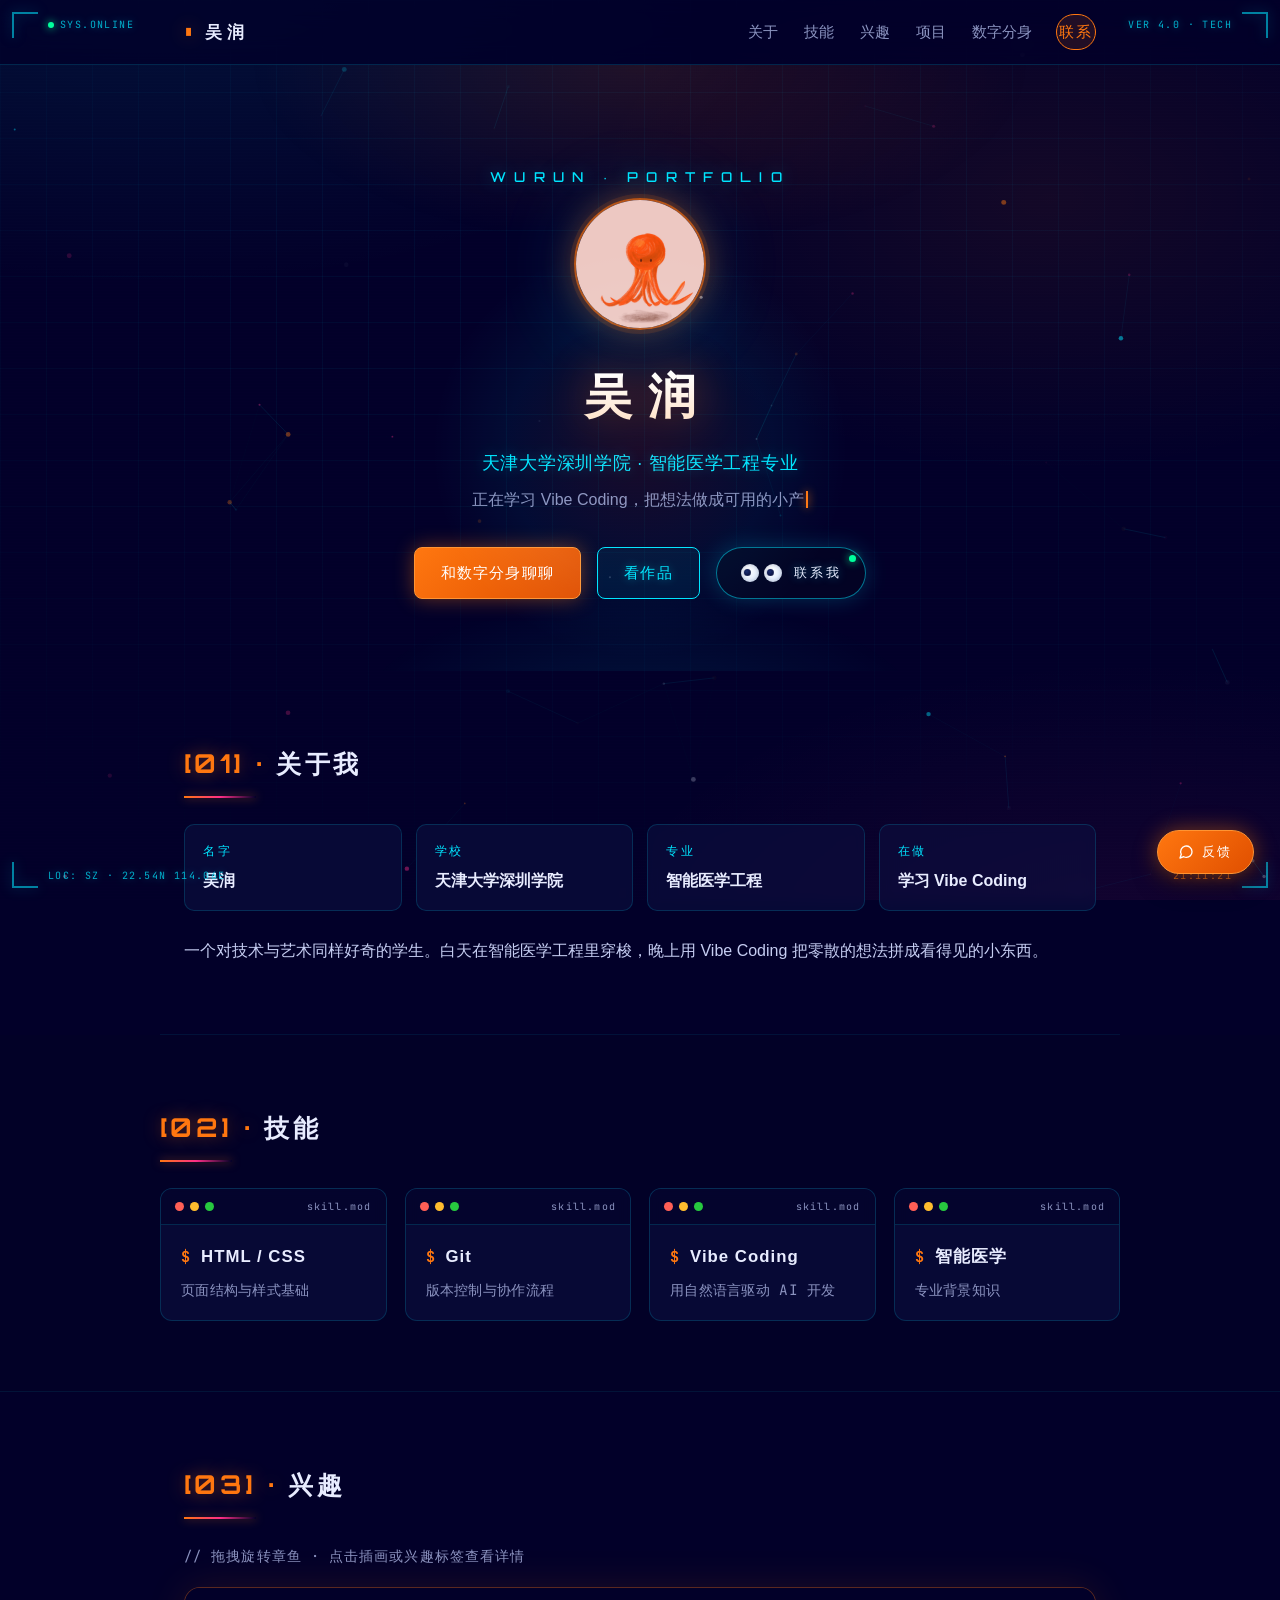
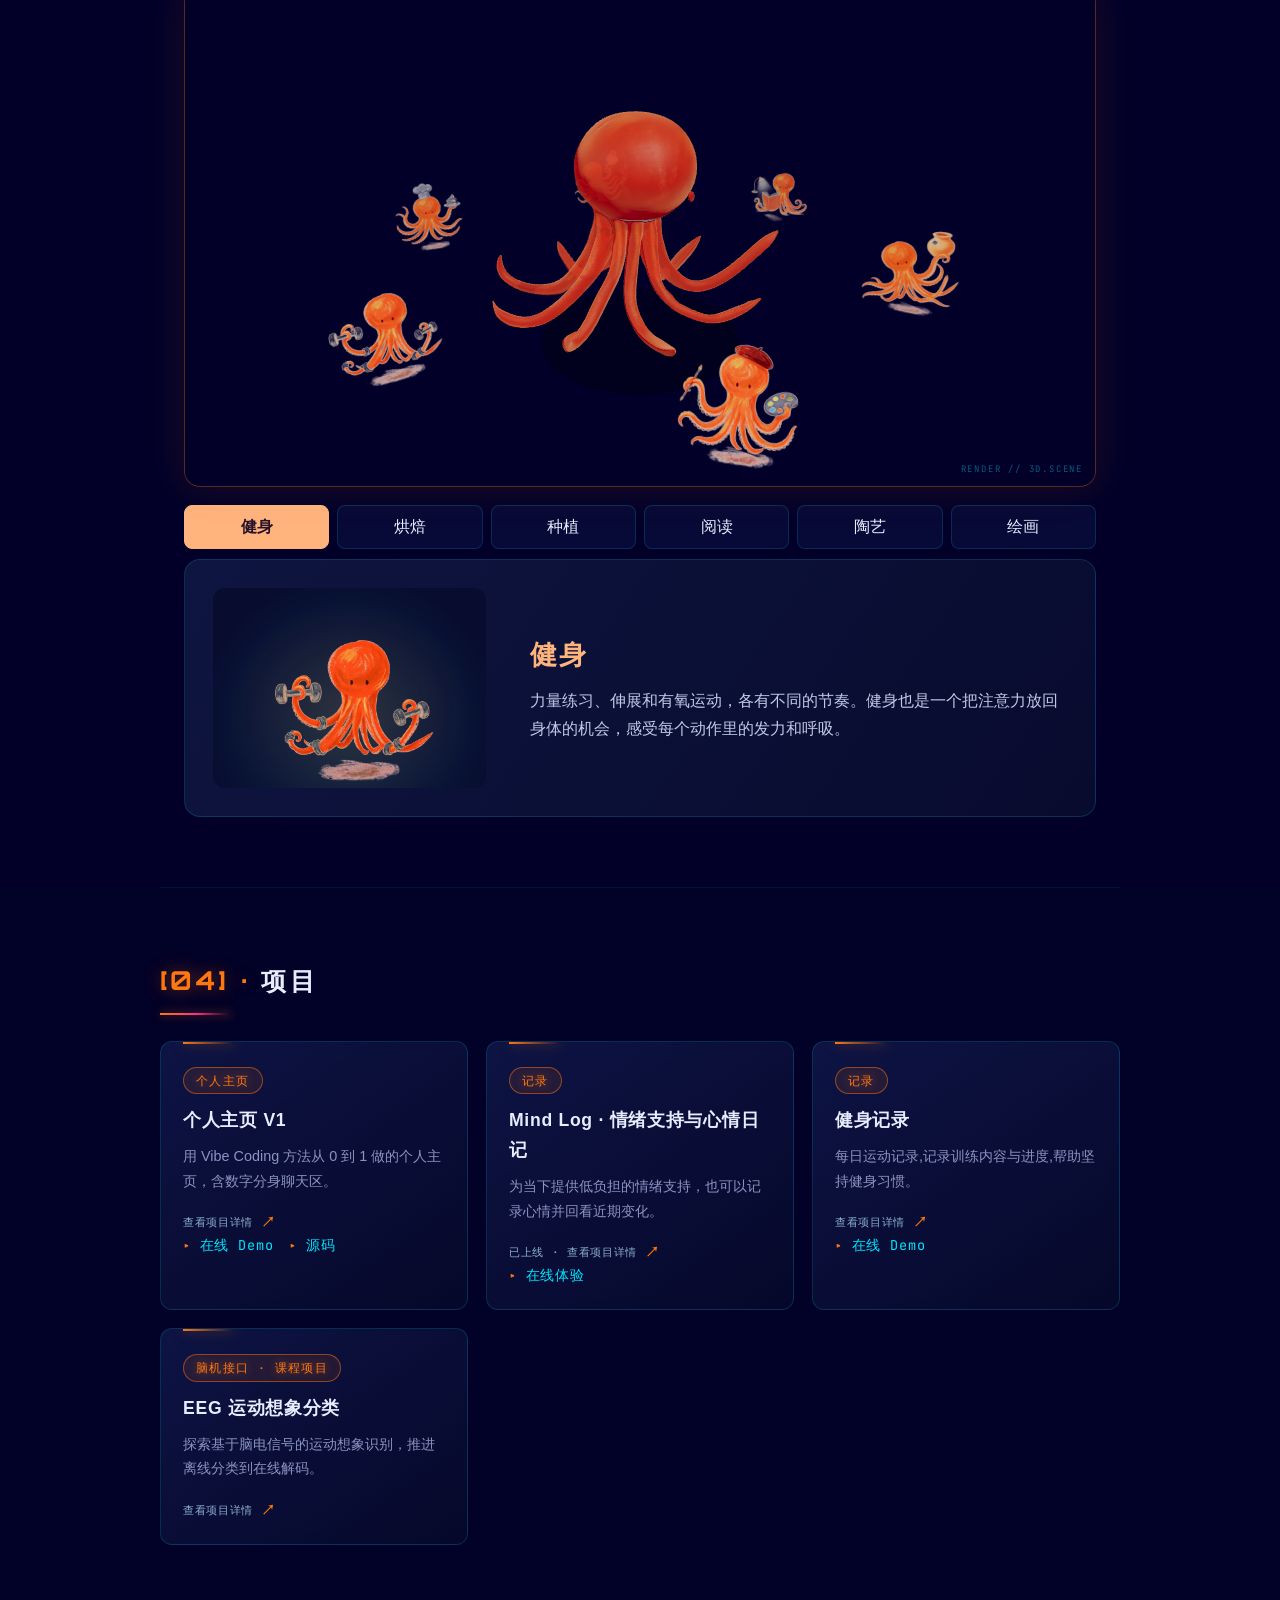
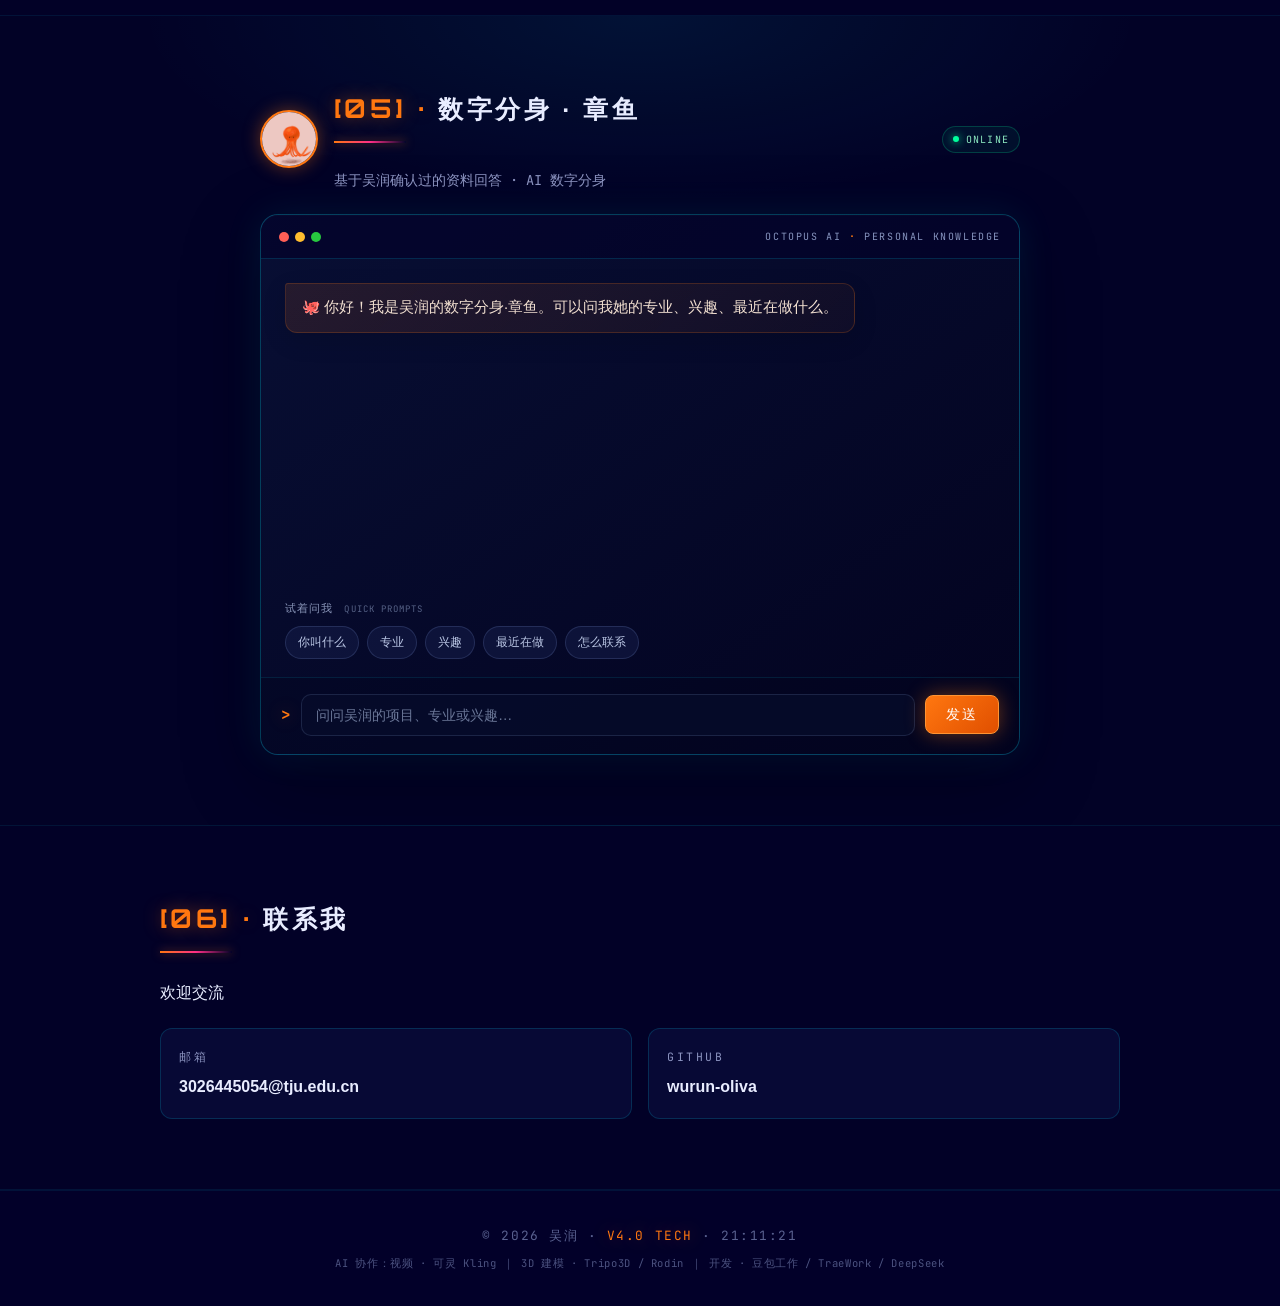
<file: index.html>
<!DOCTYPE html>
<html lang="zh-CN">
<head>
  <meta charset="UTF-8">
  <meta name="viewport" content="width=device-width, initial-scale=1.0">
  <title>吴润 · 个人主页</title>
  <link rel="stylesheet" href="style.css?v=2.18">
</head>
<body>

  <!-- 滚动进度条 -->
  <div class="scroll-progress" id="scrollProgress"></div>

  <!-- 鼠标跟随辉光 -->
  <div id="cursor-glow" aria-hidden="true"></div>

  <!-- 粒子背景 -->
  <canvas id="particles" aria-hidden="true"></canvas>

  <!-- HUD 框架 -->
  <div class="hud" aria-hidden="true">
    <span class="corner c-tl"></span>
    <span class="corner c-tr"></span>
    <span class="corner c-bl"></span>
    <span class="corner c-br"></span>
    <span class="hud-badge top-left"><span class="dot"></span>SYS.ONLINE</span>
    <span class="hud-badge top-right">VER 4.0 · TECH</span>
    <span class="hud-badge bottom-left">LOC: SZ · 22.54N 114.06E</span>
    <span class="hud-badge bottom-right" id="hudClock">--:--:--</span>
  </div>

  <!-- 开屏视频优先；无法自动播放时用章鱼 CSS/SVG 背景兜底 -->
  <div class="intro-overlay no-video" id="introOverlay">
    <video class="intro-video" id="introVideo" autoplay muted playsinline loop preload="auto" aria-hidden="true">
      <source src="intro.mp4" type="video/mp4">
    </video>
    <!-- 移动端或浏览器拦截视频时显示动态背景 -->
    <div class="no-video-orb orb-cyan" aria-hidden="true"></div>
    <div class="no-video-orb orb-orange" aria-hidden="true"></div>
    <div class="no-video-octo" aria-hidden="true">
      <svg class="octo" viewBox="0 0 400 400" xmlns="http://www.w3.org/2000/svg">
        <defs>
          <linearGradient id="nvSkin" x1="0" y1="0" x2="0" y2="1">
            <stop offset="0" stop-color="#0d2b66"/>
            <stop offset="1" stop-color="#020029"/>
          </linearGradient>
          <radialGradient id="nvHaloG" cx=".5" cy=".5" r=".5">
            <stop offset="0" stop-color="rgba(0,229,255,.55)"/>
            <stop offset="1" stop-color="rgba(0,229,255,0)"/>
          </radialGradient>
        </defs>
        <circle class="halo" cx="200" cy="175" r="150" fill="url(#nvHaloG)"/>
        <g class="tent t-1"><path d="M178 262 C 168 300, 150 320, 138 348 C 132 362, 150 362, 156 348 C 164 328, 178 306, 188 268 Z" fill="url(#nvSkin)"/></g>
        <g class="tent t-2"><path d="M200 268 C 198 306, 192 332, 188 360 C 186 374, 208 374, 206 360 C 203 332, 210 306, 214 268 Z" fill="url(#nvSkin)"/></g>
        <g class="tent t-3"><path d="M222 262 C 232 300, 250 320, 262 348 C 268 362, 250 362, 244 348 C 236 328, 222 306, 212 268 Z" fill="url(#nvSkin)"/></g>
        <g class="tent t-4"><path d="M162 246 C 138 270, 118 290, 98 308 C 86 320, 104 334, 116 322 C 134 306, 152 284, 172 258 Z" fill="url(#nvSkin)"/></g>
        <g class="tent t-5"><path d="M238 246 C 262 270, 282 290, 302 308 C 314 320, 296 334, 284 322 C 266 306, 248 284, 228 258 Z" fill="url(#nvSkin)"/></g>
        <g class="tent t-6"><path d="M150 220 C 118 226, 92 238, 66 252 C 52 258, 58 276, 74 270 C 98 260, 126 250, 158 238 Z" fill="url(#nvSkin)"/></g>
        <g class="tent t-7"><path d="M250 220 C 282 226, 308 238, 334 252 C 348 258, 342 276, 326 270 C 302 260, 274 250, 242 238 Z" fill="url(#nvSkin)"/></g>
        <g class="tent t-8"><path d="M200 202 C 200 234, 196 258, 190 282 C 188 296, 212 296, 210 282 C 206 258, 210 234, 210 202 Z" fill="url(#nvSkin)"/></g>
        <path d="M200 108 C 262 108, 304 148, 304 198 C 304 248, 262 272, 200 272 C 138 272, 96 248, 96 198 C 96 148, 138 108, 200 108 Z" fill="url(#nvSkin)" stroke="rgba(0,229,255,.6)" stroke-width="2.5"/>
        <g fill="rgba(0,229,255,.5)">
          <circle cx="176" cy="246" r="3.4"/><circle cx="200" cy="252" r="3.4"/><circle cx="224" cy="246" r="3.4"/>
          <circle cx="186" cy="228" r="3"/><circle cx="214" cy="228" r="3"/>
        </g>
        <ellipse class="eye" cx="170" cy="188" rx="16" ry="22" fill="#020029" stroke="rgba(0,229,255,.85)" stroke-width="2.5"/>
        <ellipse class="eye eye-r" cx="230" cy="188" rx="16" ry="22" fill="#020029" stroke="rgba(0,229,255,.85)" stroke-width="2.5"/>
        <circle class="eye" cx="174" cy="190" r="5" fill="#00E5FF"/>
        <circle class="eye eye-r" cx="226" cy="190" r="5" fill="#00E5FF"/>
        <ellipse cx="200" cy="138" rx="52" ry="16" fill="rgba(255,255,255,.06)"/>
      </svg>
    </div>
    <div class="intro-content">
      <div class="boot-window">
        <div class="boot-title"><span>WURUN://BOOT</span><span class="dots"><span></span><span></span><span></span></span></div>
        <div class="boot-log" id="bootLog"></div>
        <div class="boot-progress"><div class="bar" id="bootBar"></div></div>
        <div class="boot-status" id="bootStatus">STANDBY...</div>
        <button class="intro-link" id="introLink">建 立 链 接</button>
      </div>
    </div>
    <button class="intro-skip" id="introSkip" aria-label="跳过动画">跳过 →</button>
    <span class="intro-ai-badge" aria-label="本开屏动画由 AI 生成">AI 生成</span>
  </div>

  <!-- 侧边目录栏 -->
  <nav class="toc" id="toc" aria-label="页面目录">
    <a href="#about" class="toc-link" data-target="about"><span class="toc-line"></span><span class="toc-text">关于</span></a>
    <a href="#skills" class="toc-link" data-target="skills"><span class="toc-line"></span><span class="toc-text">技能</span></a>
    <a href="#interests" class="toc-link" data-target="interests"><span class="toc-line"></span><span class="toc-text">兴趣</span></a>
    <a href="#projects" class="toc-link" data-target="projects"><span class="toc-line"></span><span class="toc-text">项目</span></a>
    <a href="#twin" class="toc-link" data-target="twin"><span class="toc-line"></span><span class="toc-text">数字分身</span></a>
    <a href="#contact" class="toc-link" data-target="contact"><span class="toc-line"></span><span class="toc-text">联系</span></a>
  </nav>

  <!-- 顶部锚点导航 -->
  <header class="nav">
    <div class="nav-inner">
      <a href="#top" class="nav-brand">吴润</a>
      <nav class="nav-links" aria-label="主导航">
        <a href="#about">关于</a>
        <a href="#skills">技能</a>
        <a href="#interests">兴趣</a>
        <a href="#projects">项目</a>
        <a href="#twin">数字分身</a>
        <a href="#contact" class="nav-cta">联系</a>
      </nav>
    </div>
  </header>

  <!-- Hero -->
  <section id="top" class="hero">
    <div class="hero-inner">
      <p class="hero-en">WURUN · PORTFOLIO</p>
      <img src="avatar.jpg" alt="吴润头像" class="avatar">
      <h1>吴润</h1>
      <p class="hero-tagline">天津大学深圳学院 · 智能医学工程专业</p>
          <p class="hero-sub"><span id="typedLine"></span><span class="typed-caret"></span></p>
      <div class="hero-cta">
        <a href="#twin" class="btn btn-primary">和数字分身聊聊</a>
        <a href="#projects" class="btn btn-ghost">看作品</a>
        <a href="#contact" class="eye-cta" id="eyeCta" aria-label="跳转到联系方式">
          <span class="eye-cta-dot" aria-hidden="true"></span>
          <span class="eye-cta-eyes" aria-hidden="true">
            <span class="eye"><span class="pupil"></span></span>
            <span class="eye"><span class="pupil"></span></span>
          </span>
          <span class="eye-cta-text">联系我</span>
        </a>
      </div>
    </div>
  </section>

  <!-- 关于我 -->
  <section id="about" class="section">
    <h2>关于我</h2>
    <div class="about-grid">
      <div class="info-item reveal">
        <span class="info-label">名字</span>
        <span class="info-value">吴润</span>
      </div>
      <div class="info-item reveal">
        <span class="info-label">学校</span>
        <span class="info-value">天津大学深圳学院</span>
      </div>
      <div class="info-item reveal">
        <span class="info-label">专业</span>
        <span class="info-value">智能医学工程</span>
      </div>
      <div class="info-item reveal">
        <span class="info-label">在做</span>
        <span class="info-value">学习 Vibe Coding</span>
      </div>
    </div>
    <p class="about-bio reveal">一个对技术与艺术同样好奇的学生。白天在智能医学工程里穿梭，晚上用 Vibe Coding 把零散的想法拼成看得见的小东西。</p>
  </section>

  <!-- 技能 -->
  <section id="skills" class="section section-alt">
    <h2>技能</h2>
    <div class="skill-grid">
      <div class="skill-card reveal">
        <div class="win-bar"><span></span><span></span><span></span><em>skill.mod</em></div>
        <div class="win-body">
          <h3>HTML / CSS</h3>
          <p>页面结构与样式基础</p>
        </div>
      </div>
      <div class="skill-card reveal">
        <div class="win-bar"><span></span><span></span><span></span><em>skill.mod</em></div>
        <div class="win-body">
          <h3>Git</h3>
          <p>版本控制与协作流程</p>
        </div>
      </div>
      <div class="skill-card reveal">
        <div class="win-bar"><span></span><span></span><span></span><em>skill.mod</em></div>
        <div class="win-body">
          <h3>Vibe Coding</h3>
          <p>用自然语言驱动 AI 开发</p>
        </div>
      </div>
      <div class="skill-card reveal">
        <div class="win-bar"><span></span><span></span><span></span><em>skill.mod</em></div>
        <div class="win-body">
          <h3>智能医学</h3>
          <p>专业背景知识</p>
        </div>
      </div>
    </div>
  </section>

  <!-- 兴趣 · 3D 章鱼画廊 -->
  <section id="interests" class="section">
    <h2>兴趣</h2>
    <p class="section-sub">// 拖拽旋转章鱼 · 点击插画或兴趣标签查看详情</p>
    <div class="gallery-wrap" id="galleryWrap">
      <canvas id="galleryCanvas"></canvas>
      <img class="gallery-fallback" src="octopus.jpg" alt="橙色章鱼插画" loading="lazy" decoding="async">
    </div>
    <div class="interest-browser" id="interestBrowser">
      <div class="interest-picker" role="group" aria-label="选择兴趣">
        <button type="button" aria-controls="interest-fitness" aria-pressed="true">健身</button>
        <button type="button" aria-controls="interest-baking" aria-pressed="false">烘焙</button>
        <button type="button" aria-controls="interest-planting" aria-pressed="false">种植</button>
        <button type="button" aria-controls="interest-reading" aria-pressed="false">阅读</button>
        <button type="button" aria-controls="interest-pottery" aria-pressed="false">陶艺</button>
        <button type="button" aria-controls="interest-painting" aria-pressed="false">绘画</button>
      </div>
      <div aria-live="polite" aria-atomic="true">
        <article class="interest-detail" id="interest-fitness">
          <figure class="interest-art"><img src="octopus-1.webp" alt="举着哑铃的章鱼" width="1280" height="1280" loading="lazy" decoding="async"></figure>
          <div class="interest-copy">
            <h3>健身</h3>
            <p>力量练习、伸展和有氧运动，各有不同的节奏。健身也是一个把注意力放回身体的机会，感受每个动作里的发力和呼吸。</p>
          </div>
        </article>
        <article class="interest-detail" id="interest-baking" hidden>
          <figure class="interest-art"><img src="octopus-2.webp" alt="戴厨师帽、端着蛋糕的章鱼" width="1280" height="1280" loading="lazy" decoding="async"></figure>
          <div class="interest-copy">
            <h3>烘焙</h3>
            <p>从称量、搅拌到送进烤箱，每一步都会改变最后的口感。看着面糊慢慢成形，也是烘焙的乐趣。</p>
          </div>
        </article>
        <article class="interest-detail" id="interest-planting" hidden>
          <figure class="interest-art"><img src="octopus-3.webp" alt="给盆栽浇水的章鱼" width="1280" height="1280" loading="lazy" decoding="async"></figure>
          <div class="interest-copy">
            <h3>种植</h3>
            <p>光照、水分和季节都会影响一株植物。看看叶子朝哪边长，等一片新叶舒展开，就能发现这些慢慢发生的变化。</p>
          </div>
        </article>
        <article class="interest-detail" id="interest-reading" hidden>
          <figure class="interest-art"><img src="octopus-4.webp" alt="在台灯下读书的章鱼" width="1280" height="1280" loading="lazy" decoding="async"></figure>
          <div class="interest-copy">
            <h3>阅读</h3>
            <p>在故事里跟着别人看世界，也可以在一本书里顺着一个问题读下去。翻开书，就多了一个观察日常的角度。</p>
          </div>
        </article>
        <article class="interest-detail" id="interest-pottery" hidden>
          <figure class="interest-art"><img src="octopus-5.webp" alt="托着陶罐的章鱼" width="1280" height="1280" loading="lazy" decoding="async"></figure>
          <div class="interest-copy">
            <h3>陶艺</h3>
            <p>用手感受泥土的软硬，一点点把它捏成器皿。指尖留下的纹路，也是每件陶作的一部分。</p>
          </div>
        </article>
        <article class="interest-detail" id="interest-painting" hidden>
          <figure class="interest-art"><img src="octopus-6.webp" alt="拿着画笔和调色盘的章鱼" width="1280" height="1280" loading="lazy" decoding="async"></figure>
          <div class="interest-copy">
            <h3>绘画</h3>
            <p>用线条抓住轮廓，用色彩留下氛围。一张画可以从一个很小的观察开始，比如桌面上的影子，或者天色刚变暗时的蓝。</p>
          </div>
        </article>
      </div>
    </div>
  </section>

  <!-- 项目 -->
  <section id="projects" class="section section-alt">
    <h2>项目</h2>
    <div class="project-grid">
      <article class="project-card reveal">
        <button class="project-detail-trigger" type="button" data-project="portfolio" aria-label="查看个人主页项目详情">
        <div class="project-tag">个人主页</div>
        <h3>个人主页 V1</h3>
        <p>用 Vibe Coding 方法从 0 到 1 做的个人主页，含数字分身聊天区。</p>
        <span class="project-detail-hint">查看项目详情 <b>↗</b></span>
        </button>
        <div class="project-links">
          <a href="https://wurun-oliva.github.io/vibe-coding-projects/" class="link" target="_blank" rel="noopener noreferrer">在线 Demo</a>
          <a href="https://github.com/wurun-oliva/vibe-coding-projects" class="link" target="_blank" rel="noopener noreferrer">源码</a>
        </div>
      </article>
      <article class="project-card reveal">
        <button class="project-detail-trigger" type="button" data-project="mindlog" aria-label="查看 Mind Log 项目详情">
        <div class="project-tag">记录</div>
        <h3>Mind Log · 情绪支持与心情日记</h3>
        <p>为当下提供低负担的情绪支持，也可以记录心情并回看近期变化。</p>
        <span class="project-detail-hint">已上线 · 查看项目详情 <b>↗</b></span>
        </button>
        <div class="project-links">
          <a href="mind-log.html" class="link">在线体验</a>
        </div>
      </article>
      <article class="project-card reveal">
        <button class="project-detail-trigger" type="button" data-project="fitness" aria-label="查看健身记录项目详情">
        <div class="project-tag">记录</div>
        <h3>健身记录</h3>
        <p>每日运动记录,记录训练内容与进度,帮助坚持健身习惯。</p>
        <span class="project-detail-hint">查看项目详情 <b>↗</b></span>
        </button>
        <div class="project-links">
          <a href="sport-tracker.html" class="link">在线 Demo</a>
        </div>
      </article>
      <article class="project-card reveal project-card-eeg">
        <button class="project-detail-trigger" type="button" data-project="eeg" aria-label="查看 EEG 分类项目详情">
          <div class="project-tag">脑机接口 · 课程项目</div>
          <h3>EEG 运动想象分类</h3>
          <p>探索基于脑电信号的运动想象识别，推进离线分类到在线解码。</p>
          <span class="project-detail-hint">查看项目详情 <b>↗</b></span>
        </button>
      </article>
    </div>
  </section>

  <div class="project-modal" id="projectModal" role="dialog" aria-modal="true" aria-labelledby="projectModalTitle" aria-hidden="true">
    <div class="project-modal-panel">
      <button class="project-modal-close" id="projectModalClose" type="button" aria-label="关闭项目详情">×</button>
      <p class="project-modal-eyebrow" id="projectModalEyebrow">PROJECT / DETAIL</p>
      <h2 id="projectModalTitle"></h2>
      <p class="project-modal-summary" id="projectModalSummary"></p>
      <div class="project-modal-content" id="projectModalContent"></div>
      <div class="project-modal-links" id="projectModalLinks"></div>
    </div>
  </div>

  <!-- 数字分身聊天区 -->
  <section id="twin" class="section twin-section">
    <div class="twin-header reveal">
      <img src="octopus.jpg" alt="章鱼虚拟形象" class="twin-avatar" loading="lazy">
      <div>
        <h2>数字分身 · 章鱼</h2>
        <p class="twin-hint">基于吴润确认过的资料回答 · AI 数字分身</p>
      </div>
      <span class="twin-live"><i></i> ONLINE</span>
    </div>
    <div class="twin-window reveal">
      <div class="win-bar"><span></span><span></span><span></span><em>OCTOPUS AI <b>·</b> PERSONAL KNOWLEDGE</em></div>
      <div class="chat-box" id="chatBox">
        <div class="msg msg-bot">你好！我是吴润的数字分身·章鱼。可以问我她的专业、兴趣、最近在做什么。</div>
      </div>
      <div class="chat-quick-label">试着问我 <span>QUICK PROMPTS</span></div>
      <div class="chat-quick">
        <button class="chip" data-q="你叫什么">你叫什么</button>
        <button class="chip" data-q="专业">专业</button>
        <button class="chip" data-q="兴趣">兴趣</button>
        <button class="chip" data-q="最近在做">最近在做</button>
        <button class="chip" data-q="联系">怎么联系</button>
      </div>
      <form class="chat-input" id="chatForm">
        <input type="text" id="chatInput" placeholder="问问吴润的项目、专业或兴趣…" autocomplete="off" maxlength="2000" aria-label="输入你想问数字分身的问题">
        <button type="submit" class="btn btn-primary">发送</button>
      </form>
    </div>
  </section>

  <!-- 联系 -->
  <section id="contact" class="section section-alt">
    <h2>联系我</h2>
    <p>欢迎交流</p>
    <div class="contact-grid">
      <div class="contact-item reveal">
        <span class="contact-label">邮箱</span>
        <a href="mailto:3026445054@tju.edu.cn" class="contact-value">3026445054@tju.edu.cn</a>
      </div>
      <div class="contact-item reveal">
        <span class="contact-label">GitHub</span>
        <a href="https://github.com/wurun-oliva" class="contact-value" target="_blank" rel="noopener">wurun-oliva</a>
      </div>
    </div>
  </section>

  <footer class="footer">
    <p>© 2026 吴润 · <span class="ver">V4.0 TECH</span> · <span id="footerClock">--:--:--</span></p>
    <p class="footer-ai">AI 协作：视频 · 可灵 Kling ｜ 3D 建模 · Tripo3D / Rodin ｜ 开发 · 豆包工作 / TraeWork / DeepSeek</p>
  </footer>

  <!-- 反馈入口 -->
  <button class="fb-open" id="fbOpen" aria-label="留下反馈">
    <svg class="fb-open-icon" viewBox="0 0 24 24" width="16" height="16" fill="none" stroke="currentColor" stroke-width="2" stroke-linecap="round" stroke-linejoin="round" aria-hidden="true">
      <path d="M21 11.5a8.38 8.38 0 0 1-8.5 8.5 8.5 8.5 0 0 1-3.8-.9L3 21l1.9-5.7a8.5 8.5 0 1 1 16.1-3.8z"/>
    </svg>
    <span>反馈</span>
  </button>

  <!-- 反馈弹窗 -->
  <div class="fb-modal" id="fbModal" role="dialog" aria-modal="true" aria-labelledby="fbTitle">
    <div class="fb-panel">
      <div class="win-bar"><span></span><span></span><span></span><em>feedback.log</em></div>
      <button class="fb-close" id="fbClose" aria-label="关闭">✕</button>
      <h3 id="fbTitle">反馈</h3>
      <p class="fb-note">你的反馈不会公开，只有我能看到。</p>
      <p class="fb-hint">可以说说：哪里看不懂、哪里不好找，或哪里让你眼前一亮。</p>
      <form class="fb-form" id="fbForm" novalidate>
        <label class="fb-field">
          <span>昵称 <em>（可选）</em></span>
          <input type="text" name="name" maxlength="20" placeholder="怎么称呼你？" autocomplete="off">
        </label>
        <div class="fb-row">
          <label class="fb-field">
            <span>关系</span>
            <select name="relation">
              <option>同学</option>
              <option>老师</option>
              <option>家人</option>
              <option>朋友</option>
              <option>同事</option>
              <option>其他</option>
              <option>不便透露</option>
            </select>
          </label>
          <label class="fb-field">
            <span>设备</span>
            <select name="device">
              <option>电脑</option>
              <option>手机</option>
              <option>平板</option>
              <option>其他</option>
            </select>
          </label>
        </div>
        <label class="fb-field">
          <span>反馈内容 <em>*</em></span>
          <textarea name="message" rows="4" maxlength="500" placeholder="写下你想说的…" required></textarea>
        </label>
        <div class="fb-status" id="fbStatus" role="status"></div>
        <button type="submit" class="btn btn-primary fb-submit" id="fbSubmit">发送反馈</button>
      </form>
    </div>
  </div>

  <script src="app.js?v=2.13"></script>
  <script src="effects.js?v=2.8"></script>
  <script src="libs/supabase/supabase.min.js"></script>
  <script src="feedback.js?v=1"></script>
  <script src="interests.js?v=1" defer></script>
  <script type="module" src="gallery.js?v=5"></script>
  <script>
    /* 预览钩子：?nv 强制显示无视频降级开屏（正常访问无影响） */
    if (new URLSearchParams(location.search).has('nv')) {
      var _o = document.getElementById('introOverlay');
      var _v = document.getElementById('introVideo');
      if (_v) { _v.pause(); _v.style.display = 'none'; }
      _o.classList.add('no-video');
      setInterval(function () {
        _o.classList.remove('hidden');
        _o.style.display = 'flex';
      }, 200);
    }
  </script>
</body>
</html>
</file>
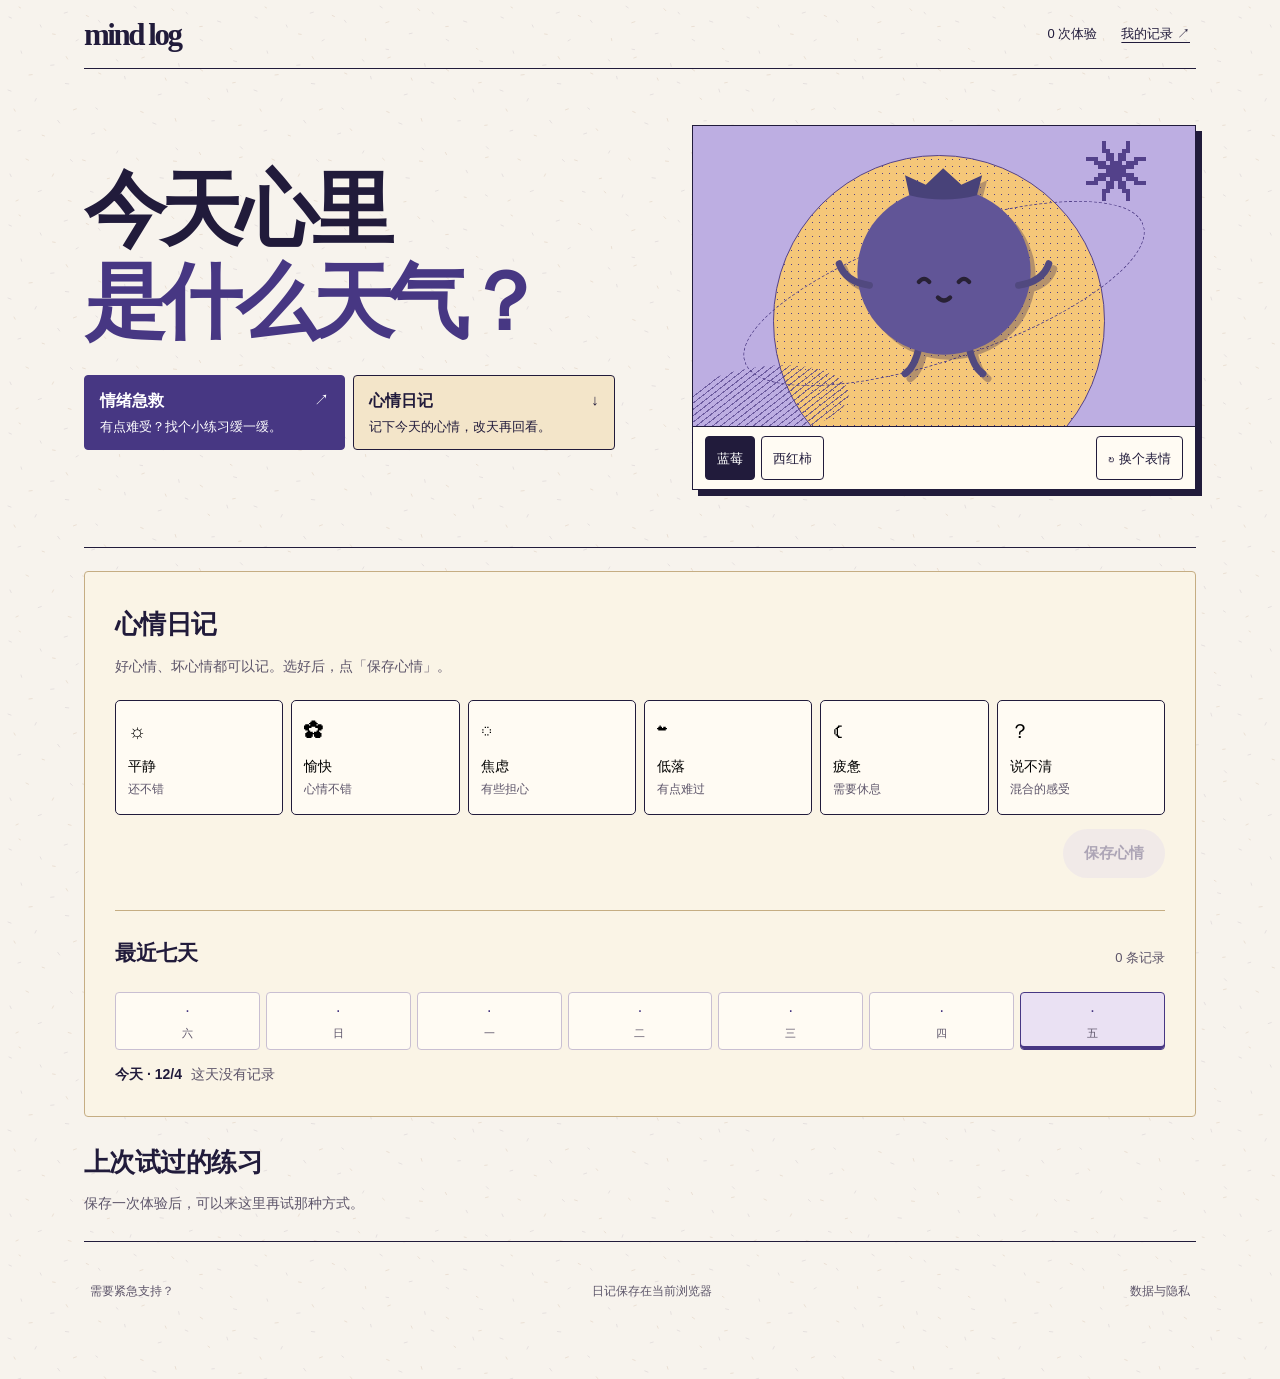
<file: mind-log.html>
<!doctype html>
<html lang="zh-CN">
<head><!--LOCAL_AI_TOKEN-->
<meta charset="utf-8">
<meta name="viewport" content="width=device-width,initial-scale=1">
<meta name="theme-color" content="#f7f3ed">
<title>Mind Log · 给此刻一点空间</title>
<style>
:root{--bg:#f6f3ee;--paper:#fffefa;--ink:#282923;--muted:#77796f;--line:#e8e4dc;--green:#526c5b;--green2:#e8eee8;--coral:#d47e68;--coral2:#f7e9e3;--blue:#e9eef2;--shadow:0 18px 55px #29291f0b}
*{box-sizing:border-box}body{margin:0;background:var(--bg);color:var(--ink);font:15px/1.65 -apple-system,BlinkMacSystemFont,"Segoe UI","PingFang SC","Microsoft YaHei",sans-serif}
button,input,textarea{font:inherit}button{cursor:pointer}.shell{max-width:1080px;margin:auto;padding:24px 28px 70px}.top{display:flex;align-items:center;justify-content:space-between;margin-bottom:54px}.brand{display:flex;gap:11px;align-items:center;font-weight:650;letter-spacing:.02em}.mark{width:30px;height:30px;border-radius:11px;background:var(--green);display:grid;place-items:center;color:white;font-size:16px}.top-right{display:flex;align-items:center;gap:18px;color:var(--muted);font-size:13px}.textbtn{border:0;background:none;color:var(--muted);padding:6px}.textbtn:hover{color:var(--ink)}
main{max-width:760px;margin:0 auto}.eyebrow{font-size:11px;letter-spacing:.16em;text-transform:uppercase;color:var(--green);font-weight:700}.hero{margin-bottom:30px}.hero h1{font-size:clamp(34px,6vw,54px);line-height:1.16;letter-spacing:-.045em;font-weight:570;margin:13px 0 15px}.hero p{color:var(--muted);max-width:540px;margin:0;font-size:16px}.panel{background:var(--paper);border:1px solid var(--line);border-radius:24px;padding:30px;box-shadow:var(--shadow);margin-bottom:18px}.panel h2{font-size:21px;font-weight:600;letter-spacing:-.02em;margin:0 0 8px}.sub{overflow-wrap:anywhere;color:var(--muted);font-size:14px;margin:0 0 22px}.entry-grid{display:grid;grid-template-columns:1.1fr .9fr;gap:15px}.entry-card{border:1px solid var(--line);border-radius:18px;padding:20px;background:#fff;min-height:156px;display:flex;flex-direction:column;align-items:flex-start;text-align:left;transition:.2s}.entry-card:hover,.choice:hover{border-color:#a9b8aa;transform:translateY(-2px)}.entry-card .symbol{font-size:22px;margin-bottom:12px}.entry-card strong{font-size:16px;font-weight:600}.entry-card span:last-child{font-size:13px;color:var(--muted);margin-top:5px}.moods{display:grid;grid-template-columns:repeat(3,1fr);gap:10px}.choice{border:1px solid var(--line);background:#fff;border-radius:15px;padding:14px 12px;text-align:left;transition:.2s}.choice .emoji{font-size:20px;display:block;margin-bottom:6px}.choice strong{font-size:14px;font-weight:580}.choice small{display:block;color:var(--muted);font-size:12px;margin-top:2px}.choice.selected{border:1.5px solid var(--green);background:var(--green2)}
textarea{width:100%;resize:vertical;min-height:125px;border:1px solid var(--line);border-radius:15px;padding:15px;background:#fffefa;outline:none;line-height:1.7}textarea:focus,input:focus{border-color:#8ca08f;box-shadow:0 0 0 3px #526c5b12}input[type=range]{width:100%;accent-color:var(--green)}.row{display:flex;align-items:center;justify-content:space-between;gap:12px}.btn{border:0;border-radius:999px;padding:12px 21px;background:var(--green);color:#fff;font-weight:600;transition:.2s}.btn:hover{background:#405748;transform:translateY(-1px)}.btn.secondary{background:var(--green2);color:var(--green)}.btn.ghost{background:transparent;color:var(--muted);border:1px solid var(--line)}.btn:disabled{opacity:.4;cursor:not-allowed;transform:none}.actions{display:flex;gap:10px;flex-wrap:wrap;margin-top:20px}.hidden{display:none!important}.back{border:0;background:none;color:var(--muted);padding:0;margin-bottom:20px}.scoreline{display:flex;justify-content:space-between;align-items:center;margin:15px 0 8px}.score{font-size:34px;font-weight:600;color:var(--green);font-variant-numeric:tabular-nums}.hint{color:var(--muted);font-size:13px}.recommend{background:var(--green2);border-radius:18px;padding:20px;margin:18px 0}.recommend .tag{font-size:11px;color:var(--green);font-weight:700;letter-spacing:.08em}.recommend h3{font-size:21px;margin:6px 0;font-weight:620}.recommend p{margin:0;color:#59645b;font-size:14px}.method-list{display:grid;gap:9px;margin-top:14px}.method{border:1px solid var(--line);background:white;border-radius:14px;padding:13px 15px;text-align:left}.method.active{border-color:var(--green);background:#f4f7f3}.method strong{display:block;font-size:14px}.method small{color:var(--muted)}.step-count{font-size:12px;color:var(--muted);letter-spacing:.08em}.guide{background:#f4f2ec;border-radius:20px;padding:25px;margin:20px 0;text-align:center}.guide .big{font-size:38px;margin-bottom:8px}.guide h3{font-size:22px;margin:4px 0 10px}.guide p{overflow-wrap:anywhere;color:#686a61;margin:0 auto;max-width:460px}.progress{height:4px;background:#e9e6de;border-radius:8px;overflow:hidden;margin:18px 0}.progress span{display:block;height:100%;background:var(--green);width:0;transition:.3s}.chat{display:grid;gap:12px;margin:18px 0}.bubble{padding:14px 16px;border-radius:17px;max-width:88%;background:#f0f1eb}.bubble.user{margin-left:auto;background:var(--green2)}.bubble p{margin:0}.rating{font-size:13px;color:var(--muted)}.rating strong{font-size:20px;color:var(--ink);margin-left:7px}.divider{height:1px;background:var(--line);margin:22px 0}.result{display:grid;grid-template-columns:1fr 1fr;gap:12px;margin:18px 0}.resultbox{padding:17px;background:#f5f3ed;border-radius:15px}.resultbox small{color:var(--muted)}.resultbox strong{display:block;font-size:27px;margin-top:5px}.delta{font-size:13px;color:var(--green);margin-top:6px}.notice{font-size:12px;color:var(--muted);margin-top:16px}.history-item{border-top:1px solid var(--line);padding:15px 0}.history-item:first-child{border-top:0}.history-item strong{font-size:14px}.history-item{overflow-wrap:anywhere}.history-item p{color:var(--muted);font-size:13px;margin:3px 0}.empty{color:var(--muted);font-size:14px;padding:18px 0}.footer{max-width:760px;margin:28px auto 0;color:#92938a;font-size:12px;display:flex;justify-content:space-between;gap:15px}.modal{position:fixed;inset:0;background:#20241f66;display:grid;place-items:center;padding:20px;z-index:5}.modalbox{background:var(--paper);border-radius:22px;padding:25px;max-width:520px;width:100%;max-height:85vh;overflow:auto}.modalbox h2{margin-top:0}.pill{display:inline-block;background:var(--coral2);color:#9c5b4b;border-radius:99px;padding:4px 10px;font-size:12px}
@media(max-width:650px){.shell{padding:17px 16px 45px}.top{margin-bottom:36px}.top-right{gap:8px}.panel{padding:21px;border-radius:20px}.entry-grid{grid-template-columns:1fr}.entry-card{min-height:125px}.moods{grid-template-columns:repeat(2,1fr)}.result{grid-template-columns:1fr 1fr}.footer{display:block}.hero h1{font-size:38px}}

.week-bars{display:flex;align-items:flex-end;gap:9px;height:92px;margin:18px 0 8px}
.week-day{flex:1;display:flex;flex-direction:column;align-items:center;gap:6px;height:100%;justify-content:flex-end}
.week-bar{width:100%;max-width:34px;min-height:5px;border-radius:8px 8px 3px 3px;background:#b9c7ba}
.week-day small{font-size:11px;color:var(--muted)}
.insight-line{background:#f2f3ed;border-radius:13px;padding:13px 15px;color:#59645b;font-size:13px;margin-top:12px}

/* B: editorial playground — 独立概念样式 */
:root{--bg:#f4efdf;--paper:#fbf8ef;--ink:#282637;--muted:#666276;--line:#cfc6cd;--green:#55488c;--green2:#e8e0f1;--coral:#c9796f;--coral2:#f4dfd8;--shadow:none}body{background:var(--bg);font-family:-apple-system,BlinkMacSystemFont,'PingFang SC',sans-serif}.shell{max-width:1320px;padding:0 5vw 65px}.top{height:74px;border-bottom:2px solid var(--ink);margin-bottom:0}.brand{font:900 25px Georgia;letter-spacing:-.08em}.mark{display:none}.top-right{color:var(--ink)}main{max-width:none}.demo-banner{background:#29263b;color:#fff;padding:9px 14px;margin:18px 0;font-size:12px}.hero{display:grid;grid-template-columns:1fr .8fr;min-height:370px;border-bottom:2px solid var(--ink);margin:0}.hero-copy{padding:60px 4vw 45px 0}.hero h1{font-family:'Songti SC',Georgia,serif;font-size:clamp(48px,6vw,86px);font-weight:600;letter-spacing:-.06em;line-height:1.15}.hero p{color:#555064}.hero-art{background:#c7bdda;display:grid;place-items:center;border-left:2px solid var(--ink);position:relative}.hero-art:before{content:'✳';position:absolute;top:14%;right:13%;font-size:38px;color:#f3d271}.hero-art svg{width:min(65%,290px);filter:drop-shadow(7px 7px 0 #6e62845c);transition:transform .25s}.hero-art[data-mood="焦虑"] svg{transform:rotate(5deg)}.hero-art[data-mood="疲惫"] svg{transform:rotate(-6deg)}.panel{border:0;border-radius:0;background:transparent;padding:32px 0;border-bottom:1px solid var(--ink);margin:0;box-shadow:none}.panel h2{font-family:'Songti SC',Georgia,serif;font-size:26px}.entry-grid{gap:0;border:1.5px solid var(--ink)}.entry-card{border:0;border-radius:0;background:transparent;min-height:145px}.entry-card+ .entry-card{border-left:1.5px solid var(--ink)}.entry-card:hover,.choice:hover{transform:none;background:#e4dced}.moods{gap:8px}.choice{border:1px solid var(--ink);border-radius:5px;background:transparent}.choice.selected{background:#ded3ed;border-color:var(--purple,#55488c)}.btn{background:#55488c}.btn:hover{background:#3d326f}.btn.secondary{background:#e4dced;color:#3d326f}.btn.ghost{border-color:#9891a2}.method{border-radius:4px;background:#f9f5ee}.method.active{border-color:#55488c;background:#e7ddf0}.recommend,.guide,.resultbox,.insight-line{border-radius:4px;background:#e3d9ee}.guide{border:1px solid #55488c}.bubble{background:#e5ddec}.bubble.user{background:#f2dfc7}.modalbox{border:2px solid var(--ink);border-radius:8px;background:#fbf8ef}.footer{max-width:none}.footer span{color:#5d566a}section:not(#home){max-width:820px;margin:45px auto 0}button:focus-visible,input:focus-visible,textarea:focus-visible,select:focus-visible,summary:focus-visible{outline:3px solid #d27c6b;outline-offset:3px}.resultSummary{overflow-wrap:anywhere}@media(max-width:700px){.shell{padding:0 5vw 40px}.top{height:64px}.top-right{gap:4px}.hero{display:flex;flex-direction:column;min-height:0}.hero-copy{padding:34px 0}.hero h1{font-size:48px}.hero-art{height:220px;border-left:0;border-top:2px solid var(--ink)}.hero-art svg{width:145px}.entry-grid{grid-template-columns:1fr 1fr}.entry-card{padding:16px 12px;min-height:145px}.moods{grid-template-columns:repeat(2,1fr)}.panel{padding:24px 0}section:not(#home){margin:30px auto 0}}@media(prefers-reduced-motion:reduce){*,*:before,*:after{animation:none!important;transition:none!important;scroll-behavior:auto!important}}

.mascot-wrap{display:grid;place-items:center}.hero-art .mascot-svg{width:min(65%,260px);filter:none}.mascot-body{fill:#68609c}.mascot-top{fill:#484279}.mascot-limb{fill:none;stroke:#51497f;stroke-width:8;stroke-linecap:round}.mascot-tomato .mascot-body{fill:#df6553}.mascot-tomato .mascot-top{fill:#758051}.mascot-tomato .mascot-limb{stroke:#b84e41}.mascot-picker{position:absolute;right:15px;bottom:12px;display:flex;gap:6px}.mascot-picker button{border:1px solid #5b4d72;background:#f8f3eb;color:#332c43;border-radius:999px;padding:6px 12px;min-height:36px}.mascot-picker button[aria-pressed="true"]{background:#403653;color:white}.feedback-companion{display:flex;align-items:center;gap:16px;background:#e8e0f1;padding:10px 16px;margin:12px 0 22px}.feedback-companion .mascot-svg{width:90px;flex:none}.feedback-companion p{margin:0;font-size:14px}.mascot-flower[hidden]{display:none}@media(max-width:700px){.hero-art .mascot-svg{width:145px}.mascot-picker{right:10px;bottom:8px}.feedback-companion .mascot-svg{width:75px}}
.return-note{display:flex;gap:14px;align-items:center;background:#f3e2aa;border:1px solid #aa9464;padding:18px;margin-bottom:18px}.return-note.hidden{display:none}.return-note-art{width:96px;flex:0 0 96px}.return-note-art svg{width:100%;height:auto}.return-note-copy{min-width:0}.return-note-copy strong{font-family:'Songti SC',Georgia,serif;font-size:19px}.return-note-copy p{margin:6px 0;overflow-wrap:anywhere}.return-note-copy .actions{margin-top:12px}@media(max-width:480px){.return-note{align-items:flex-start;padding:14px;gap:8px}.return-note-art{width:65px;flex-basis:65px}.return-note-copy .actions{gap:8px}.return-note-copy .btn{min-height:44px}}
.score-companion{display:flex;align-items:center;gap:18px;padding:18px;background:#eee7f2;margin-top:18px}.score-companion.hidden,.score-values .hidden{display:none}.score-companion #resultMascot{width:90px;flex:0 0 90px}.score-companion svg{width:100%;height:auto}.score-companion-content{min-width:0}.score-values{display:flex;flex-wrap:wrap;gap:20px;margin:10px 0}.score-values div{display:flex;align-items:baseline;gap:8px}.score-values strong{font-size:23px}.score-companion p{margin:4px 0}.score-companion .hint{line-height:1.5}@media(max-width:480px){.score-companion{gap:10px;padding:14px}.score-companion #resultMascot{width:65px;flex-basis:65px}.score-values{gap:10px}}
.support-paths{display:grid;grid-template-columns:1fr 1fr;gap:12px;margin-top:16px}.support-paths.single-path{grid-template-columns:1fr}.support-path{min-height:88px;border:1.5px solid var(--ink);border-radius:5px;background:#f9f5ee;color:var(--ink);padding:15px 17px;text-align:left;transition:background .2s,transform .2s}.support-path:hover{background:#e8e0f1;transform:translateY(-1px)}.support-path.primary{background:#55488c;color:#fff;border-color:#55488c}.support-path.primary:hover{background:#403571}.support-path strong{display:block;font-size:16px;margin-bottom:3px}.support-path small{display:block;font-size:12px;line-height:1.5;color:inherit;opacity:.78}.free-entry-footer{display:flex;gap:10px;flex-wrap:wrap;margin-top:14px}.ai-response{margin:18px 0 4px;padding:20px 22px;background:#f3e2aa;border:2px solid var(--ink);box-shadow:7px 7px 0 #55488c;position:relative}.ai-response-head{display:flex;align-items:center;gap:12px}.ai-response-head .eyebrow{color:#55488c}.ai-response-head strong{display:block;font-family:'Songti SC',Georgia,serif;font-size:20px;margin-top:1px}.ai-response-mark{width:46px;height:46px;flex:0 0 46px;border-radius:48% 52% 46% 54%;background:#68609c;position:relative;transform:rotate(-3deg)}.ai-response-mark:before{content:'••';position:absolute;left:14px;top:8px;color:#282135;font-size:14px;letter-spacing:5px}.ai-response-mark:after{content:'';position:absolute;left:17px;top:29px;width:13px;height:5px;border-bottom:2px solid #282135;border-radius:0 0 12px 12px}.ai-response-text{font-family:'Songti SC',Georgia,serif;font-size:20px;line-height:1.7;margin:16px 0 0;white-space:pre-wrap;overflow-wrap:anywhere}.ai-recommendation{margin-top:18px;padding:15px 17px;background:#fbf8ef;border:1px solid #8d839f}.ai-recommendation .eyebrow{margin-bottom:3px}.ai-recommendation strong{font-family:'Songti SC',Georgia,serif;font-size:21px}.ai-recommendation small{margin-left:8px;color:var(--muted)}.ai-recommendation p{margin:5px 0 0;color:var(--muted);font-size:13px}.ai-response-loading{background:#e8e0f1;box-shadow:7px 7px 0 #c9796f}.ai-response-loading .ai-response-mark{animation:ai-breathe 1.2s ease-in-out infinite}.ai-response-error{background:#f4dfd8;box-shadow:7px 7px 0 #9e6e68}.ai-response .actions{margin-top:16px}.ai-preview{white-space:pre-wrap;overflow-wrap:anywhere;background:#f1ece2;border-left:4px solid #55488c;padding:12px 14px;max-height:180px;overflow:auto}@keyframes ai-breathe{50%{transform:rotate(3deg) scale(1.06)}}
@media(max-width:700px){.support-paths{grid-template-columns:1fr}.support-path{min-height:76px}.ai-response{padding:17px 16px;box-shadow:4px 4px 0 #55488c}.ai-response-loading{box-shadow:4px 4px 0 #c9796f}.ai-response-error{box-shadow:4px 4px 0 #9e6e68}.ai-response-text{font-size:18px}.free-entry-footer .btn{min-height:44px}}@media(prefers-reduced-motion:reduce){.ai-response-loading .ai-response-mark{animation:none}}
.ai-correction{margin-top:18px;padding-top:16px;border-top:1px solid #8d839f}
.ai-correction label{display:block;font-weight:700;margin-bottom:8px}
.ai-correction textarea{min-height:76px}
.ai-correction-recap{overflow-wrap:anywhere;white-space:pre-wrap}
.ai-correction-status:empty{display:none}

/* The weather journal */
:root {
 --bg: #f7f3ed; --paper: #fffbf3; --ink: #211b3b; --muted: #5d556a;
 --line: #c9bfd2; --green: #473783; --green2: #eae1f3;
 --serif: 'Songti SC', 'Noto Serif CJK SC', 'SimSun', Georgia, serif;
}
/* Cotton-paper fibres. Inline tile keeps the texture available offline. */
body {
 background-image:url("data:image/svg+xml,%3Csvg xmlns%3D%22http%3A//www.w3.org/2000/svg%22 width%3D%22246%22 height%3D%22208%22 viewBox%3D%220 0 246 208%22%3E%3Cg fill%3D%22none%22 stroke-linecap%3D%22round%22%3E%3Cpath stroke%3D%22%236e6080%22 stroke-opacity%3D%22.18%22 stroke-width%3D%22.75%22 d%3D%22M9 17l2.3 1m29 7l.9 2.1m23-14l3.2-.9m31 8l1.6 2.1m34-16l2.2 1.5m27 26l2.9-.6m20-21l1.4 1.8m30 7l3.3 1.1M21 51l.7 2.3m29 12l3.3-.4m22-24l2.2-1.3m38 20l1.8 1.6m22-12l2.6.4m36 14l.6 2.8m21-27l2.4 1.4m31 20l3 .8M8 90l3 1.1m24 10l1.3-2.6m29-15l3.5.4m27 24l1.8 1.4m27-33l.6 2.6m33 16l3-.8m24-12l2.7 1.1m39 6l.8 2.8M18 131l2.7-.7m37-10l2 2.7m32 11l2.9-.9m22 20l1.2-2.2m35-28l3.1 1.2m20 24l1.9 1.8m34-29l2.6-.2m26 26l2.1 2.2M10 174l1.2 2.6m27 15l3.1-1.1m29-31l2.1 1.9m18 30l2.7.8m37 5l.9-2.5m29-17l3.4.5m26 13l2.8-.9m28-20l1.2 2.5m18 22l2 1.3%22/%3E%3Cpath stroke%3D%22%23ae7d52%22 stroke-opacity%3D%22.2%22 stroke-width%3D%22.85%22 d%3D%22M19 7l1.5.9m32 26l2.7.5m31-19l2.2 1.1m31 22l.4 2.2m20-18l3.1-1m29-13l1.8 1.9m26 16l2.6-.2m28 22l1.7 1M29 75l3.2-.4m34-18l1.4 2.4m31 14l2.2 1m41-16l2.5-.9m21 21l.9 2.1m34-11l2.4 1.7m30 12l2.7-.5M14 109l1.2 2.2m27 24l2.2.7m29-26l2.9-1.1m28 20l1.4 1.7m35-19l2.5 1m32 6l.8 2.7m32-23l1.7 1.2m29 26l2.5-.4M26 159l2.4 1.2m24 16l1.1-2.3m29-14l2.8.8m22 18l2.2-.5m27-20l1.9 1.8m35 1l3 .4m23-9l1.1 2.2m39 3l2.7-.6m-24 40l2 .5M16 201l2.2-1m50 .5l2.9.8m41-10l1.7 1.6m44 9l2.2-.4%22/%3E%3C/g%3E%3C/svg%3E");
 background-repeat:repeat;
}
.shell {max-width:1240px;padding-inline:clamp(16px,5vw,68px)}
.top {height:69px;border-bottom:1px solid var(--ink)}
.brand {font-size:31px;line-height:1}
.top-right .textbtn {min-height:44px;color:var(--ink);text-decoration:underline;text-underline-offset:4px}
.hero {
 display:grid;grid-template-columns:1fr minmax(0,.95fr);align-items:stretch;
 gap:clamp(26px,6vw,88px);min-height:0;margin:0;padding:clamp(24px,4.4vw,60px) 0;
 border-bottom:1px solid var(--ink);
}
.hero-copy {align-self:center;padding:0;min-width:0}
.hero h1 {margin:0 0 23px;font:800 clamp(52px,6.4vw,88px)/1.12 var(--serif);letter-spacing:-.075em}
.hero h1 em {color:var(--green);font-style:normal}
.hero p {color:var(--muted);font-size:15px;max-width:26em;line-height:1.7}
.home-destinations {display:grid;grid-template-columns:1fr 1fr;gap:8px;margin-top:26px}
.home-destination {
 display:grid;grid-template-columns:1fr auto;align-content:start;gap:5px 8px;
 padding:13px 15px;border:1px solid var(--ink);border-radius:4px;
 color:var(--ink);text-align:left;text-decoration:none;line-height:1.45;min-width:0;
}
.home-destination strong {font-size:16px}
.home-destination small {grid-column:1/-1;font-size:13px;line-height:1.5}
.home-destination.support-destination {background:var(--green);border-color:var(--green);color:#fff}
.home-destination.support-destination:hover,.home-destination.support-destination[aria-expanded="true"] {background:#312460}
.home-destination.diary-destination {background:#f3e5c9}
.home-destination.diary-destination:hover {background:#eddbb4}
.home-destination:focus-visible {outline:3px solid #d27c6b;outline-offset:3px}
.hero-art {
 --scene:#bdaee2;--sun:#f5c779;--hatch:#53418a;
 position:relative;isolation:isolate;min-height:365px;height:auto;
 background:var(--scene);border:1px solid var(--ink);box-shadow:6px 6px 0 var(--ink);
 display:grid;grid-template-rows:1fr auto;justify-items:stretch;overflow:hidden;
}
.hero-art:before {content:none}
.hero-art[data-mood="平静"] {--scene:#b7c9b7;--sun:#f1df9d;--hatch:#3e5b4a}
.hero-art[data-mood="焦虑"],.hero-art[data-mood="烦躁"] {--scene:#e6aa9a;--sun:#f6d791;--hatch:#803d55}
.hero-art[data-mood="疲惫"],.hero-art[data-mood="空虚"] {--scene:#aeb7d7;--sun:#e6dff5;--hatch:#474a85}
.hero-art[data-mood="低落"],.hero-art[data-mood="难过"] {--scene:#acbbce;--sun:#dbe5e7;--hatch:#485d7a}
.hero-art[data-mood="说不清"] {--scene:#ceb8c5;--sun:#f4dab2;--hatch:#745873}
.weather-print {position:absolute;inset:0;z-index:-1;overflow:hidden;pointer-events:none;color:var(--hatch)}
.weather-disc {
 position:absolute;top:8%;left:16%;width:66%;aspect-ratio:1;border-radius:50%;
 background:var(--sun);border:1px solid var(--hatch);
 background-image:radial-gradient(currentColor .7px,transparent .9px);background-size:7px 7px;
}
.weather-orbit {position:absolute;inset:28% 8% 36%;border:1px dashed;border-radius:50%;transform:rotate(-19deg)}
.weather-star {position:absolute;top:5%;right:9%;font:normal clamp(28px,5vw,65px)/1 Georgia,serif}
.weather-cloud {
 position:absolute;width:32%;height:19%;left:-1%;bottom:15%;transform:rotate(-8deg);
 background:repeating-linear-gradient(-30deg,transparent 0 4px,currentColor 4px 5px);opacity:.74;
 border-radius:50% 65% 55% 46%;
}
.hero-art .mascot-wrap {padding:10px 0 0}
.hero-art .mascot-svg {
 width:min(65%,260px);overflow:visible;filter:drop-shadow(5px 5px 0 #30235154);
}
.hero-art .mascot-body {fill:#615597}
.hero-art.mascot-tomato .mascot-body {fill:#da6655}
.hero-art.previewing .mascot-svg {animation:weather-hop .35s ease-out}
@keyframes weather-hop {50% {translate:0 -8px}}
.weather-controls {display:flex;align-items:center;justify-content:space-between;gap:6px;padding:9px 12px;border-top:1px solid var(--ink);background:var(--paper)}
.weather-controls .mascot-picker {position:static}
.weather-controls button {
 min-height:44px;white-space:nowrap;font-size:13px;border:1px solid var(--ink);border-radius:4px;
 color:var(--ink);background:transparent;padding:5px 11px;
}
.weather-controls button[aria-pressed="true"] {background:var(--ink);color:white}
.weather-controls button:hover:not([aria-pressed="true"]) {background:var(--green2)}
.sr-only {position:absolute;width:1px;height:1px;padding:0;overflow:hidden;clip-path:inset(50%);white-space:nowrap}
.support-panel {
 max-width:none;margin:23px 0 0;padding:clamp(16px,3vw,30px);
 background:#eee7f4;border:1px solid var(--green);border-radius:4px;
}
.support-panel .sub {margin:1px 0 13px}
.support-panel .textbtn {min-height:44px;padding-inline:10px}
.support-panel .entry-grid {border:0;gap:8px;grid-template-columns:1fr 1fr}
.support-panel .entry-card {
 display:flex;flex-direction:row;align-items:center;gap:8px;
 padding:8px 12px;min-height:48px;border:1px solid var(--green);border-radius:4px;
 background:var(--paper);color:var(--ink);
}
.support-panel .entry-card .symbol {margin:0;font-size:17px;color:var(--green)}
.support-panel .entry-card strong {font-size:14px;line-height:1.4}
.support-panel .entry-card:hover,.support-panel .entry-card[aria-expanded="true"] {background:var(--green2)}
.entry-workspace {padding:19px 0 0;max-width:none;border:0}
.diary-shelf {margin:23px 0 0;padding:0 clamp(13px,3vw,30px);border:1px solid #c5ad83;background:#faf4e6;border-radius:4px}
.diary-shelf #dailyPanel {border-color:#c5ad83;scroll-margin-top:14px}
.diary-shelf #weeklyPanel {border-bottom:0}
.diary-shelf #weeklyPanel h2 {font-size:21px}
.composer-label {display:block;font:700 22px var(--serif);margin:0 0 10px}
#story {background:var(--paper);border-color:var(--ink);border-radius:5px}
.panel h2,section:not(#home) h1 {font-family:var(--serif)}
#dailyPanel .moods {grid-template-columns:repeat(6,minmax(0,1fr))}
#dailyPanel .choice {min-height:82px;background:var(--paper)}
#dailyPanel .choice.selected {background:var(--green2)}
#continuityPanel,#weeklyPanel {padding-block:25px}
.week-bars {
 display:grid;grid-template-columns:repeat(7,minmax(0,1fr));gap:6px;
 height:auto;margin:13px 0 9px;
}
.week-day {
 min-height:58px;justify-content:center;align-items:center;gap:3px;min-width:0;
 border:1px solid var(--line);border-radius:4px;background:var(--paper);color:var(--ink);
}
.week-day[aria-pressed="true"] {border-color:var(--green);box-shadow:inset 0 -3px var(--green);background:var(--green2)}
.week-day:not([aria-pressed="true"]):hover {border-color:var(--green)}
.week-day .week-bar {
 display:grid;place-items:center;width:23px;height:23px;min-height:0;
 border-radius:50%;background:transparent;color:var(--green);font-size:16px;
}
.week-day[data-recorded="true"] .week-bar {background:#efe0b4}
.week-detail {display:flex;flex-wrap:wrap;gap:3px 9px;min-height:32px;padding:4px 0;color:var(--muted)}
.week-detail-date {color:var(--ink)}
.ai-response {background:var(--paper);border:1px solid var(--ink);box-shadow:5px 5px 0 #aa9cc6}
.ai-response-loading {background:#eee6f3}
.ai-response-error {background:#f8e6de;box-shadow:5px 5px 0 #b47d74}
.ai-response-mark {background:#eae1f3;display:grid;place-items:center;transform:none}
.ai-response-mark:before,.ai-response-mark:after {content:none}
.ai-response-mark svg {width:43px;height:43px}
.ai-response-text {font-family:var(--serif);font-size:clamp(18px,2.3vw,23px)}
.ai-recommendation {background:#f3edf7;border:0;border-left:3px solid var(--green);margin-top:17px;padding:11px 15px}
.guide {background:#eee5f2;border-color:var(--ink)}
.guide .big {color:var(--green)}
.guide h3 {font-family:var(--serif)}
.footer {align-items:center}
.footer .textbtn {min-height:44px}
@media(max-width:840px) {
 #dailyPanel .moods {grid-template-columns:repeat(3,minmax(0,1fr))}
}
@media(max-width:700px) {
 .top {height:59px}
 .brand {font-size:27px}
 .hero {grid-template-columns:minmax(0,1fr);gap:19px;padding:26px 0}
 .hero h1 {font-size:clamp(42px,11vw,66px);margin-bottom:13px}
 .hero p {font-size:14px}
 .home-destinations {margin-top:15px}
 .home-destination {padding:10px 9px}
 .hero-art {min-height:213px;box-shadow:4px 4px 0 var(--ink)}
 .hero-art .mascot-svg {width:145px}
 .weather-disc {top:3%;left:25%;width:50%}
 .weather-controls {padding:5px 8px}
 .weather-controls button {padding-inline:8px}
 #dailyPanel .choice {min-height:75px;padding:9px}
}
</style>
</head>
<body>
<div class="shell">
<header class="top">
 <div class="brand"><div class="mark">m</div><span>mind log</span></div>
 <div class="top-right"><span id="savedCount">0 次体验</span><button class="textbtn" onclick="openHistory()">我的记录 ↗</button></div>
</header>
<main>
<section id="home">
 <div class="hero">
  <div class="hero-copy">
   <h1>今天心里<br><em>是什么天气？</em></h1>
   <div class="home-destinations">
    <button type="button" class="home-destination support-destination" id="openSupport" aria-expanded="false" aria-controls="supportPanel" aria-labelledby="supportLabel" aria-describedby="supportSummary" onclick="showSupport()">
     <strong id="supportLabel">情绪急救</strong><span aria-hidden="true">↗</span>
     <small id="supportSummary">有点难受？找个小练习缓一缓。</small>
    </button>
    <a class="home-destination diary-destination" id="openDiary" href="#dailyPanel" aria-labelledby="diaryLabel" aria-describedby="diarySummary">
     <strong id="diaryLabel">心情日记</strong><span aria-hidden="true">↓</span>
     <small id="diarySummary">记下今天的心情，改天再回看。</small>
    </a>
   </div>
  </div>
  <div class="hero-art" id="heroArt" data-mood="开心">
   <div class="weather-print" aria-hidden="true"><span class="weather-disc"></span><span class="weather-orbit"></span><span class="weather-star">✷</span><span class="weather-cloud"></span></div>
   <div class="mascot-wrap"><svg class="mascot-svg" viewBox="0 0 300 300" aria-hidden="true"><path class="mascot-limb mascot-legs" d="M121 227 Q116 250 106 257 M179 227 Q184 250 194 257"/><ellipse class="mascot-body" cx="150" cy="139" rx="100" ry="96"/><path class="mascot-limb mascot-arms" d="M64 161 Q38 177 43 201 M236 161 Q262 177 257 201"/><path class="mascot-top" d="M110 51 L105 28 L129 39 L149 20 L170 39 L194 28 L188 51 Q150 61 110 51Z"/><g class="mascot-eyes" fill="#282135"><ellipse cx="127" cy="152" rx="4.5" ry="6"/><ellipse cx="173" cy="152" rx="4.5" ry="6"/></g><path class="mascot-mouth" d="M143 169 Q150 176 157 169" fill="none" stroke="#282135" stroke-width="5" stroke-linecap="round"/><g class="mascot-flower" hidden><circle cx="250" cy="82" r="12" fill="#f3d17e"/><circle cx="250" cy="82" r="5" fill="#b67b4e"/></g></svg></div>
   <div class="weather-controls">
    <div class="mascot-picker" role="group" aria-label="选择陪伴角色"><button type="button" data-mascot="blueberry" aria-pressed="true">蓝莓</button><button type="button" data-mascot="tomato" aria-pressed="false">西红柿</button></div>
    <button class="weather-toggle" type="button" id="weatherToggle" onclick="previewNextWeather()"><span aria-hidden="true">↻</span> 换个表情</button>
   </div>
   <span id="weatherAnnouncement" class="sr-only" role="status"></span>
  </div>
 </div>
 <div class="panel support-panel hidden" id="supportPanel" role="region" aria-labelledby="supportTitle">
  <div class="row"><h2 id="supportTitle" tabindex="-1">情绪急救</h2><button class="textbtn" type="button" onclick="hideSupport();openSupport.focus()">收起</button></div>
  <p class="sub">写一句，或者只选一种感受。接下来可以看适合当下的小练习。</p>
  <div class="entry-grid" role="group" aria-label="选择开始方式">
   <button type="button" class="entry-card" id="openFreeEntry" aria-expanded="false" aria-controls="freeEntry" onclick="showFree()">
    <span class="symbol" aria-hidden="true">✎</span><strong>说说发生了什么</strong>
   </button>
   <button type="button" class="entry-card" id="openMoodEntry" aria-expanded="false" aria-controls="moodEntry" onclick="showMoods()">
    <span class="symbol" aria-hidden="true">◌</span><strong>先选一种感受</strong>
   </button>
  </div>
  <div class="panel entry-workspace hidden" id="entryWorkspace">
  <div id="freeEntry" class="hidden"><label class="composer-label" for="story">写下你想说的</label><textarea id="story" oninput="clearAiResponseOnEdit()" placeholder="比如：今天开会被打断，到现在还有点堵。"></textarea><div id="aiNotice" class="ai-response hidden"><div class="ai-response-head"><span class="ai-response-mark" id="aiReplyMascot" aria-hidden="true"></span><div><span class="eyebrow">由 AI 生成</span><strong id="aiResponseTitle">正在写回应</strong></div></div><p id="aiCorrectionRecap" class="hint ai-correction-recap hidden"></p><p id="aiResponseText" class="ai-response-text" role="status"></p><div id="aiRecommendation" class="ai-recommendation hidden"><div class="eyebrow">可以试试</div><strong id="aiMethodName"></strong><small id="aiMethodMeta"></small><p id="aiMethodReason"></p></div><div id="aiResponseActions" class="actions hidden"><button id="aiPrimaryAction" class="btn" onclick="acceptAiRecommendation()">开始试试</button><button id="aiChangeAction" class="btn ghost" onclick="changeAiRecommendation()">换一种方式</button><button id="aiCorrectAction" aria-controls="aiCorrectionPanel" aria-expanded="false" class="btn ghost" onclick="correctAiUnderstanding()">不是这个意思</button><button class="btn ghost" onclick="pauseAfterAi()">先到这里</button></div>
    <div id="aiCorrectionPanel" class="ai-correction hidden">
     <label for="aiCorrectionText">哪一点理解偏了？</label>
     <textarea id="aiCorrectionText" maxlength="500" rows="2" placeholder="比如：不是身体累，是这件事想不明白"></textarea>
     <p id="aiCorrectionStatus" class="hint ai-correction-status" role="status"></p>
     <div class="actions">
      <button class="btn" id="aiCorrectionNext" onclick="openCorrectionConsent()">按这句重新回应</button>
      <button class="btn ghost" onclick="continueFromText(true)">直接看调节建议</button>
      <button class="btn ghost" onclick="closeAiCorrection()">取消补充</button>
     </div>
    </div>
   </div><div id="supportPaths" class="support-paths" aria-label="选择下一步"><button id="aiReplyButton" class="support-path primary" type="button" onclick="openAiConsent()"><strong>先听一句回应</strong><small>由 AI 根据这段话回复</small></button><button class="support-path" type="button" onclick="continueFromText(true)"><strong>直接看调节建议</strong><small>这段话留在本机</small></button></div><div class="free-entry-footer"><button class="btn ghost" onclick="closeEntry()">返回</button></div></div>
  <div id="moodEntry" class="hidden"><h2>现在更像哪一种？</h2><div class="moods" id="moodGrid"></div><p class="hint">想对照练习前后的感受，可以先评分；也可以直接看建议。</p><div class="actions"><button class="btn" id="moodDirect" disabled onclick="continueFromMood(true)">看看可以怎么做</button><button class="btn secondary" id="moodNext" disabled onclick="continueFromMood()">先给感受评分（可选）</button><button class="btn ghost" onclick="closeEntry()">返回</button></div></div>
  </div>
 </div>
 <div class="diary-shelf" role="region" aria-labelledby="diaryTitle">
 <div class="panel" id="dailyPanel" tabindex="-1">
  <h2 id="diaryTitle">心情日记</h2><p class="sub">好心情、坏心情都可以记。选好后，点「保存心情」。</p>
  <div class="moods" id="dailyMoodGrid">
   <button class="choice" onclick="quickPulse('平静','☼',this)"><span class="emoji">☼</span><strong>平静</strong><small>还不错</small></button>
   <button class="choice" onclick="quickPulse('愉快','✿',this)"><span class="emoji">✿</span><strong>愉快</strong><small>心情不错</small></button>
   <button class="choice" onclick="quickPulse('焦虑','◌',this)"><span class="emoji">◌</span><strong>焦虑</strong><small>有些担心</small></button>
   <button class="choice" onclick="quickPulse('低落','☁',this)"><span class="emoji">☁</span><strong>低落</strong><small>有点难过</small></button>
   <button class="choice" onclick="quickPulse('疲惫','☾',this)"><span class="emoji">☾</span><strong>疲惫</strong><small>需要休息</small></button>
   <button class="choice" onclick="quickPulse('复杂','？',this)"><span class="emoji">？</span><strong>说不清</strong><small>混合的感受</small></button>
  </div>
  <div class="row" style="margin-top:14px"><span class="hint" id="pulseStatus" role="status"></span><button class="btn secondary" id="pulseSave" disabled onclick="savePulse()">保存心情</button></div>
 </div>
 <div class="panel" id="weeklyPanel">
  <div class="row"><h2>最近七天</h2><span class="hint" id="weekCount">0 条状态</span></div>
  <div id="weeklyContent" class="sub" style="margin:8px 0 0">当你开始记录，这里会逐渐呈现近期状态变化，而不只是记录次数。</div>
 </div>
 </div>
 <div class="panel" id="continuityPanel">
  <h2>上次试过的练习</h2>
  <div id="continuityContent" class="sub" style="margin:8px 0 0">保存一次体验后，可以来这里再试那种方式。</div>
 </div>
</section>

<section id="baseline" class="hidden">
 <button class="back" onclick="goHome()">← 返回</button>
 <h1 style="font-size:34px;margin:10px 0">此刻的感受有多强烈？</h1><p class="sub">选一个最接近的数字，或者跳过。</p>
 <div class="panel"><div class="scoreline"><span class="hint">0 · 比较平静</span><span class="score" id="beforeValue">5</span><span class="hint">10 · 非常强烈</span></div><input id="beforeRange" type="range" min="0" max="10" value="5" oninput="beforeValue.textContent=this.value"><div class="actions"><button class="btn" onclick="toRecommendation()">继续</button><button class="btn ghost" onclick="skipBefore()">跳过评分</button></div></div>
</section>

<section id="recommend" class="hidden">
 <button class="back" onclick="backFromRecommendation()">← 返回</button>
 <h1 style="font-size:34px;margin:10px 0">选一个方式试试</h1><p class="sub">可以用这条建议，也可以从下面挑别的。</p>
 <div class="panel"><div id="returnSuggestion" class="return-note hidden"><div id="returnMascot" class="return-note-art" aria-hidden="true"></div><div class="return-note-copy"><strong>留给你的一张小纸条</strong><p id="returnDetail"></p><div class="actions"><button class="btn secondary" onclick="startMethod()">再试一次</button><button class="btn ghost" onclick="focusMethods()">换一种方式</button><button class="btn ghost" onclick="ignoreRecommendationHistory()">这次情况不同</button></div></div></div><div class="recommend"><div class="tag" id="recTag">当前推荐 · 基于规则</div><h3 id="recTitle">感官 grounding</h3><p id="recReason"></p><p id="methodDescription" class="hint"></p><button id="ignoreHistory" class="textbtn hidden" onclick="ignoreRecommendationHistory()">这次情况不同，不参考这条记录</button></div>
 <details id="methodChoices"><summary>换一种方式</summary><div class="method-list" id="methodList"></div></details>
 <div class="actions"><button class="btn" id="startMethodButton" onclick="startMethod()">开始体验</button><button class="btn ghost" onclick="goHome()">暂时不做</button></div></div>
</section>

<section id="practice" class="hidden">
 <button class="back" onclick="showSection(&quot;recommend&quot;)">← 返回选择</button>
 <h1 style="font-size:34px;margin:10px 0" id="practiceTitle">给自己一点空间</h1><p class="sub" id="practiceIntro"></p>
 <div class="panel">
  <div class="row"><span class="step-count" id="stepCount"></span><span class="pill">可以随时结束</span></div><div class="progress"><span id="progressBar"></span></div>
  <div id="stepMode"><div class="guide"><div class="big" id="stepEmoji">◌</div><h3 id="stepHeading"></h3><p id="stepText"></p></div><div class="actions"><button class="btn" id="stepNext" onclick="nextStep()">下一步</button><button class="btn ghost" onclick="finishPractice()">结束练习</button></div></div>
  <div id="chatMode" class="hidden"><div class="chat" id="chatLog"></div><textarea id="chatInput" rows="3" placeholder="可以只写一点点，也可以说“我不知道”"></textarea><div class="actions"><button class="btn" onclick="sendChat()">发送</button><button class="btn ghost" onclick="finishPractice()">先到这里</button></div></div>
 </div>
</section>

<section id="checkin" class="hidden">
 <h1 style="font-size:34px;margin:10px 0">现在感觉怎么样？</h1><p class="sub">按实际感受选就好，评分可以跳过。</p>
 <div class="panel"><div class="feedback-companion"><div id="feedbackMascot" aria-hidden="true"></div><p id="mascotFeedbackText" aria-live="polite">不必急着改变，按自己的感受选择。</p></div><strong>刚才的方式对你有什么影响？</strong><div class="method-list"><button class="method" onclick="feedbackChoice('better')">好一些了</button><button class="method" onclick="feedbackChoice('same')">没有明显变化</button><button class="method" onclick="feedbackChoice('worse')">感觉更难受了</button><button class="method" onclick="feedbackChoice('skip')">不想回答</button></div><div id="feedbackOptions" class="hidden"><p id="feedbackMessage" class="sub"></p><div class="actions" id="feedbackActions"></div></div><details><summary>记录结束后的评分和感受（可选）</summary><div class="scoreline"><span class="hint">0 · 比较平静</span><span class="score" id="afterValue">4</span><span class="hint">10 · 非常强烈</span></div><input id="afterRange" type="range" min="0" max="10" value="4" oninput="afterValue.textContent=this.value"><label class="hint" for="afterNote">如果愿意，也可以说说刚才的体验</label><textarea id="afterNote" rows="3" style="margin-top:8px;min-height:85px" placeholder="例如：稍微放松了一点，或者这个方法让我有点不自在……"></textarea><div class="actions"><button class="btn" onclick="submitCheckin()">完成</button><button class="btn ghost" onclick="submitCheckin(true)">跳过评分</button></div></details><div class="actions"><button class="btn ghost" onclick="goHome()">不保存，结束体验</button></div></div>
</section>

<section id="result" class="hidden">
 <h1 id="resultHeading" style="font-size:34px;margin:10px 0">这次体验</h1><p class="sub" id="resultIntro">按自己的需要决定下一步。</p><div id="worseActions" class="actions hidden"><button class="btn" onclick="goHome()">不保存，结束</button><button class="btn secondary" onclick="showSection(&quot;recommend&quot;);focusMethods()">换一种方式</button></div>
 <div class="panel"><div class="row"><strong>这次体验</strong><span class="pill" id="resultMethod"></span></div><div class="insight-line" id="resultSummary" style="white-space:pre-wrap;overflow-wrap:anywhere"></div><p id="nextReference" class="hint hidden"></p><div id="scoreCompanion" class="score-companion hidden"><div id="resultMascot" aria-hidden="true"></div><div class="score-companion-content"><strong>你记录的感受强度</strong><div class="score-values"><div id="beforeScoreItem"><span>开始前</span><strong id="resultBefore">—</strong></div><div id="afterScoreItem"><span>结束后</span><strong id="resultAfter">—</strong></div></div><p id="resultDelta" class="hint"></p><p id="resultMessage" class="hint"></p></div></div><div class="divider"></div><details><summary>可选：继续探索</summary><p class="sub" style="margin:5px 0 14px">如果现在只想离开，也完全可以。</p><div class="method-list"><button class="method" onclick="explore('plan')"><strong>理清问题，找一个可行的下一步</strong><small>把困扰拆小，不急着一次解决全部</small></button><button class="method" onclick="explore('self')"><strong>理解自己为什么会有这样的反应</strong><small>探索感受背后可能在意的事情</small></button><button class="method" onclick="explore('past')"><strong>联系过去的经历</strong><small>看看是否有值得留意的重复情境</small></button></div></details><div id="attemptOptions" class="hidden"><p id="attemptSummary" class="hint"></p><label><input type="checkbox" id="saveAttempts"> 同时保存之前尝试的方法和反馈（不用于未来推荐）</label></div><div class="divider"></div><label for="preferenceChoice">对这个方法的个人偏好（可选）</label><select id="preferenceChoice"><option value="">不记录偏好</option><option value="like">我认可这个方法适合我</option><option value="avoid">我认为这个方法不适合我</option></select><p><label><input type="checkbox" id="allowFuture" onchange="updateConsentMessage()"> 允许将本次体验用于未来推荐（可随时在记录中撤回）</label></p><p id="consentMessage" class="hint"></p><div class="actions"><button class="btn" onclick="saveAndHome()">保存并结束</button><button class="btn ghost" onclick="goHome()">不保存，结束</button><button class="btn ghost" onclick="openHistory()">查看我的记录</button></div><p class="notice">评分只是你此刻的主观感受，不是医学测量，也不能单独证明某种方法有效。</p></div>
</section>

<section id="explore" class="hidden">
 <button class="back" onclick="showSection('result')">← 返回本次体验</button>
 <h1 style="font-size:34px;margin:10px 0" id="exploreTitle"></h1><p class="sub" id="exploreDesc"></p>
 <div class="panel"><div id="explorePrompt" style="font-size:17px;margin-bottom:15px"></div><textarea id="exploreAnswer" placeholder="可以写几句话，也可以留空。"></textarea><div class="actions"><button class="btn" onclick="saveExploration()">保存这部分</button><button class="btn ghost" onclick="saveAndHome()">先结束</button></div></div>
</section>
</main>
<footer class="footer"><button class="textbtn" onclick="showSafety()">需要紧急支持？</button><span>日记保存在当前浏览器</span><button class="textbtn" onclick="openSettings()">数据与隐私</button></footer>
</div>
<div id="modal" class="modal hidden" onclick="if(event.target===this)closeModal()"><div class="modalbox" id="modalContent"></div></div>
<script>
const KEY='mindlog_v3_sessions';
const moods=[['焦虑','◌','心里悬着、停不下来'],['难过','☁','低落、委屈或失望'],['烦躁','⌁','容易生气、被打扰'],['疲惫','☾','没力气、不想动'],['空虚','○','麻木、提不起兴趣'],['说不清','？','只知道现在不太好']];
const methods={
 grounding:{name:'感官 grounding',type:'steps',reason:'当思绪很满或有些飘忽时，把注意力轻轻带回眼前的环境，可能比继续分析更容易开始。',intro:'不需要做得标准。只留意让你感到舒服的事物；任何步骤都可以跳过。',steps:[['看一看','慢慢环顾周围，找出 5 样你看得见的东西。','◉'],['触碰一下','留意 4 种触感：衣服、椅面、桌面，或脚踩地面的感觉。','✋'],['听一听','辨认 3 种声音。远处的、近处的都可以。','♫'],['感受气味','留意 2 种气味；如果没有明显气味，跳过也没关系。','≈'],['回到此刻','感受双脚与地面的接触，轻轻告诉自己：我正在这里。','⌂']]},
 relax:{name:'身体放松',type:'steps',reason:'如果你感到紧绷或疲惫，可以先不处理问题，给身体一点松动的空间。',intro:'只做舒服的幅度。如果任何动作让你不适，就跳过。',steps:[['找到支撑','让身体找到一个相对舒服的姿势，感受椅子或地面对你的支撑。','⌂'],['松开肩膀','轻轻抬起肩膀，再慢慢放下。不需要用力。','↓'],['放松下颌','让牙齿稍稍分开，舌头自然放松，留意脸部是否紧绷。','◡'],['伸展一下','如果舒服，轻轻活动手指、手腕或脖子；也可以保持不动。','↝'],['停留片刻','给自己十几秒，不需要完成任何事。','○']]},
 breathe:{name:'温和呼吸',type:'steps',reason:'如果你愿意把注意力放在呼吸上，可以用自然、不过度用力的呼吸节奏稍作停留。',intro:'不需要深呼吸或憋气。保持自然呼吸；如果头晕或不舒服，马上恢复平常呼吸并结束。',steps:[['先观察','不改变呼吸，只留意空气进出时身体的感觉。','≈'],['轻轻呼气','下一次呼气时，让它自然地稍微慢一点，不要刻意拉长。','↓'],['保持自然','让吸气自己发生。不要追求固定节拍。','↑'],['再观察几次','继续自然呼吸几轮，注意身体是否有一点变化。','◌'],['结束','把注意力带回周围，按自己的节奏结束。','☼']]},
 express:{name:'情绪表达',type:'chat',reason:'如果你更需要被听见，而不是立刻做练习，我们可以先给感受一点表达的空间。',intro:'不用组织得很完整。我会用简短的问题陪你把感受说清楚。',prompts:['如果只说一件事，现在最占据你心里的是什么？','这件事让你最难受的部分是什么？','如果这种感受在提醒你什么，它可能在提醒什么？']},
 sort:{name:'整理思绪',type:'chat',reason:'如果脑子里有很多想法缠在一起，可以先把发生的事、你的感受和担心分开看。',intro:'我们不急着判断对错，只试着把混在一起的内容拆开。',prompts:['先只描述发生了什么：如果像摄像机一样记录，会看到什么？','你对这件事的感受是什么？脑中出现了什么解释或担心？','眼下最需要被处理的一小部分是什么？']},
 shift:{name:'短暂转移注意',type:'steps',reason:'如果现在不想继续想这件事，可以短暂做一件低负担、具体的小事，让注意力休息一下。',intro:'可以给自己一点休息。只选你愿意且方便做的动作，也可以不做。',steps:[['选一个小动作','喝几口水、站起来伸展，或走到窗边看看。','☼'],['只做这一件事','暂时不同时刷手机或处理其他任务。','○'],['留意周围','看看光线、颜色或远处的景物，不必刻意分析。','⌂'],['给自己一点时间','停留一两分钟，按自己的节奏。','≈'],['回来看看','现在是否愿意继续处理问题？不愿意也可以。','↺']]}
};
let state={text:'',mood:'',before:null,after:null,method:'grounding',step:0,chatIndex:0,chatAnswers:[],note:'',explore:null,exploration:'',startedAt:null,entrySource:null};
let storageProblem=false;
function sessions(){try{const raw=localStorage.getItem(KEY);const value=raw===null?[]:JSON.parse(raw);if(!Array.isArray(value)||value.some(x=>!x||typeof x!=='object'||Array.isArray(x)))throw new Error('invalid records');storageProblem=false;return value}catch(e){storageProblem=true;return null}}
function storageWarning(){alert('无法读取记录，原始数据未更改。请检查浏览器存储设置或恢复备份。')}
function saveSessions(a){if(sessions()===null){storageWarning();return false}try{localStorage.setItem(KEY,JSON.stringify(a));updateCount();if(!document.getElementById('home').classList.contains('hidden'))renderHomeInsights();return true}catch(e){alert('记录未能保存。请检查浏览器存储空间或隐私设置后重试。');return false}}
function updateCount(){let a=sessions();document.getElementById('savedCount').textContent=a===null?'记录暂时无法读取':a.filter(s=>s.type!=='pulse').length+' 次体验'}
function showSection(id){['home','baseline','recommend','practice','checkin','result','explore'].forEach(x=>document.getElementById(x).classList.toggle('hidden',x!==id));window.scrollTo({top:0,behavior:matchMedia('(prefers-reduced-motion: reduce)').matches?'instant':'smooth'})}
function goHome(){renderHomeInsights();state={text:'',mood:'',before:null,after:null,method:'grounding',step:0,chatIndex:0,chatAnswers:[],note:'',explore:null,exploration:'',startedAt:null,entrySource:null};hideSupport();showSection('home')}
function showSupport(moveFocus = true) {
  supportPanel.classList.remove('hidden');
  openSupport.setAttribute('aria-expanded', 'true');
  if (moveFocus) supportTitle.focus();
}
function hideSupport() {
  hideEntry();
  supportPanel.classList.add('hidden');
  openSupport.setAttribute('aria-expanded', 'false');
}
function showFree() {
  openEntry(freeEntry, openFreeEntry);
  const aiReady = Boolean(document.querySelector('meta[name="local-ai-token"]')?.content);
  aiReplyButton.classList.toggle('hidden', !aiReady);
  supportPaths.classList.toggle('single-path', !aiReady);
  story.focus();
}
function showMoods() {
  openEntry(moodEntry, openMoodEntry);
  state.mood = '';
  moodDirect.disabled = true;
  moodNext.disabled = true;
  moodGrid.innerHTML = moods.map(([name, symbol, description]) =>
    `<button class="choice" aria-pressed="false" onclick="selectMood('${name}',this)"><span class="emoji" aria-hidden="true">${symbol}</span><strong>${name}</strong><small>${description}</small></button>`
  ).join('');
  moodGrid.querySelector('button').focus();
}
function openEntry(panel, trigger) {
  hideEntry();
  showSupport(false);
  entryWorkspace.classList.remove('hidden');
  panel.classList.remove('hidden');
  trigger.setAttribute('aria-expanded', 'true');
}
function hideEntry() {
  entryWorkspace.classList.add('hidden');
  freeEntry.classList.add('hidden');
  moodEntry.classList.add('hidden');
  openFreeEntry.setAttribute('aria-expanded', 'false');
  openMoodEntry.setAttribute('aria-expanded', 'false');
  clearAiResponseOnEdit();
}
function closeEntry() {
  const trigger = freeEntry.classList.contains('hidden') ? openMoodEntry : openFreeEntry;
  hideEntry();
  trigger.focus();
}
function selectMood(mood, button) {
  state.mood = mood;
  moodDirect.disabled = false;
  moodNext.disabled = false;
  for (const choice of moodGrid.querySelectorAll('.choice')) {
    const selected = choice === button;
    choice.classList.toggle('selected', selected);
    choice.setAttribute('aria-pressed', String(selected));
  }
}
function continueFromText(direct=false){state.text=story.value.trim();if(!state.text){story.focus();return}state.mood='';state.entrySource='text';if(/自杀|轻生|结束自己的生命|杀死自己|伤害自己/.test(state.text)){showSafety();return}hideEntry();if(direct)skipBefore();else showSection('baseline')}
function continueFromMood(direct=false){if(!state.mood)return;state.text='';state.entrySource='mood';hideEntry();if(direct)skipBefore();else showSection('baseline')}
let aiRequestId=0,aiSuggestedMethod=null,aiSuggestedReason='';
let acceptedCorrection = '';
function setAiResponse(kind,title,text,suggestion=null){const method=suggestion?.method&&methods[suggestion.method]?suggestion.method:null;aiSuggestedMethod=method;aiSuggestedReason=method&&typeof suggestion.reason==='string'?suggestion.reason:'';aiNotice.className=`ai-response ai-response-${kind}`;aiNotice.setAttribute('aria-busy',kind==='loading'?'true':'false');aiResponseTitle.textContent=title;aiResponseText.textContent=text;aiRecommendation.classList.toggle('hidden',!method);if(method){aiMethodName.textContent=methods[method].name;aiMethodMeta.textContent=methods[method].type==='steps'?'约 2 分钟':'按自己的节奏';aiMethodReason.textContent=aiSuggestedReason}aiResponseActions.classList.toggle('hidden',kind==='loading');aiPrimaryAction.textContent=kind==='success'&&method?'开始试试':'直接看调节建议';aiChangeAction.classList.toggle('hidden',kind!=='success'||!method);aiCorrectAction.setAttribute('aria-expanded','false');aiCorrectAction.classList.toggle('hidden',kind!=='success');supportPaths.classList.toggle('hidden',kind!=='loading');aiReplyButton.disabled=kind==='loading'}
function clearAiResponseOnEdit() {
  aiRequestId++;
  aiSuggestedMethod = null;
  aiSuggestedReason = '';
  acceptedCorrection = '';
  resetAiCorrection();
  aiCorrectionRecap.classList.add('hidden');
  aiCorrectionRecap.textContent = '';
  aiNotice.classList.add('hidden');
  supportPaths.classList.remove('hidden');
  aiReplyButton.disabled = false;
}
function pauseAfterAi(){hideEntry()}
function resetAiCorrection() {
  aiCorrectionPanel.classList.add('hidden');
  aiCorrectionText.value = '';
  aiCorrectionStatus.textContent = '';
  aiCorrectionNext.disabled = false;
  aiCorrectionText.readOnly = false;
}
function correctAiUnderstanding() {
  aiCorrectionText.value = acceptedCorrection;
  aiCorrectionPanel.classList.remove('hidden');
  aiResponseActions.classList.add('hidden');
  aiRecommendation.classList.add('hidden');
  aiCorrectAction.setAttribute('aria-expanded', 'true');
  aiCorrectionText.focus();
}
function closeAiCorrection() {
  aiRequestId++;
  resetAiCorrection();
  aiResponseActions.classList.remove('hidden');
  aiRecommendation.classList.toggle('hidden', !aiSuggestedMethod);
  aiCorrectAction.setAttribute('aria-expanded', 'false');
  aiCorrectAction.focus();
}
function openCorrectionConsent() {
  const correction = aiCorrectionText.value.trim();
  if (!correction) {
    aiCorrectionStatus.textContent = '补充一句就可以。';
    aiCorrectionText.focus();
    return;
  }
  openAiConsent({ text: story.value.trim(), previousReply: aiResponseText.textContent, correction });
}
function prepareAiSession(){const text=story.value.trim();if(!text){story.focus();return false}state.text=text;state.mood='';state.before=null;state.skipBefore=false;state.entrySource='text';state.recommendationSource=null;state.returnDetail='';return true}
function acceptAiRecommendation(){if(!prepareAiSession())return;if(!aiSuggestedMethod){hideEntry();chooseRecommendation();renderMethods();showSection('recommend');return}state.method=aiSuggestedMethod;state.recommendationReason=aiSuggestedReason;hideEntry();startMethod()}
function changeAiRecommendation(){if(!prepareAiSession())return;state.method=null;state.recommendationReason='刚才的推荐已忽略。你可以按此刻更想要的帮助选择。';state.recommendationSource=null;state.returnDetail='';renderMethods();hideEntry();showSection('recommend');focusMethods()}
function openAiConsent(correctionPayload = null) {
  const text = story.value.trim();
  if (!text) { story.focus(); return; }
  const payload = correctionPayload ?? { text };
  const safetyTerms = /自杀|轻生|结束自己的生命|杀死自己|伤害自己/;
  if (safetyTerms.test(text) || (correctionPayload && safetyTerms.test(payload.correction))) {
    showSafety();
    return;
  }
  const token = document.querySelector('meta[name="local-ai-token"]')?.content;
  if (!token) return;
  modal.classList.remove('hidden');
  const title = correctionPayload ? '发送补充并更新回应？' : '让 Mind Log 回应这段话？';
  const scope = correctionPayload
    ? '这项实验功能会把以下三段文字发送到远端 AI 服务（当前使用 DeepSeek），用来更新这次回应。历史记录、评分和偏好留在本机。'
    : '这项实验功能会把下面这段文字发送到远端 AI 服务（当前使用 DeepSeek），用于生成一句回应和一个可更换的调节建议。只发送本次输入，不发送历史记录、评分或偏好。';
  modalContent.innerHTML = `<div class="row"><h2>${title}</h2><button class="textbtn" onclick="closeModal()">取消</button></div><p>${scope}</p><p>服务商的数据保留和删除规则尚未核实，发送后无法保证撤回。请不要填写不愿外发的个人信息。</p><div id="aiPreview"></div><p class="notice">生成内容不是诊断或治疗建议，你可以忽略它并继续使用本地功能。</p><div class="actions"><button class="btn" id="aiConfirm">同意发送并获得回应</button><button class="btn ghost" onclick="closeModal()">暂时不用</button></div>`;
  const preview = document.getElementById('aiPreview');
  const entries = correctionPayload ? [
    ['你原来写的', payload.text],
    ['上一条 AI 回应', payload.previousReply],
    ['你补充的', payload.correction],
  ] : [['', text]];
  for (const [label, value] of entries) {
    const paragraph = document.createElement('p');
    paragraph.className = 'ai-preview';
    paragraph.textContent = value;
    if (label) {
      const heading = document.createElement('strong');
      heading.textContent = label;
      preview.append(heading);
    }
    preview.append(paragraph);
  }
  document.getElementById('aiConfirm').onclick = () => sendAiText(payload, token);
}
async function sendAiText(payload, token) {
  closeModal();
  const requestId = ++aiRequestId;
  const isCorrection = Object.hasOwn(payload, 'correction');
  if (isCorrection) {
    aiCorrectionNext.disabled = true;
    aiCorrectionText.readOnly = true;
    aiCorrectionStatus.textContent = '在读你的补充…';
  } else {
    setAiResponse('loading', '正在写回应', '想先看看练习，也可以直接继续。');
  }
  try {
    const response = await fetch('/local-ai', {
      method: 'POST',
      headers: { 'Content-Type': 'application/json', 'X-Mindlog-Token': token },
      body: JSON.stringify(payload),
      signal: AbortSignal.timeout(35000),
    });
    const data = await response.json();
    if (requestId !== aiRequestId) return;
    if (response.ok) {
      acceptedCorrection = payload.correction ?? '';
      aiCorrectionRecap.textContent = acceptedCorrection ? '你补充了：' + acceptedCorrection : '';
      aiCorrectionRecap.classList.toggle('hidden', !acceptedCorrection);
      resetAiCorrection();
      setAiResponse('success', isCorrection ? '补充后的回应' : '给你的一句回应', data.reply, { method: data.method, reason: data.reason });
    } else if (isCorrection) {
      showCorrectionFailure();
    } else if (response.status === 503) {
      setAiResponse('error', 'AI 回应还没启用', '可以先看看调节建议。');
    } else {
      setAiResponse('error', '这次没有连上', '暂时收不到 AI 回应。可以直接看调节建议。');
    }
  } catch {
    if (requestId !== aiRequestId) return;
    if (isCorrection) showCorrectionFailure();
    else setAiResponse('error', '这次没有连上', '等得有点久。可以直接看调节建议。');
  }
}
function showCorrectionFailure() {
  aiCorrectionNext.disabled = false;
  aiCorrectionText.readOnly = false;
  aiCorrectionStatus.textContent = '回应没更新。补充还在，可以重试或先看调节建议。';
}
function beforeValueSet(v){state.before=v}
function backFromRecommendation(){if(state.entrySource==='text'){showSection('home');showFree()}else showSection('baseline')}
function skipBefore(){state.before=null;state.skipBefore=true;toRecommendation()}
function toRecommendation(){state.before=state.skipBefore?null:Number(beforeRange.value);state.skipBefore=false;if(!state.keepMethod)chooseRecommendation();state.keepMethod=false;renderMethods();showSection('recommend')}
function chooseRecommendation(ignoreHistory=false){
 let m=state.mood,t=state.text,id='grounding';
 if(m==='疲惫')id='relax';else if(m==='难过')id='express';else if(m==='烦躁')id='shift';else if(m==='空虚')id='breathe';
 if(!m&&/生气|烦|恼火|吵/.test(t))id='shift';else if(!m&&/累|疲惫|困/.test(t))id='relax';else if(!m&&/难过|委屈|失望|哭/.test(t))id='express';
 state.recommendationReason=t?`你写下了：${t}\n这里先提供一种可选方式；这个原型不能理解文字的全部含义。`:'根据你这次选择的感受，用简单规则提供一个起点。';state.recommendationSource=null;state.returnDetail='';
 // 仅在明确选择同一情绪时参考授权历史；自由文字不推断相似情境。
 const history=ignoreHistory||!m?null:sessions();
 const eligible=history?history.filter(s=>s.allowFutureRecommendation===true&&s.mood===m&&Object.hasOwn(methods,s.method)):[];
 const latestPreference={};for(const s of eligible){if((s.preference==='avoid'||s.preference==='like')&&latestPreference[s.method]===undefined)latestPreference[s.method]=s.preference}
 const match=eligible.find(s=>latestPreference[s.method]!=='avoid'&&(s.preference==='like'||s.feedback==='better'));
 if(latestPreference[id]==='avoid'){const alternative=Object.keys(methods).find(method=>latestPreference[method]!=='avoid');if(alternative){id=alternative;state.recommendationReason='你之前标记过原建议不适合你，因此提供另一种方式。你可以自行更换。'}}
 if(match){id=match.method;state.recommendationSource=match.id;const evidence=match.preference==='like'?'你认可这个方法适合你':'你反馈好一些了';state.recommendationReason=`你曾选择「${m}」时尝试了${methods[id].name}，${evidence}。这次情况可能不同，你可以更换。`;state.returnDetail=state.recommendationReason}
 state.method=id;
}
function focusMethods(){methodChoices.open=true;methodList.querySelector('button')?.focus();methodList.scrollIntoView({block:'nearest'})}
function ignoreRecommendationHistory(){chooseRecommendation(true);renderMethods()}
function renderMethods(){let d=methods[state.method];returnSuggestion.classList.toggle('hidden',!d||!state.returnDetail||state.recommendationSource==null);returnDetail.textContent=state.returnDetail||'';recTag.textContent=d?'当前推荐 · 基于规则':'选择一种方式';recTitle.textContent=d?d.name:'这次由你来选';methodDescription.textContent=d?(d.type==='steps'?'跟随简短步骤，按自己的速度进行，可随时结束。':'通过预设问题整理想法，可随时结束。'):'下面的方法都可以随时结束。';recReason.textContent=state.recommendationReason||(d?d.reason:'');ignoreHistory.classList.toggle('hidden',!d||state.recommendationSource==null);startMethodButton.disabled=!d;methodList.innerHTML=Object.entries(methods).map(([id,m])=>`<button class="method ${id===state.method?'active':''}" onclick="chooseMethod('${id}')"><strong>${m.name} ${id===state.method?'· 当前选择':''}</strong><small>${m.type==='steps'?'步骤式引导':'预设问题引导'}</small></button>`).join('')}
function chooseMethod(id){state.method=id;state.recommendationSource=null;state.returnDetail='';state.recommendationReason='这是你自己选择的方式。';renderMethods()}
function startMethod(){let m=methods[state.method];if(!m){focusMethods();return}state.step=0;state.chatIndex=0;state.chatAnswers=[];state.startedAt=new Date().toISOString();practiceTitle.textContent=m.name;practiceIntro.textContent=m.intro+(m.type==='chat'?' 这些是预设问题，不会分析你的回答；不想回答时可以结束或更换。':' 每一步都可跳过；如有不适，可以随时结束或更换。');stepMode.classList.toggle('hidden',m.type!=='steps');chatMode.classList.toggle('hidden',m.type!=='chat');if(m.type==='steps')renderStep();else{chatLog.innerHTML=`<div class="bubble"><p>${m.prompts[0]}</p></div>`;chatInput.value='';chatInput.classList.remove('hidden');document.querySelector('#chatMode .actions button').classList.remove('hidden')}showSection('practice')}
function renderStep() {
  const steps = methods[state.method].steps;
  const [title, text, symbol] = steps[state.step];
  stepCount.textContent = `第 ${state.step + 1} 步 / 共 ${steps.length} 步`;
  progressBar.style.width = `${(state.step + 1) / steps.length * 100}%`;
  stepEmoji.textContent = symbol;
  stepHeading.textContent = title;
  stepText.textContent = text;
  stepNext.textContent = state.step === steps.length - 1 ? '完成练习' : '下一步';
}
function nextStep(){if(state.step<methods[state.method].steps.length-1){state.step++;renderStep()}else finishPractice()}
function sendChat(){let v=chatInput.value.trim();if(!v)return;state.chatAnswers.push(v);chatLog.innerHTML+=`<div class="bubble user"><p>${escapeHtml(v)}</p></div>`;chatInput.value='';state.chatIndex++;let ps=methods[state.method].prompts;if(state.chatIndex<ps.length){chatLog.innerHTML+=`<div class="bubble"><p>${ps[state.chatIndex]}</p></div>`}else{chatLog.innerHTML+=`<div class="bubble"><p>谢谢你愿意说出来。我们先停在这里，不必急着得出结论。你可以结束这次体验。</p></div>`;chatInput.classList.add('hidden');document.querySelector('#chatMode .actions button').classList.add('hidden')}chatLog.scrollTop=chatLog.scrollHeight}
function feedbackChoice(choice){state.feedback=choice;updateFeedbackMascot(choice);feedbackOptions.classList.remove('hidden');const messages={better:'你可以结束，也可以选择记录这次体验。',same:'你可以重新尝试并跳过不想做的步骤，换一种方法，或者结束。',worse:'先停止当前方式。你可以换一种低负担的方式，也可以结束。',skip:'可以直接结束，也可以继续。'};feedbackMessage.textContent=messages[choice];feedbackActions.innerHTML=(choice==='same'?'<button class="btn secondary" onclick="rememberAttempt();startMethod()">重新尝试（可跳过步骤）</button>':'')+((choice==='same'||choice==='worse')?'<button class="btn secondary" onclick="rememberAttempt();showSection(&quot;recommend&quot;)">选择其他方式</button>':'')+'<button class="btn" onclick="submitCheckin(true)">查看本次结果</button>'}
function rememberAttempt(){if(state.feedback){(state.attempts??=[]).push({method:state.method,feedback:state.feedback});state.feedback=null}}
function finishPractice(){updateFeedbackMascot(null);preferenceChoice.value='';allowFuture.checked=false;state.feedback=null;feedbackOptions.classList.add('hidden');afterRange.value=state.before===null?5:state.before;afterValue.textContent=afterRange.value;afterNote.value='';showSection('checkin')}
function updateConsentMessage(){consentMessage.textContent=allowFuture.checked?'如果保存，将允许未来推荐参考本次体验。':'如果保存，本次体验不会用于未来推荐。'}
function submitCheckin(skip=false){
 if(!state.feedback)state.feedback='skip';state.after=skip?null:Number(afterRange.value);state.note=afterNote.value.trim();
 worseActions.classList.toggle('hidden',state.feedback!=='worse');resultHeading.textContent=state.feedback==='worse'?'现在可以停下来':'这次体验';resultIntro.textContent=state.feedback==='worse'?'你说感觉更难受了。可以先停下，也可以换一种方式。':'按自己的需要决定下一步。';
 const labels={better:'好一些了',same:'没有明显变化',worse:'感觉更难受了',skip:'不想回答'};
 const context=state.text?`你写下的情境：${state.text}`:state.mood?`你选择的感受：${state.mood}`:'这次没有填写情境。';
 resultSummary.textContent=[context,`你尝试了：${methods[state.method].name}`,`你选择的反馈：${labels[state.feedback]}`,state.note?`你补充的体验：${state.note}`:''].filter(Boolean).join('\n');
 nextReference.classList.toggle('hidden',state.feedback!=='better');nextReference.textContent=state.feedback==='better'?'如果你愿意，下次遇到类似感受时可以考虑再试这个方法；每次情况可能不同。':'';
 scoreCompanion.classList.toggle('hidden',state.before===null&&state.after===null);beforeScoreItem.classList.toggle('hidden',state.before===null);afterScoreItem.classList.toggle('hidden',state.after===null);resultBefore.textContent=state.before===null?'':state.before+'/10';resultAfter.textContent=state.after===null?'':state.after+'/10';setMascotMood(resultMascot,({better:'开心',same:'平静',worse:'难过',skip:'平静'})[state.feedback]||'平静',state.feedback==='better');
 if(state.before!==null&&state.after!==null){const diff=state.before-state.after;resultDelta.textContent=diff>0?`主观强度降低了 ${diff} 分`:diff<0?`主观强度升高了 ${-diff} 分`:'评分没有变化';resultMessage.textContent='这是你填写的主观强度变化，不能单独证明方法效果。'}else{resultDelta.textContent='';resultMessage.textContent='这是你填写的主观感受强度。'}
 attemptOptions.classList.toggle('hidden',!(state.attempts?.length));saveAttempts.checked=false;attemptSummary.textContent=state.attempts?.length?'之前尝试：'+state.attempts.map(a=>(methods[a.method]?.name||'一次方法')+'（'+({better:'好一些了',same:'没有明显变化',worse:'感觉更难受了',skip:'不想回答'})[a.feedback]+'）').join('；'):'';resultMethod.textContent=methods[state.method].name;updateConsentMessage();showSection('result');
}
function explore(kind){state.explore=kind;let cfg={plan:['找一个足够小的下一步','不用一次解决全部。我们只寻找一个现在做得到的动作。','如果只做一件能让情况前进一点点的小事，它会是什么？'],self:['听听这份感受在意什么','以下只是探索方向，不是对你的判断。','这件事里，你最在意、最害怕失去，或最希望被理解的是什么？'],past:['看看有没有熟悉的情境','只有你觉得有帮助时，才需要联系过去。','这次的感受有没有让你想起某个熟悉的情境？如果没有，也完全没关系。']}[kind];exploreTitle.textContent=cfg[0];exploreDesc.textContent=cfg[1];explorePrompt.textContent=cfg[2];exploreAnswer.value='';showSection('explore')}
function saveExploration(){state.exploration=exploreAnswer.value.trim();saveAndHome()}
function saveAndHome(){if(!document.getElementById('home').classList.contains('hidden'))return;if(state.saved){goHome();return}let a=sessions();if(a===null){storageWarning();return}a.unshift({id:Date.now(),date:new Date().toISOString(),text:state.text,mood:state.mood,before:state.before,after:state.after,method:state.method,note:state.note,chatAnswers:state.chatAnswers,schemaVersion:5,...(saveAttempts.checked&&state.attempts?.length?{previousAttempts:state.attempts.map(a=>({...a}))}:{}),context:{text:state.text,mood:state.mood,need:null},feedback:state.feedback||'skip',preference:preferenceChoice.value||null,allowFutureRecommendation:allowFuture.checked,explore:state.explore,exploration:state.exploration});if(saveSessions(a)){state.saved=true;goHome()}}
function openHistory(){let a=sessions();if(a===null){storageWarning();return}modal.classList.remove('hidden');modalContent.innerHTML=`<div class="row"><h2>你的体验记录</h2><button class="textbtn" onclick="closeModal()">关闭</button></div><p class="sub">这些记录只保存在当前浏览器中。</p>${a.length?a.map((s,i)=>`<div class="history-item"><strong>${new Date(s.date).toLocaleString('zh-CN')} · ${s.type==='pulse'?'今日状态':(methods[s.method]?.name||'一次体验')}</strong><p>${escapeHtml(s.mood||s.text||'未填写状态')} ${s.type!=='pulse'&&s.before!=null&&s.after!=null?`· ${s.before} → ${s.after}/10`:''}</p>${s.note?`<p>${escapeHtml(s.note)}</p>`:''}${s.exploration?`<p>继续探索：${escapeHtml(s.exploration)}</p>`:''}${Array.isArray(s.previousAttempts)&&s.previousAttempts.length?`<p>之前尝试：</p>${s.previousAttempts.map((a,j)=>`<div><span>${escapeHtml((methods[a.method]?.name||'一次方法')+'（'+({better:'好一些了',same:'没有明显变化',worse:'感觉更难受了',skip:'不想回答'}[a.feedback]||'未记录')+'）')}</span> <button class="textbtn" onclick="deletePreviousAttempt(${i},${j})">删除这次尝试</button></div>`).join('')}`:''}${s.type!=='pulse'?`<p>未来推荐：${s.allowFutureRecommendation===true?'已允许':'未允许'}${s.preference?`；方法偏好：${s.preference==='like'?'适合我':'不适合我'}`:''}</p>${s.allowFutureRecommendation===true?`<button class="textbtn" onclick="revokeConsent(${i})">撤回本次授权</button>`:''}`:''}</div>`).join(''):'<div class="empty">还没有保存的体验。你不需要每天记录，想来时再来就好。</div>'}<div class="divider"></div><div class="actions"><button class="btn secondary" onclick="exportData()">导出 JSON</button><button class="btn ghost" onclick="clearData()">删除全部记录</button></div>`}
function deletePreviousAttempt(index,attemptIndex){let a=sessions();if(a===null){storageWarning();return}const attempts=a[index]?.previousAttempts;if(!Array.isArray(attempts)||!Number.isInteger(attemptIndex)||attemptIndex<0||attemptIndex>=attempts.length)return;if(!confirm('确定删除这次尝试？其他记录不会删除。'))return;attempts.splice(attemptIndex,1);if(!attempts.length)delete a[index].previousAttempts;if(saveSessions(a))openHistory()}
function revokeConsent(index){let a=sessions();if(a===null){storageWarning();return}if(!a[index])return;a[index].allowFutureRecommendation=false;if(saveSessions(a))openHistory()}
function showSafety(){modal.classList.remove('hidden');modalContent.innerHTML='<div class="row"><h2>先联系现实中的支持</h2><button class="textbtn" onclick="closeModal()">关闭</button></div><p>如果你可能马上伤害自己，或已经受伤、服药，请立即联系当地急救服务或前往最近的急诊，并请信任的人陪伴你。尽可能远离可能用于伤害自己的物品。</p><p>你也可以联系当地危机支持服务或信任的人。Mind Log 不会持续监测安全，无法识别所有危险情况；没有出现提示不代表没有危险。它不能提供紧急救援、临床诊断或治疗。</p><button class="btn secondary" onclick="closeModal()">关闭</button>'}
function openSettings(){modal.classList.remove('hidden');modalContent.innerHTML=`<div class="row"><h2>数据与隐私</h2><button class="textbtn" onclick="closeModal()">关闭</button></div><p>日记和练习记录保存在当前浏览器。使用本机实验版的 AI 回应时，每次都需要确认才会发送预览里的文字。</p><p>如果清除浏览器网站数据，记录可能丢失。建议定期导出备份。不要在原型中输入可识别身份的高度敏感信息。</p><div class="actions"><button class="btn secondary" onclick="exportData()">导出我的数据</button></div>`}
function exportData(){let a=sessions();if(a===null){storageWarning();return}let blob=new Blob([JSON.stringify(a,null,2)],{type:'application/json'}),url=URL.createObjectURL(blob),link=document.createElement('a');link.href=url;link.download='mind-log-v3-data.json';link.click();URL.revokeObjectURL(url)}
function clearData(){if(confirm('确定删除本浏览器中的全部 Mind Log 记录吗？此操作无法撤销。')&&saveSessions([]))closeModal()}
function closeModal(){modal.classList.add('hidden')}
function escapeHtml(s){return String(s).replace(/[&<>"']/g,c=>({'&':'&amp;','<':'&lt;','>':'&gt;','"':'&quot;',"'":'&#39;'}[c]))}

let selectedPulse=null;
function quickPulse(label,emoji,button){
 selectedPulse={label,emoji};
 document.querySelectorAll('#dailyMoodGrid .choice').forEach(x=>x.classList.remove('selected'));
 button.classList.add('selected');
 document.getElementById('pulseSave').disabled=false;
 document.getElementById('pulseStatus').textContent=`今天的状态：${label}`;
}
function savePulse(){
 if(!selectedPulse)return;
 let a=sessions();if(a===null){storageWarning();return}let today=new Date().toDateString();
 let idx=a.findIndex(s=>s.type==='pulse'&&new Date(s.date).toDateString()===today);
 let item={id:Date.now(),type:'pulse',date:new Date().toISOString(),mood:selectedPulse.label,emoji:selectedPulse.emoji};
 if(idx>=0)a[idx]=item;else a.unshift(item);
 if(!saveSessions(a))return;selectedPulse=null;
 document.getElementById('pulseSave').disabled=true;
 document.getElementById('pulseStatus').textContent='记下来了，可以在最近七天里看到。';
 document.querySelectorAll('#dailyMoodGrid .choice').forEach(x=>x.classList.remove('selected'));
 renderHomeInsights();
}
function renderHomeInsights(){
 const all=sessions();if(all===null){document.getElementById('continuityContent').textContent='记录暂时无法读取，请检查浏览器存储设置或恢复备份。';document.getElementById('weeklyContent').textContent='记录暂时无法读取。';document.getElementById('weekCount').textContent='';return}const full=all.filter(s=>s.type!=='pulse'),last=full[0];
 const continuity=document.getElementById('continuityContent');
 if(last){
  const label=last.mood||last.text||'上一次的状态';
  const result=(last.before!=null&&last.after!=null)?`当时的主观强度从 ${last.before} 变为 ${last.after}/10`:'上次没有填写前后评分';
  continuity.innerHTML=`<div style="color:var(--ink);font-size:15px;font-weight:600">${escapeHtml(methods[last.method]?.name||'一次体验')} · ${new Date(last.date).toLocaleDateString('zh-CN')}</div><p style="margin:5px 0 10px">${escapeHtml(String(label).slice(0,90))}</p><p style="margin:0 0 12px">${result}${last.note?'；你的反馈：'+escapeHtml(last.note.slice(0,70)):''}</p><button class="btn secondary" onclick="repeatLast('${last.method}')">再次尝试这个方法</button> <button class="btn ghost" onclick="startFreshFromHome()">换一种方式</button>`;
 }else{
  continuity.textContent='保存一次体验后，可以来这里再试那种方式。';
 }
 const now = new Date();
 const days = Array.from({length:7}, (_, index) => {
  const date = new Date(now);
  date.setDate(now.getDate() - 6 + index);
  return {date, records:[]};
 });
 const dayByDate = new Map(days.map(day => [day.date.toDateString(), day]));
 for (const record of all) {
  if (typeof record.date !== 'string' && typeof record.date !== 'number') continue;
  dayByDate.get(new Date(record.date).toDateString())?.records.push(record);
 }
 const count = days.reduce((total, day) => total + day.records.length, 0);
 document.getElementById('weekCount').textContent = count + ' 条记录';

 const week = document.createElement('div');
 week.className = 'week-bars';
 week.setAttribute('role', 'group');
 week.setAttribute('aria-label', '选择日期');
 const detail = document.createElement('div');
 detail.className = 'week-detail';
 detail.setAttribute('role', 'status');
 const detailDate = document.createElement('strong');
 detailDate.className = 'week-detail-date';
 const detailSummary = document.createElement('span');
 detailSummary.className = 'week-detail-summary';
 detail.append(detailDate, detailSummary);

 const weekday = ['日','一','二','三','四','五','六'];
 const moodMarks = new Map(Object.entries({平静:'☼',愉快:'✿',焦虑:'◌',低落:'☁',疲惫:'☾',复杂:'？'}));
 const buttons = [];
 function selectDay(index) {
  const day = days[index];
  const pulse = day.records.find(record => record.type === 'pulse');
  const count = day.records.filter(record => record.type !== 'pulse').length;
  const summary = [];
  if (pulse) {
   const mood = typeof pulse.mood === 'string' ? pulse.mood.trim() : '';
   summary.push(mood ? '记下了「' + mood + '」' : '记下了心情');
  }
  if (count) summary.push(count + ' 次体验');
  buttons.forEach((button, current) => button.setAttribute('aria-pressed', String(current === index)));
  detailDate.textContent = buttons[index].dataset.dateLabel;
  detailSummary.textContent = summary.join(' · ') || '这天没有记录';
 }
 days.forEach((day, index) => {
  const name = weekday[day.date.getDay()];
  const date = day.date.toLocaleDateString('zh-CN', {month:'numeric', day:'numeric'});
  const label = (index === days.length - 1 ? '今天' : '星期' + name) + ' · ' + date;
  const pulse = day.records.find(record => record.type === 'pulse');
  const hasRecords = day.records.length > 0;
  const button = document.createElement('button');
  button.type = 'button';
  button.className = 'week-day';
  button.dataset.recorded = String(hasRecords);
  button.dataset.dateLabel = label;
  button.setAttribute('aria-label', label + (hasRecords ? '，有记录' : '，没有记录'));
  button.addEventListener('click', () => selectDay(index));
  const mark = document.createElement('span');
  mark.className = 'week-bar';
  mark.setAttribute('aria-hidden', 'true');
  mark.textContent = hasRecords ? moodMarks.get(pulse?.mood) || '●' : '·';
  const shortName = document.createElement('small');
  shortName.textContent = name;
  button.append(mark, shortName);
  buttons.push(button);
  week.append(button);
 });
 selectDay(days.length - 1);
 document.getElementById('weeklyContent').replaceChildren(week, detail);
}
function repeatLast(id){
 state={text:'',mood:'',before:null,after:null,method:methods[id]?id:'grounding',keepMethod:true,step:0,chatIndex:0,chatAnswers:[],note:'',explore:null,exploration:'',startedAt:null};
 showSection('baseline');
}
function startFreshFromHome(){
 state={text:'',mood:'',before:null,after:null,method:'grounding',step:0,chatIndex:0,chatAnswers:[],note:'',explore:null,exploration:'',startedAt:null};
 showFree();
}

updateCount();renderHomeInsights();

// 角色仅回应用户本次选择；不读取历史，也不存储角色偏好。
let mascotKind='blueberry';
const mascotMouths={开心:'M143 169 Q150 176 157 169',愉快:'M143 169 Q150 176 157 169',平静:'M143 171 Q150 173 157 171',焦虑:'M143 173 Q150 166 157 173',难过:'M143 175 Q150 168 157 175',低落:'M143 175 Q150 168 157 175',疲惫:'M144 171 L156 171',烦躁:'M144 171 L156 171',空虚:'M144 171 L156 171',说不清:'M144 171 Q150 168 156 171',复杂:'M144 171 Q150 168 156 171'};
const fruitTops={blueberry:'M110 51 L105 28 L129 39 L149 20 L170 39 L194 28 L188 51 Q150 61 110 51Z',tomato:'M150 49 Q127 20 105 28 Q120 37 128 47 Q105 42 92 54 Q120 51 143 59 Q150 54 157 59 Q180 51 208 54 Q195 42 172 47 Q180 37 195 28 Q173 20 150 49Z'};
const feedbackMascot=document.querySelector('#feedbackMascot');feedbackMascot.append(document.querySelector('#heroArt .mascot-svg').cloneNode(true));const returnMascot=document.querySelector('#returnMascot');returnMascot.append(document.querySelector('#heroArt .mascot-svg').cloneNode(true));const resultMascot=document.querySelector('#resultMascot');resultMascot.append(document.querySelector('#heroArt .mascot-svg').cloneNode(true));
const mascotPoses={开心:{arms:'M64 155 Q36 151 29 130 M236 155 Q264 151 271 130',legs:'M121 227 Q116 250 105 257 M179 227 Q184 250 195 257',eyes:'M121 151 Q127 144 133 151 M167 151 Q173 144 179 151'},平静:{arms:'M64 161 Q38 177 43 201 M236 161 Q262 177 257 201',legs:'M121 227 Q116 250 106 257 M179 227 Q184 250 194 257',eyes:'M122 152 Q127 157 132 152 M168 152 Q173 157 178 152'},焦虑:{arms:'M75 165 Q94 190 131 189 M225 165 Q206 190 169 189',legs:'M121 227 Q116 250 106 257 M179 227 Q184 250 194 257',eyes:'M127 146 a4.5 6 0 1 0 0 12 a4.5 6 0 1 0 0 -12 M173 146 a4.5 6 0 1 0 0 12 a4.5 6 0 1 0 0 -12'},难过:{arms:'M68 165 Q53 190 65 208 M232 165 Q247 190 235 208',legs:'M121 227 Q116 250 106 257 M179 227 Q184 250 194 257',eyes:'M121 150 Q127 157 133 150 M167 150 Q173 157 179 150'},疲惫:{arms:'M74 174 Q83 203 108 208 M226 174 Q217 203 192 208',legs:'M121 227 Q100 238 93 245 M179 227 Q200 238 207 245',eyes:'M121 153 Q127 158 133 153 M167 153 Q173 158 179 153'},说不清:{arms:'M64 161 Q38 177 43 201 M236 161 Q262 177 257 201',legs:'M121 227 Q116 250 106 257 M179 227 Q184 250 194 257',eyes:'M127 146 a4.5 6 0 1 0 0 12 a4.5 6 0 1 0 0 -12 M173 146 a4.5 6 0 1 0 0 12 a4.5 6 0 1 0 0 -12'}};
function setMascotMood(container,mood,flower=false){const key=({愉快:'开心',低落:'难过',烦躁:'焦虑',空虚:'疲惫',复杂:'说不清'})[mood]||mood;const pose=mascotPoses[key]||mascotPoses.平静;container.querySelector('.mascot-mouth').setAttribute('d',mascotMouths[mood]||mascotMouths.平静);container.querySelector('.mascot-arms').setAttribute('d',pose.arms);container.querySelector('.mascot-legs').setAttribute('d',pose.legs);const eyes=container.querySelector('.mascot-eyes');eyes.replaceChildren();const path=document.createElementNS('http://www.w3.org/2000/svg','path');path.setAttribute('d',pose.eyes);if(key==='焦虑'||key==='说不清'){path.setAttribute('fill','#282135')}else{path.setAttribute('fill','none');path.setAttribute('stroke','#282135');path.setAttribute('stroke-width','5');path.setAttribute('stroke-linecap','round')}eyes.append(path);container.querySelector('.mascot-flower').hidden=!flower} 
function updateFeedbackMascot(choice){const mapping={better:['开心','你说好一些了，接下来由你决定。'],same:['平静','没有明显变化，可以调整、换一种方式或结束。'],worse:['难过','先停下来，你可以选择其他方式或结束。'],skip:['平静','不想回答也可以，按自己的需要结束。']};const [mood,text]=mapping[choice]||['平静','不必急着改变，按自己的感受选择。'];setMascotMood(feedbackMascot,mood,choice==='better');document.querySelector('#mascotFeedbackText').textContent=text}
const weatherScene = document.getElementById('heroArt');
const replyMascot = document.getElementById('aiReplyMascot');
replyMascot.append(weatherScene.querySelector('svg').cloneNode(true));
setMascotMood(weatherScene, '开心');
setMascotMood(replyMascot, '平静');
const weatherPreviews = ['开心', '平静', '焦虑', '疲惫', '低落', '说不清'];
function paintWeather(mood) {
  weatherScene.dataset.mood = mood;
  setMascotMood(weatherScene, mood);
  weatherScene.classList.remove('previewing');
  // Restart the short acknowledgement only for an explicit selection.
  void weatherScene.offsetWidth;
  weatherScene.classList.add('previewing');
}
function previewNextWeather() {
  const current = weatherPreviews.indexOf(weatherScene.dataset.mood);
  const next = weatherPreviews[(current + 1) % weatherPreviews.length];
  paintWeather(next);
  document.getElementById('weatherAnnouncement').textContent = `表情预览：${next}。`;
}
for (const button of document.querySelectorAll('[data-mascot]')) {
  button.addEventListener('click', () => {
    mascotKind = button.dataset.mascot;
    for (const choice of document.querySelectorAll('[data-mascot]')) {
      choice.setAttribute('aria-pressed', String(choice === button));
    }
    for (const container of [weatherScene, feedbackMascot, returnMascot, resultMascot, replyMascot]) {
      container.classList.toggle('mascot-tomato', mascotKind === 'tomato');
      container.querySelector('.mascot-top').setAttribute('d', fruitTops[mascotKind]);
    }
  });
}
document.addEventListener('click', event => {
  const button = event.target.closest('#moodGrid .choice, #dailyMoodGrid .choice');
  const mood = button?.querySelector('strong')?.textContent;
  if (mood && Object.hasOwn(mascotMouths, mood)) paintWeather(mood);
});
</script>
</body></html>
</file>
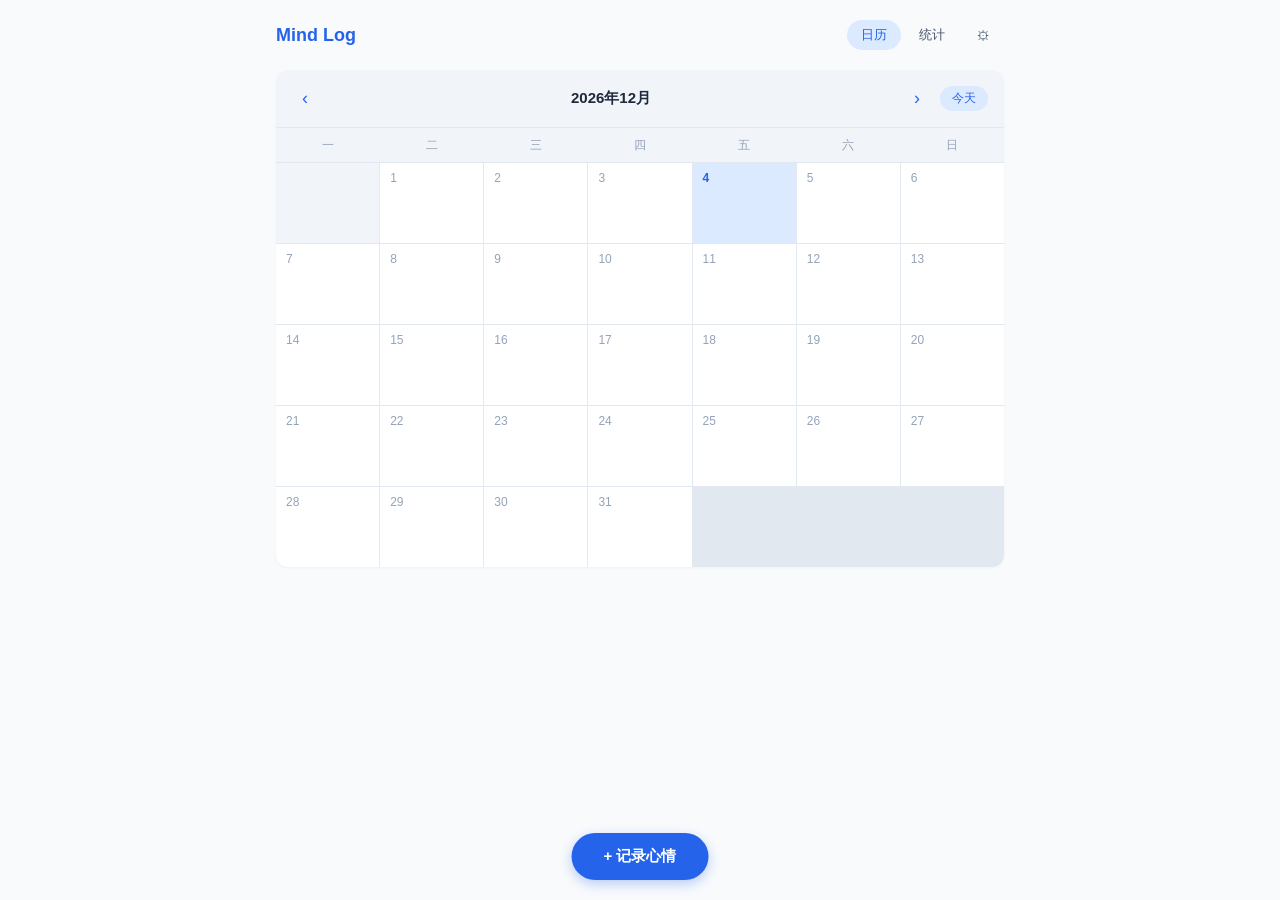
<file: mood-tracker.html>
<!DOCTYPE html>
<html lang="zh-CN">
<head>
<meta charset="UTF-8">
<meta name="viewport" content="width=device-width, initial-scale=1.0">
<title>心情记录 · Mind Log</title>
<style>
  /* ===== 全局变量：蓝橙配色 + 情绪三色 ===== */
  :root {
    --blue: #2563EB;
    --blue-soft: #DBEAFE;
    --orange: #F97316;
    --orange-soft: #FFEDD5;
    --happy: #FBBF24;
    --calm: #60A5FA;
    --negative: #64748B;
    --bg: #F8FAFC;
    --surface: #FFFFFF;
    --surface-muted: #F1F5F9;
    --text: #1E293B;
    --text-secondary: #475569;
    --text-muted: #94A3B8;
    --border: #E2E8F0;
    --success: #10B981;
    --radius: 8px;
    --radius-card: 12px;
    --radius-pill: 999px;
    --font-sans: -apple-system, BlinkMacSystemFont, "PingFang SC", "Microsoft YaHei", sans-serif;
  }

  * { margin: 0; padding: 0; box-sizing: border-box; }
  body {
    font-family: var(--font-sans);
    background: var(--bg);
    color: var(--text);
    line-height: 1.5;
    font-size: 14px;
    min-height: 100vh;
  }
  button { font-family: inherit; cursor: pointer; }
  input, select, textarea { font-family: inherit; }

  /* ===== App 容器 ===== */
  #app {
    max-width: 760px;
    margin: 0 auto;
    padding: 20px 16px 80px;
    min-height: 100vh;
  }

  /* ===== 顶部导航条 ===== */
  .topbar {
    display: flex;
    align-items: center;
    justify-content: space-between;
    margin-bottom: 20px;
  }
  .topbar .brand {
    font-size: 18px;
    font-weight: 600;
    color: var(--blue);
  }
  .topbar .nav {
    display: flex;
    gap: 4px;
  }
  .nav-link {
    padding: 6px 14px;
    border-radius: var(--radius-pill);
    background: transparent;
    border: none;
    color: var(--text-secondary);
    font-size: 13px;
    transition: all 0.15s;
  }
  .nav-link:hover { background: var(--surface-muted); }
  .nav-link.active {
    background: var(--blue-soft);
    color: var(--blue);
    font-weight: 500;
  }

  /* ===== 通用组件 ===== */
  .card {
    background: var(--surface);
    border-radius: var(--radius-card);
    padding: 20px;
    box-shadow: 0 1px 3px rgba(0,0,0,0.04);
  }
  .btn {
    background: var(--blue);
    color: #fff;
    border: none;
    padding: 10px 20px;
    border-radius: var(--radius);
    font-size: 14px;
    font-weight: 500;
    transition: opacity 0.15s;
  }
  .btn:hover { opacity: 0.9; }
  .btn-secondary {
    background: var(--surface-muted);
    color: var(--text);
  }
  .btn-orange { background: var(--orange); }
  .btn-large {
    padding: 14px 28px;
    font-size: 15px;
    border-radius: 10px;
  }
  .btn-block { width: 100%; }

  /* 主页底部固定"记录心情"按钮 */
  .fab {
    position: fixed;
    bottom: 20px;
    left: 50%;
    transform: translateX(-50%);
    background: var(--blue);
    color: #fff;
    border: none;
    padding: 14px 32px;
    border-radius: var(--radius-pill);
    font-size: 15px;
    font-weight: 600;
    box-shadow: 0 4px 12px rgba(37, 99, 235, 0.3);
    z-index: 50;
    transition: transform 0.15s;
  }
  .fab:hover { transform: translateX(-50%) translateY(-2px); }

  /* 占位页面样式 */
  .placeholder {
    text-align: center;
    padding: 60px 20px;
    color: var(--text-muted);
  }
  .placeholder .emoji {
    font-size: 48px;
    margin-bottom: 12px;
  }
  .placeholder h2 {
    font-size: 18px;
    color: var(--text);
    margin-bottom: 6px;
  }
  .placeholder p {
    font-size: 13px;
    color: var(--text-muted);
  }

  /* 反馈 toast */
  .toast {
    position: fixed;
    top: 20px;
    left: 50%;
    transform: translateX(-50%);
    background: var(--blue);
    color: #fff;
    padding: 12px 20px;
    border-radius: var(--radius-pill);
    font-size: 14px;
    box-shadow: 0 4px 12px rgba(0,0,0,0.1);
    z-index: 100;
    animation: toastIn 0.2s ease-out;
  }
  @keyframes toastIn {
    from { opacity: 0; transform: translateX(-50%) translateY(-10px); }
    to { opacity: 1; transform: translateX(-50%) translateY(0); }
  }

  /* ===== 日历 ===== */
  .calendar-wrap {
    background: var(--surface);
    border-radius: var(--radius-card);
    overflow: hidden;
    box-shadow: 0 1px 3px rgba(0,0,0,0.04);
  }
  .cal-head {
    display: flex;
    align-items: center;
    gap: 10px;
    padding: 14px 16px;
    background: var(--surface-muted);
    border-bottom: 1px solid var(--border);
  }
  .cal-title {
    flex: 1;
    text-align: center;
    font-size: 15px;
    font-weight: 600;
    color: var(--text);
  }
  .cal-nav-btn {
    background: transparent;
    border: none;
    color: var(--blue);
    font-size: 18px;
    padding: 4px 10px;
    border-radius: var(--radius);
    transition: background 0.15s;
  }
  .cal-nav-btn:hover { background: var(--blue-soft); }
  .cal-today-btn {
    background: var(--blue-soft);
    color: var(--blue);
    border: none;
    padding: 4px 12px;
    font-size: 12px;
    border-radius: var(--radius-pill);
    font-weight: 500;
  }
  .cal-weekdays {
    display: grid;
    grid-template-columns: repeat(7, 1fr);
    background: var(--surface-muted);
    border-bottom: 1px solid var(--border);
  }
  .cal-weekdays div {
    text-align: center;
    padding: 8px 0;
    font-size: 12px;
    color: var(--text-muted);
    font-weight: 500;
  }
  .cal-grid {
    display: grid;
    grid-template-columns: repeat(7, 1fr);
    gap: 1px;
    background: var(--border);
  }
  .cal-cell {
    background: var(--surface);
    min-height: 80px;
    padding: 4px;
    display: flex;
    flex-direction: column;
    align-items: center;
    gap: 2px;
    position: relative;
    cursor: pointer;
    transition: background 0.15s;
  }
  .cal-cell:hover { background: var(--surface-muted); }
  .cal-cell.empty { background: var(--surface-muted); cursor: default; }
  .cal-cell.empty:hover { background: var(--surface-muted); }
  .cal-cell.today { background: var(--blue-soft); }
  .cal-cell.today .cal-day-num { color: var(--blue); font-weight: 600; }
  .cal-day-num {
    font-size: 12px;
    color: var(--text-muted);
    align-self: flex-start;
    margin-left: 6px;
    margin-top: 2px;
  }
  .cal-mood-icon {
    width: 28px;
    height: 28px;
    margin-top: 4px;
  }
  .cal-count {
    position: absolute;
    bottom: 4px;
    right: 4px;
    background: var(--orange);
    color: #fff;
    font-size: 10px;
    font-weight: 600;
    min-width: 16px;
    height: 16px;
    padding: 0 4px;
    border-radius: var(--radius-pill);
    display: flex;
    align-items: center;
    justify-content: center;
  }

  /* ===== 心情选择卡片 ===== */
  .mood-cards {
    display: grid;
    grid-template-columns: repeat(3, 1fr);
    gap: 12px;
    margin-top: 20px;
  }
  .mood-card {
    background: var(--surface);
    border: 2px solid var(--border);
    border-radius: var(--radius-card);
    padding: 24px 12px;
    text-align: center;
    cursor: pointer;
    transition: all 0.2s;
  }
  .mood-card:hover { transform: translateY(-2px); box-shadow: 0 4px 12px rgba(0,0,0,0.06); }
  .mood-card.happy { border-color: var(--happy); }
  .mood-card.happy:hover { background: #FEF3C7; }
  .mood-card.calm { border-color: var(--calm); }
  .mood-card.calm:hover { background: #DBEAFE; }
  .mood-card.negative { border-color: var(--negative); }
  .mood-card.negative:hover { background: #F1F5F9; }
  .mood-card svg {
    width: 48px;
    height: 48px;
    margin-bottom: 8px;
  }
  .mood-card .mood-label {
    font-size: 15px;
    font-weight: 600;
    color: var(--text);
  }
  .mood-card.happy .mood-label { color: #B45309; }
  .mood-card.calm .mood-label { color: #1E40AF; }
  .mood-card.negative .mood-label { color: #334155; }

  /* ===== 表单：情境标签 + 备注 ===== */
  .form-section { margin-bottom: 24px; }
  .form-label {
    display: block;
    font-size: 13px;
    color: var(--text-secondary);
    margin-bottom: 8px;
    font-weight: 500;
  }
  .context-chips {
    display: flex;
    flex-wrap: wrap;
    gap: 8px;
  }
  .chip {
    background: var(--surface-muted);
    color: var(--text-secondary);
    border: 1px solid var(--border);
    padding: 6px 14px;
    border-radius: var(--radius-pill);
    font-size: 13px;
    cursor: pointer;
    transition: all 0.15s;
  }
  .chip:hover { background: var(--blue-soft); color: var(--blue); border-color: var(--blue); }
  .chip.selected {
    background: var(--blue);
    color: #fff;
    border-color: var(--blue);
  }
  .chip.other-chip {
    border-style: dashed;
  }
  .note-input {
    width: 100%;
    padding: 10px 12px;
    border: 1px solid var(--border);
    border-radius: var(--radius);
    font-size: 14px;
    color: var(--text);
    background: var(--surface);
    outline: none;
    resize: none;
    min-height: 70px;
    font-family: inherit;
  }
  .note-input:focus { border-color: var(--blue); }
  .form-actions {
    display: flex;
    gap: 10px;
    margin-top: 24px;
  }

  /* 当前选择的心情头部 */
  .mood-header {
    text-align: center;
    margin-bottom: 20px;
  }
  .mood-header svg {
    width: 56px;
    height: 56px;
  }
  .mood-header .mood-title {
    font-size: 18px;
    font-weight: 600;
    margin-top: 8px;
  }
  .mood-header.happy .mood-title { color: #B45309; }

  /* ===== 礼花特效（从底部一点向上喷射，物理仿真）===== */
  .confetti-wrap {
    position: fixed;
    top: 0; left: 0; right: 0; bottom: 0;
    pointer-events: none;
    z-index: 200;
    overflow: hidden;
  }
  .confetti-piece {
    position: absolute;
    left: 0;
    top: 0;
    will-change: transform, opacity;
  }
  .mood-header.calm .mood-title { color: #1E40AF; }

  /* ===== 负面情绪分支 ===== */
  .step-indicator {
    display: flex;
    align-items: center;
    justify-content: center;
    gap: 8px;
    margin-bottom: 24px;
    font-size: 12px;
    color: var(--text-muted);
  }
  .step-dot {
    width: 8px;
    height: 8px;
    border-radius: 50%;
    background: var(--border);
    transition: background 0.2s;
  }
  .step-dot.active { background: var(--blue); transform: scale(1.2); }
  .step-dot.done { background: var(--blue-soft); }
  .step-arrow { color: var(--border); }

  .emotion-grid {
    display: grid;
    grid-template-columns: repeat(2, 1fr);
    gap: 10px;
    margin-top: 12px;
  }
  .emotion-card {
    padding: 14px 8px;
    background: var(--surface);
    border: 1px solid var(--border);
    border-radius: var(--radius);
    text-align: center;
    cursor: pointer;
    font-size: 15px;
    color: var(--text);
    transition: all 0.15s;
  }
  .emotion-card:hover {
    background: var(--surface-muted);
    border-color: var(--blue);
    color: var(--blue);
  }
  .emotion-card.custom {
    border-style: dashed;
    color: var(--text-muted);
  }
  .emotion-card.custom input {
    border: none;
    background: transparent;
    text-align: center;
    font-size: 15px;
    color: var(--text);
    outline: none;
    width: 100%;
  }

  .method-item {
    display: flex;
    align-items: flex-start;
    gap: 10px;
    padding: 12px;
    background: var(--surface);
    border: 1px solid var(--border);
    border-radius: var(--radius);
    margin-bottom: 8px;
    cursor: pointer;
    transition: all 0.15s;
  }
  .method-item:hover { background: var(--surface-muted); }
  .method-item.selected {
    background: var(--blue-soft);
    border-color: var(--blue);
  }
  .method-radio {
    width: 18px;
    height: 18px;
    border-radius: 50%;
    border: 2px solid var(--border);
    flex-shrink: 0;
    margin-top: 1px;
    position: relative;
    transition: all 0.15s;
  }
  .method-item.selected .method-radio { border-color: var(--blue); }
  .method-item.selected .method-radio::after {
    content: '';
    position: absolute;
    top: 3px; left: 3px;
    width: 8px; height: 8px;
    border-radius: 50%;
    background: var(--blue);
  }
  .method-text {
    flex: 1;
    font-size: 14px;
    color: var(--text);
    line-height: 1.4;
  }
  .method-meta {
    font-size: 11px;
    color: var(--text-muted);
    margin-top: 4px;
  }
  .method-section-title {
    font-size: 13px;
    color: var(--text-secondary);
    margin: 20px 0 10px;
    font-weight: 500;
    display: flex;
    align-items: center;
    gap: 6px;
  }
  .method-section-title::before {
    content: '';
    width: 3px;
    height: 14px;
    background: var(--blue);
    border-radius: 2px;
  }
  .method-section-title.history::before { background: var(--orange); }

  .custom-method-row {
    display: flex;
    gap: 8px;
    margin-top: 12px;
  }
  .custom-method-row input {
    flex: 1;
    padding: 10px 12px;
    border: 1px dashed var(--border);
    border-radius: var(--radius);
    font-size: 14px;
    color: var(--text);
    background: var(--surface);
    outline: none;
  }
  .custom-method-row input:focus { border-color: var(--blue); border-style: solid; }

  /* ===== 成果回填弹窗 ===== */
  .modal-overlay {
    position: fixed;
    top: 0; left: 0; right: 0; bottom: 0;
    background: rgba(15, 23, 42, 0.5);
    z-index: 300;
    display: flex;
    align-items: center;
    justify-content: center;
    padding: 20px;
    animation: modalFadeIn 0.2s ease-out;
  }
  @keyframes modalFadeIn {
    from { opacity: 0; }
    to { opacity: 1; }
  }
  .modal-card {
    background: var(--surface);
    border-radius: var(--radius-card);
    padding: 22px 20px;
    max-width: 380px;
    width: 100%;
    box-shadow: 0 10px 40px rgba(0,0,0,0.25);
    animation: modalSlideUp 0.3s cubic-bezier(0.2, 0.7, 0.3, 1);
  }
  @keyframes modalSlideUp {
    from { transform: translateY(20px) scale(0.96); opacity: 0; }
    to { transform: translateY(0) scale(1); opacity: 1; }
  }
  .modal-title {
    font-size: 17px;
    font-weight: 600;
    margin-bottom: 4px;
    text-align: center;
    color: var(--text);
  }
  .modal-subtitle {
    font-size: 12px;
    color: var(--text-muted);
    text-align: center;
    margin-bottom: 18px;
  }
  .modal-context {
    text-align: center;
    margin-bottom: 14px;
  }
  .modal-methods {
    background: var(--surface-muted);
    border-radius: var(--radius);
    padding: 10px 14px;
    margin-bottom: 18px;
  }
  .modal-methods-title {
    font-size: 11px;
    color: var(--text-muted);
    margin-bottom: 4px;
    text-transform: uppercase;
    letter-spacing: 0.5px;
  }
  .modal-method-item {
    font-size: 13px;
    color: var(--text);
    padding: 3px 0;
  }
  .modal-question {
    font-size: 14px;
    color: var(--text-secondary);
    text-align: center;
    margin-bottom: 12px;
    font-weight: 500;
  }
  .effect-options {
    display: flex;
    flex-direction: column;
    gap: 8px;
  }
  .effect-option {
    padding: 12px;
    background: var(--surface);
    border: 2px solid var(--border);
    border-radius: var(--radius);
    font-size: 14px;
    color: var(--text);
    cursor: pointer;
    transition: all 0.15s;
    text-align: center;
    user-select: none;
  }
  .effect-option:hover {
    border-color: var(--blue);
    background: var(--blue-soft);
    transform: translateY(-1px);
  }
  .effect-option:active { transform: translateY(0); }
  .effect-option.opt-1:hover { border-color: #EF4444; background: #FEE2E2; color: #B91C1C; }
  .effect-option.opt-2:hover { border-color: #F97316; background: #FED7AA; color: #C2410C; }
  .effect-option.opt-3:hover { border-color: #EAB308; background: #FEF08A; color: #A16207; }
  .effect-option.opt-4:hover { border-color: #10B981; background: #A7F3D0; color: #047857; }
  .effect-option.opt-5:hover { border-color: #2563EB; background: #BFDBFE; color: #1D4ED8; }
  .modal-skip {
    margin-top: 14px;
    text-align: center;
    font-size: 13px;
    color: var(--text-muted);
    cursor: pointer;
    padding: 6px;
  }
  .modal-skip:hover { color: var(--blue); }

  /* AI 已配置标识 */
  .nav-link.ai-on {
    background: #DCFCE7;
    color: #047857;
    font-weight: 500;
  }

  /* 设置弹窗 */
  .setting-row { margin-bottom: 14px; }
  .setting-label {
    font-size: 12px;
    color: var(--text-secondary);
    margin-bottom: 6px;
    font-weight: 500;
  }
  .setting-input {
    width: 100%;
    padding: 10px 12px;
    border: 1px solid var(--border);
    border-radius: var(--radius);
    font-size: 13px;
    color: var(--text);
    background: var(--surface);
    box-sizing: border-box;
    font-family: inherit;
  }
  .setting-input:focus {
    border-color: var(--blue);
    outline: none;
  }
  .setting-help {
    font-size: 11px;
    color: var(--text-muted);
    margin-top: 4px;
    line-height: 1.5;
  }
  .setting-help code {
    background: var(--surface-muted);
    padding: 1px 5px;
    border-radius: 4px;
    font-size: 11px;
    color: var(--blue);
  }
  .preset-chips {
    display: flex;
    flex-wrap: wrap;
    gap: 6px;
    margin-top: 8px;
  }
  .preset-chip {
    padding: 4px 10px;
    background: var(--surface-muted);
    border: 1px solid var(--border);
    border-radius: 999px;
    font-size: 11px;
    color: var(--text-secondary);
    cursor: pointer;
  }
  .preset-chip:hover {
    background: var(--blue-soft);
    color: var(--blue);
    border-color: var(--blue);
  }

  /* 里程碑弹窗 */
  .milestone-card {
    max-width: 340px;
    text-align: center;
    background: linear-gradient(135deg, #FFF7ED 0%, #DBEAFE 100%);
    border: 2px solid #F97316;
  }
  .milestone-emoji {
    font-size: 56px;
    margin-bottom: 10px;
    animation: milestonePop 0.5s cubic-bezier(0.34, 1.56, 0.64, 1);
  }
  @keyframes milestonePop {
    0% { transform: scale(0); opacity: 0; }
    100% { transform: scale(1); opacity: 1; }
  }
  .milestone-title {
    font-size: 19px;
    font-weight: 600;
    color: var(--text);
    margin-bottom: 8px;
  }
  .milestone-desc {
    font-size: 14px;
    color: var(--text-secondary);
    line-height: 1.6;
    margin-bottom: 20px;
    padding: 0 8px;
  }

  /* ===== 统计仪表盘 ===== */
  .stats-page { display: flex; flex-direction: column; gap: 16px; }
  .stats-grid {
    display: grid;
    grid-template-columns: repeat(2, 1fr);
    gap: 12px;
  }
  .stat-card {
    background: var(--surface);
    border-radius: var(--radius-card);
    padding: 16px 14px;
    border: 1px solid var(--border);
  }
  .stat-label {
    font-size: 11px;
    color: var(--text-muted);
    margin-bottom: 6px;
    text-transform: uppercase;
    letter-spacing: 0.5px;
  }
  .stat-value {
    font-size: 28px;
    font-weight: 700;
    color: var(--text);
    line-height: 1;
  }
  .stat-unit {
    font-size: 13px;
    color: var(--text-muted);
    font-weight: 400;
    margin-left: 2px;
  }
  .stat-sub {
    font-size: 11px;
    color: var(--text-muted);
    margin-top: 6px;
  }
  .stat-card.happy .stat-value { color: var(--happy); }
  .stat-card.calm .stat-value { color: var(--calm); }
  .stat-card.negative .stat-value { color: var(--negative); }
  .stat-card.accent .stat-value { color: var(--blue); }

  /* 心情分布饼图 */
  .pie-wrap {
    display: flex;
    align-items: center;
    gap: 20px;
    padding: 10px 4px;
  }
  .pie-svg { flex-shrink: 0; }
  .pie-legend { display: flex; flex-direction: column; gap: 8px; flex: 1; }
  .pie-legend-item {
    display: flex;
    align-items: center;
    gap: 8px;
    font-size: 13px;
    color: var(--text-secondary);
  }
  .pie-dot {
    width: 12px;
    height: 12px;
    border-radius: 50%;
    flex-shrink: 0;
  }
  .pie-count {
    margin-left: auto;
    font-weight: 600;
    color: var(--text);
  }
  .pie-empty {
    text-align: center;
    padding: 24px 8px;
    color: var(--text-muted);
    font-size: 13px;
  }

  /* 评分条 */
  .rating-bar-wrap {
    margin-top: 4px;
    background: var(--surface-muted);
    border-radius: 999px;
    overflow: hidden;
    height: 8px;
  }
  .rating-bar {
    height: 100%;
    background: linear-gradient(90deg, #EF4444 0%, #F59E0B 50%, #10B981 100%);
    border-radius: 999px;
    transition: width 0.4s ease;
  }
  .rating-stars {
    margin-top: 8px;
    font-size: 14px;
    letter-spacing: 2px;
    color: var(--orange);
  }

  /* 常用方法列表 */
  .method-list {
    display: flex;
    flex-direction: column;
    gap: 10px;
    margin-top: 4px;
  }
  .method-list-item {
    display: flex;
    align-items: center;
    gap: 12px;
    padding: 10px 12px;
    background: var(--surface-muted);
    border-radius: var(--radius);
  }
  .method-rank {
    width: 22px;
    height: 22px;
    border-radius: 50%;
    background: var(--blue);
    color: white;
    font-size: 12px;
    font-weight: 600;
    display: flex;
    align-items: center;
    justify-content: center;
    flex-shrink: 0;
  }
  .method-rank.gold { background: #F59E0B; }
  .method-rank.silver { background: #94A3B8; }
  .method-rank.bronze { background: #D97706; }
  .method-name {
    font-size: 13px;
    color: var(--text);
    flex: 1;
    min-width: 0;
    overflow: hidden;
    text-overflow: ellipsis;
    white-space: nowrap;
  }
  .method-meta-wrap {
    font-size: 11px;
    color: var(--text-muted);
    flex-shrink: 0;
    text-align: right;
  }
  .section-title {
    font-size: 14px;
    font-weight: 600;
    color: var(--text);
    margin-bottom: 4px;
  }
  .section-sub {
    font-size: 12px;
    color: var(--text-muted);
    margin-bottom: 12px;
  }
  .stats-empty {
    text-align: center;
    padding: 28px 8px;
    color: var(--text-muted);
    font-size: 13px;
  }
</style>
</head>
<body>
<div id="app"></div>

<script>
/* ===================================================================
 * 心情记录 Mind Log —— 单文件 HTML 应用
 * 模块组织：api / llmService / similarityService / presetAdvice / router / pages
 * 设计：所有数据读写走 api 模块，未来切后端只改 api.ts
 * =================================================================== */

// ===== 全局状态 =====
const AppState = {
  user: null,          // { id: uuid } 单用户本机识别
  records: [],         // 心情记录数组
  customEmotions: [],  // 用户自定义负面情绪词
  triggeredMilestones: [], // 已触发的里程碑 ID
  pendingTimers: new Map() // 内存中的定时器（成果回填）
};

// ===== API 模块：所有数据读写走这里，未来切后端只改这个对象 =====
const api = {
  KEYS: {
    USER: 'mindlog_user',
    RECORDS: 'mindlog_records',
    CUSTOM_EMOTIONS: 'mindlog_custom_emotions',
    MILESTONES: 'mindlog_milestones'
  },

  // 加载所有本地数据
  async loadAll() {
    try {
      AppState.user = JSON.parse(localStorage.getItem(this.KEYS.USER) || 'null');
      AppState.records = JSON.parse(localStorage.getItem(this.KEYS.RECORDS) || '[]');
      AppState.customEmotions = JSON.parse(localStorage.getItem(this.KEYS.CUSTOM_EMOTIONS) || '[]');
      AppState.triggeredMilestones = JSON.parse(localStorage.getItem(this.KEYS.MILESTONES) || '[]');
    } catch (e) {
      console.error('加载数据失败', e);
    }
    // 首次使用生成用户 ID
    if (!AppState.user) {
      AppState.user = { id: this._uuid(), createdAt: new Date().toISOString() };
      this._save(this.KEYS.USER, AppState.user);
    }
  },

  // 保存记录
  async saveRecord(record) {
    AppState.records.push(record);
    this._save(this.KEYS.RECORDS, AppState.records);
    return record;
  },

  // 更新记录（用于回填成果）
  async updateRecord(id, patch) {
    const r = AppState.records.find(r => r.id === id);
    if (r) Object.assign(r, patch);
    this._save(this.KEYS.RECORDS, AppState.records);
  },

  async deleteRecord(id) {
    AppState.records = AppState.records.filter(r => r.id !== id);
    this._save(this.KEYS.RECORDS, AppState.records);
  },

  async saveCustomEmotion(word) {
    if (!AppState.customEmotions.includes(word)) {
      AppState.customEmotions.push(word);
      this._save(this.KEYS.CUSTOM_EMOTIONS, AppState.customEmotions);
    }
  },

  async markMilestone(id) {
    if (!AppState.triggeredMilestones.includes(id)) {
      AppState.triggeredMilestones.push(id);
      this._save(this.KEYS.MILESTONES, AppState.triggeredMilestones);
    }
  },

  // 内部工具
  _save(key, value) {
    try {
      localStorage.setItem(key, JSON.stringify(value));
    } catch (e) {
      // 配额超限保护
      console.error('存储失败', e);
      alert('本地存储空间不足，请导出备份后清理旧记录');
    }
  },
  _uuid() {
    return 'xxxxxxxx-xxxx-4xxx-yxxx-xxxxxxxxxxxx'.replace(/[xy]/g, c => {
      const r = Math.random() * 16 | 0;
      return (c === 'x' ? r : (r & 0x3 | 0x8)).toString(16);
    });
  }
};

// ===== 大模型服务（OpenAI 兼容格式，适配 DeepSeek / 通义千问 / OpenAI 等）=====
const llmService = {
  KEYS: {
    ENDPOINT: 'mindlog_llm_endpoint',
    API_KEY: 'mindlog_llm_apikey',
    MODEL: 'mindlog_llm_model'
  },

  // 读取配置
  getConfig() {
    return {
      endpoint: localStorage.getItem(this.KEYS.ENDPOINT) || '',
      apiKey: localStorage.getItem(this.KEYS.API_KEY) || '',
      model: localStorage.getItem(this.KEYS.MODEL) || ''
    };
  },

  // 是否已配置
  isConfigured() {
    const c = this.getConfig();
    return !!(c.endpoint && c.apiKey && c.model);
  },

  // 保存配置
  saveConfig(config) {
    if (config.endpoint !== undefined) localStorage.setItem(this.KEYS.ENDPOINT, config.endpoint);
    if (config.apiKey !== undefined) localStorage.setItem(this.KEYS.API_KEY, config.apiKey);
    if (config.model !== undefined) localStorage.setItem(this.KEYS.MODEL, config.model);
  },

  // 调用 OpenAI 兼容 API 生成建议
  // 返回 4 条建议字符串数组，失败返回 null
  async getAISuggestion(emotion, context, historyMethods) {
    if (!this.isConfigured()) return null;
    const { endpoint, apiKey, model } = this.getConfig();

    const systemPrompt = '你是一个心理健康助手，针对大学生。给出具体、可操作、5 分钟内能做的缓解建议。每条 10-25 字，简洁直接，不解释原理，不要编号。';
    const userPrompt = `我现在的情绪是「${emotion}」${context ? `，情境是「${context}」` : ''}。${historyMethods && historyMethods.length > 0 ? `我之前试过：${historyMethods.join('、')}。` : ''}请给我 4 条新的缓解方法，每条一行返回，不要编号，不要前缀符号。`;

    try {
      const resp = await fetch(endpoint, {
        method: 'POST',
        headers: {
          'Content-Type': 'application/json',
          'Authorization': `Bearer ${apiKey}`
        },
        body: JSON.stringify({
          model,
          messages: [
            { role: 'system', content: systemPrompt },
            { role: 'user', content: userPrompt }
          ],
          temperature: 0.85,
          max_tokens: 250,
          stream: false
        })
      });

      if (!resp.ok) {
        const errText = await resp.text().catch(() => '');
        console.error('LLM 调用失败', resp.status, errText);
        return null;
      }

      const data = await resp.json();
      const text = data?.choices?.[0]?.message?.content || '';
      return this._parseSuggestions(text);
    } catch (e) {
      console.error('LLM 调用异常', e);
      return null;
    }
  },

  // 解析 LLM 返回的文本为建议数组
  _parseSuggestions(text) {
    const lines = text.split('\n').map(s => s.trim()).filter(Boolean);
    const cleaned = lines.map(l =>
      l.replace(/^\d+[\.\)、\s]+/, '')         // 去掉 "1. " "1) " "1、"
       .replace(/^[•\-*★●○▶▸→]\s*/, '')      // 去掉 bullet 符号
       .replace(/^["「『]|["」』]$/g, '')      // 去掉首尾引号
       .trim()
    ).filter(s => s.length >= 4 && s.length <= 50);
    return cleaned.slice(0, 4);
  }
};

// ===== 相似度服务（当前情绪硬匹配，未来升级 embedding）=====
const similarityService = {
  findSimilarMethods(currentEmotion, currentContext, historyRecords) {
    // 当前实现：从历史记录里筛出"同情绪"用过的方法，按使用次数排序
    // 未来升级：调用 embedding API 计算方法文本余弦相似度
    const negativeRecords = historyRecords.filter(r =>
      r.mood === 'negative' && r.emotion === currentEmotion
    );
    // 进一步：有情境时优先匹配同情境
    const withContext = currentContext
      ? negativeRecords.filter(r => r.context === currentContext)
      : negativeRecords;

    // 收集所有用过的方法 + 计数 + 最新评分
    const methodMap = new Map();
    [...negativeRecords, ...withContext].forEach(r => {
      (r.methods || []).forEach(m => {
        if (!methodMap.has(m)) {
          methodMap.set(m, { method: m, count: 0, lastEffectiveness: null });
        }
        const item = methodMap.get(m);
        item.count++;
        if (r.effectiveness != null) item.lastEffectiveness = r.effectiveness;
      });
    });

    // 按使用次数倒序
    return [...methodMap.values()].sort((a, b) => b.count - a.count).slice(0, 5);
  }
};

// ===== 成果回填服务 =====
// 触发时机 1：浏览器开着时，保存负面记录后启动 1 小时定时器
// 触发时机 2：启动应用时扫描所有 pending 记录，按时间倒序逐条弹窗
const effectivenessService = {
  REMIND_AFTER_MS: 60 * 60 * 1000, // 1 小时

  // 找出所有未填成果 + 超过 1 小时的负面记录（按时间倒序）
  findPending() {
    const cutoff = Date.now() - this.REMIND_AFTER_MS;
    return AppState.records
      .filter(r =>
        r.mood === 'negative' &&
        r.effectiveness === null &&
        new Date(r.timestamp).getTime() < cutoff
      )
      .sort((a, b) => new Date(b.timestamp) - new Date(a.timestamp));
  },

  // 启动 1 小时定时器（仅浏览器开着时有效）
  scheduleReminder(record) {
    const elapsed = Date.now() - new Date(record.timestamp).getTime();
    const remaining = this.REMIND_AFTER_MS - elapsed;
    if (remaining <= 0) {
      // 已超 1 小时，直接弹
      this.showModal(record.id);
      return;
    }
    const timerId = setTimeout(() => {
      this.showModal(record.id);
    }, remaining);
    // 保存到 AppState.timers（避免重复 + 调试用）
    AppState.timers = AppState.timers || [];
    AppState.timers.push({ id: timerId, recordId: record.id });
  },

  // 启动时扫描：如果有 pending 记录，弹最新一条
  checkPendingOnStartup() {
    const pending = this.findPending();
    if (pending.length === 0) return;
    // 延迟 800ms 弹出，避免和首页渲染抢资源
    setTimeout(() => this.showModal(pending[0].id), 800);
  },

  // 显示五档评分弹窗
  showModal(recordId) {
    const record = AppState.records.find(r => r.id === recordId);
    if (!record || record.effectiveness !== null) return; // 不存在或已填

    // 移除已有弹窗
    const existing = document.getElementById('effectModal');
    if (existing) existing.remove();

    const time = new Date(record.timestamp);
    const timeStr = `${time.getMonth() + 1}月${time.getDate()}日 ${String(time.getHours()).padStart(2, '0')}:${String(time.getMinutes()).padStart(2, '0')}`;

    const methodList = (record.methods || []).map(m =>
      `<div class="modal-method-item">· ${m}</div>`
    ).join('');

    const contextBadge = record.context
      ? `<span style="display:inline-block; padding:3px 10px; background:#FFF3E0; color:var(--orange); border-radius:999px; font-size:12px; margin-left:4px">${record.context}</span>`
      : '';

    const options = [
      { value: 1, label: '完全没用' },
      { value: 2, label: '有点用' },
      { value: 3, label: '一般' },
      { value: 4, label: '比较好' },
      { value: 5, label: '非常有用' }
    ];

    const optionsHtml = options.map(o => `
      <div class="effect-option opt-${o.value}" onclick="submitEffectiveness(${recordId}, ${o.value})">${o.label}</div>
    `).join('');

    const html = `
      <div class="modal-overlay" id="effectModal" onclick="if(event.target.id==='effectModal') skipEffectiveness()">
        <div class="modal-card">
          <div class="modal-title">1 小时前的回顾</div>
          <div class="modal-subtitle">${timeStr} 的记录</div>
          <div class="modal-context">
            <span style="display:inline-block; padding:3px 10px; background:var(--blue-soft); color:var(--blue); border-radius:999px; font-size:12px">${record.emotion}</span>
            ${contextBadge}
          </div>
          <div class="modal-methods">
            <div class="modal-methods-title">当时选择的方法</div>
            ${methodList}
          </div>
          <div class="modal-question">效果怎么样？</div>
          <div class="effect-options">
            ${optionsHtml}
          </div>
          <div class="modal-skip" onclick="skipEffectiveness()">稍后再说</div>
        </div>
      </div>
    `;

    document.body.insertAdjacentHTML('beforeend', html);
  }
};

// 提交评分：保存到原记录的 effectiveness 字段
async function submitEffectiveness(recordId, score) {
  await api.updateRecord(recordId, { effectiveness: score });
  const modal = document.getElementById('effectModal');
  if (modal) modal.remove();
  ui.toast('记录完成 ✨', 'success');
  // 看下一条 pending
  setTimeout(() => effectivenessService.checkPendingOnStartup(), 500);
  // 评分提交后也检查里程碑（解决负面情绪次数可能达标）
  setTimeout(() => milestoneService.triggerMilestones(), 800);
}

// 跳过当前弹窗，看下一条 pending
function skipEffectiveness() {
  const modal = document.getElementById('effectModal');
  if (modal) modal.remove();
  setTimeout(() => effectivenessService.checkPendingOnStartup(), 300);
}

// ===== 里程碑服务 =====
const milestoneService = {
  // 里程碑定义
  DEFINITIONS: [
    { id: 'streak_3',  type: 'streak',  threshold: 3,  emoji: '🌱', title: '连续记录 3 天',  desc: '开始养成习惯，最难的往往是开头' },
    { id: 'streak_7',  type: 'streak',  threshold: 7,  emoji: '🌿', title: '连续记录 7 天',  desc: '一周打卡完成，你比大多数人更坚持' },
    { id: 'streak_14', type: 'streak',  threshold: 14, emoji: '🔥', title: '连续记录 14 天', desc: '两周不间断，习惯正在成型' },
    { id: 'streak_30', type: 'streak',  threshold: 30, emoji: '🏆', title: '连续记录 30 天', desc: '整整一个月，你做到了' },
    { id: 'solve_5',   type: 'solve',   threshold: 5,  emoji: '💪', title: '解决 5 次负面情绪', desc: '每一次都是你掌控生活的练习' },
    { id: 'solve_10',  type: 'solve',   threshold: 10, emoji: '🌟', title: '解决 10 次负面情绪', desc: '你越来越擅长和情绪相处了' },
    { id: 'solve_25',  type: 'solve',   threshold: 25, emoji: '✨', title: '解决 25 次负面情绪', desc: '你已经是情绪管理老手了' },
    { id: 'solve_50',  type: 'solve',   threshold: 50, emoji: '👑', title: '解决 50 次负面情绪', desc: '50 次，这是真正的成长' },
    { id: 'methods_5', type: 'methods', threshold: 5,  emoji: '🧰', title: '尝试 5 种不同方法', desc: '你正在建立自己的情绪工具箱' }
  ],

  // 检测新触发的里程碑（返回数组，未触发过的）
  checkNewMilestones() {
    const stats = this._calcStats();
    const triggered = AppState.milestones || [];
    const newly = [];
    for (const def of this.DEFINITIONS) {
      if (triggered.includes(def.id)) continue;
      let value;
      if (def.type === 'streak') value = stats.streak;
      else if (def.type === 'solve') value = stats.solvedCount;
      else if (def.type === 'methods') value = stats.uniqueMethods;
      if (value >= def.threshold) newly.push(def);
    }
    return newly;
  },

  // 计算当前统计
  _calcStats() {
    const records = AppState.records || [];
    const streak = this._calcStreak(records);
    // 解决负面情绪次数（有 effectiveness 评分的）
    const solvedCount = records.filter(r => r.mood === 'negative' && r.effectiveness !== null).length;
    // 不同方法数
    const methodSet = new Set();
    records.filter(r => r.mood === 'negative').forEach(r => {
      (r.methods || []).forEach(m => methodSet.add(m));
    });
    return { streak, solvedCount, uniqueMethods: methodSet.size };
  },

  // 计算连续记录天数（到今天为止；今天还没记也不打断，从昨天往前数）
  _calcStreak(records) {
    if (records.length === 0) return 0;
    const dates = new Set(records.map(r => r.timestamp.split('T')[0]));
    let streak = 0;
    const today = new Date();
    for (let i = 0; i < 365; i++) {
      const d = new Date(today);
      d.setDate(d.getDate() - i);
      const dateStr = d.toISOString().split('T')[0];
      if (dates.has(dateStr)) {
        streak++;
      } else {
        if (i === 0) continue; // 今天还没记，跳过不打断
        break;
      }
    }
    return streak;
  },

  // 标记已触发（持久化）
  markTriggered(id) {
    AppState.milestones = AppState.milestones || [];
    if (!AppState.milestones.includes(id)) {
      AppState.milestones.push(id);
      api.saveMilestones();
    }
  },

  // 触发所有新里程碑（逐个弹窗）
  async triggerMilestones() {
    const newly = this.checkNewMilestones();
    if (newly.length === 0) return;
    for (const m of newly) {
      this.markTriggered(m.id);
      await this._showMilestoneModal(m);
    }
  },

  // 显示单个里程碑弹窗（返回 Promise，用户关闭后 resolve）
  _showMilestoneModal(milestone) {
    return new Promise(resolve => {
      // 撒花
      fireConfetti();
      const html = `
        <div class="modal-overlay" id="milestoneModal" onclick="dismissMilestone()">
          <div class="modal-card milestone-card" onclick="event.stopPropagation()">
            <div class="milestone-emoji">${milestone.emoji}</div>
            <div class="milestone-title">${milestone.title}</div>
            <div class="milestone-desc">${milestone.desc}</div>
            <button class="btn btn-block" onclick="dismissMilestone()">继续</button>
          </div>
        </div>
      `;
      document.body.insertAdjacentHTML('beforeend', html);
      window._milestoneResolve = resolve;
    });
  }
};

// 关闭里程碑弹窗
function dismissMilestone() {
  const modal = document.getElementById('milestoneModal');
  if (modal) modal.remove();
  const resolve = window._milestoneResolve;
  window._milestoneResolve = null;
  if (resolve) resolve();
}

// ===== 统计服务 =====
const statsService = {
  // 返回统计对象：{ overview, pie, rating, topMethods, recentMilestones }
  compute() {
    const records = AppState.records || [];
    const now = new Date();

    // 1. 总览数据
    const totalRecords = records.length;
    const dateSet = new Set(records.map(r => r.timestamp.split('T')[0]));
    const totalDays = dateSet.size;

    // 本周（周一到今天）
    const weekStart = new Date(now);
    const dayOfWeek = now.getDay() || 7; // 周日=7
    weekStart.setDate(now.getDate() - (dayOfWeek - 1));
    weekStart.setHours(0, 0, 0, 0);
    const weekDays = Math.min(dayOfWeek, 7);
    const weekRecords = records.filter(r => new Date(r.timestamp) >= weekStart);
    const weekDaySet = new Set(weekRecords.map(r => r.timestamp.split('T')[0]));
    const weekRecordedDays = weekDaySet.size;

    // 本月（1 号到今天）
    const monthStart = new Date(now.getFullYear(), now.getMonth(), 1);
    const monthRecords = records.filter(r => new Date(r.timestamp) >= monthStart);
    const monthDaySet = new Set(monthRecords.map(r => r.timestamp.split('T')[0]));
    const monthRecordedDays = monthDaySet.size;

    // 情绪分布
    const counts = { happy: 0, calm: 0, negative: 0 };
    records.forEach(r => {
      if (counts[r.mood] !== undefined) counts[r.mood]++;
    });
    const pieTotal = counts.happy + counts.calm + counts.negative;

    // 连续记录天数（复用 milestoneService 逻辑）
    const streak = milestoneService._calcStreak(records);

    // 2. 负面情绪解决统计
    const solvedRecords = records.filter(r => r.mood === 'negative' && r.effectiveness !== null);
    const solvedCount = solvedRecords.length;
    const avgRating = solvedCount > 0
      ? solvedRecords.reduce((s, r) => s + r.effectiveness, 0) / solvedCount
      : 0;
    const avgRatingRounded = solvedCount > 0 ? (Math.round(avgRating * 10) / 10) : null;

    // 3. 最常用的 3 种方法（负面记录里的 methods，按使用次数倒序）
    const methodCount = new Map();
    const methodRatings = new Map(); // 存评分总和和次数
    records.filter(r => r.mood === 'negative').forEach(r => {
      (r.methods || []).forEach(m => {
        methodCount.set(m, (methodCount.get(m) || 0) + 1);
        if (r.effectiveness !== null) {
          if (!methodRatings.has(m)) methodRatings.set(m, { sum: 0, count: 0 });
          const v = methodRatings.get(m);
          v.sum += r.effectiveness;
          v.count += 1;
        }
      });
    });
    const topMethods = [...methodCount.entries()]
      .map(([name, count]) => {
        const r = methodRatings.get(name);
        const avg = r && r.count > 0 ? r.sum / r.count : null;
        return { name, count, avgRating: avg };
      })
      .sort((a, b) => b.count - a.count)
      .slice(0, 3);

    // 4. 已完成的里程碑
    const triggered = AppState.milestones || [];
    const completedMilestones = milestoneService.DEFINITIONS
      .filter(d => triggered.includes(d.id))
      .slice(-6)
      .reverse();

    return {
      overview: {
        totalRecords,
        totalDays,
        streak,
        weekRecordedDays,
        weekDays,
        monthRecordedDays,
        now: now.toLocaleString('zh-CN', { month: 'long', day: 'numeric', weekday: 'short' })
      },
      pie: { counts, total: pieTotal },
      rating: {
        solvedCount,
        avgRating: avgRatingRounded,
        avgRatingPct: solvedCount > 0 ? (avgRating - 1) / 4 * 100 : 0
      },
      topMethods,
      completedMilestones
    };
  },

  // 生成饼图 SVG（不依赖任何图表库）
  renderPieSVG(counts, total, size = 110) {
    if (total === 0) return `<svg class="pie-svg" width="${size}" height="${size}"><circle cx="${size/2}" cy="${size/2}" r="${size/2 - 4}" fill="#F1F5F9" stroke="#E2E8F0" stroke-width="2"/></svg>`;

    const colors = { happy: '#FBBF24', calm: '#60A5FA', negative: '#64748B' };
    const cx = size / 2;
    const cy = size / 2;
    const r = size / 2 - 4;
    const startAngle = -Math.PI / 2; // 从 12 点方向开始

    let currentAngle = startAngle;
    let paths = '';

    ['happy', 'calm', 'negative'].forEach(mood => {
      const count = counts[mood];
      if (count === 0) return;
      const ratio = count / total;
      const sweepAngle = ratio * Math.PI * 2;
      const endAngle = currentAngle + sweepAngle;

      // 单一分类占 100%：画完整圆
      if (count === total) {
        paths += `<circle cx="${cx}" cy="${cy}" r="${r}" fill="${colors[mood]}"/>`;
        currentAngle = endAngle;
        return;
      }

      const x1 = cx + r * Math.cos(currentAngle);
      const y1 = cy + r * Math.sin(currentAngle);
      const x2 = cx + r * Math.cos(endAngle);
      const y2 = cy + r * Math.sin(endAngle);
      const largeArc = sweepAngle > Math.PI ? 1 : 0;

      // A rx ry rotation large-arc sweep x y
      paths += `<path d="M ${cx} ${cy} L ${x1} ${y1} A ${r} ${r} 0 ${largeArc} 1 ${x2} ${y2} Z" fill="${colors[mood]}"/>`;
      currentAngle = endAngle;
    });

    // 中心白圈（甜甜圈样式）
    paths += `<circle cx="${cx}" cy="${cy}" r="${r * 0.58}" fill="white"/>`;
    // 中心文字
    paths += `<text x="${cx}" y="${cy - 4}" text-anchor="middle" fill="#0F172A" font-size="16" font-weight="700">${total}</text>`;
    paths += `<text x="${cx}" y="${cy + 14}" text-anchor="middle" fill="#64748B" font-size="9">次记录</text>`;

    return `<svg class="pie-svg" width="${size}" height="${size}" viewBox="0 0 ${size} ${size}">${paths}</svg>`;
  },

  // 生成星星评分字符串（根据 1-5 平均分）
  renderStars(avgRating) {
    if (avgRating === null) return '—';
    const full = Math.floor(avgRating);
    const half = avgRating - full >= 0.5;
    const fulls = '★'.repeat(full);
    const halfs = half ? '☆' : '';
    const empty = '☆'.repeat(5 - full - (half ? 1 : 0));
    return `${fulls}${halfs}${empty}`;
  }
};

// ===== AI 设置弹窗 =====
function openSettings() {
  const config = llmService.getConfig();
  const html = `
    <div class="modal-overlay" id="settingsModal" onclick="if(event.target.id==='settingsModal') closeSettings()">
      <div class="modal-card" style="max-width:420px">
        <div class="modal-title">AI 设置</div>
        <div class="modal-subtitle">配置后，"换一换"用完本地建议会调用 AI 生成新建议</div>

        <div class="setting-row">
          <div class="setting-label">API Endpoint</div>
          <input type="text" class="setting-input" id="llmEndpoint" value="${config.endpoint}" placeholder="https://api.deepseek.com/v1/chat/completions">
          <div class="setting-help">OpenAI 兼容格式。完整 URL，含 <code>/v1/chat/completions</code></div>
        </div>

        <div class="setting-row">
          <div class="setting-label">API Key</div>
          <input type="password" class="setting-input" id="llmApiKey" value="${config.apiKey}" placeholder="sk-...">
          <div class="setting-help">仅存在浏览器 localStorage，不上传任何服务器</div>
        </div>

        <div class="setting-row">
          <div class="setting-label">Model</div>
          <input type="text" class="setting-input" id="llmModel" value="${config.model}" placeholder="deepseek-chat">
          <div class="setting-help">如 <code>deepseek-chat</code> / <code>qwen-plus</code> / <code>gpt-4o-mini</code></div>
        </div>

        <div class="setting-row">
          <div class="setting-label">常用预设（点击填入 endpoint 和 model）</div>
          <div class="preset-chips">
            <span class="preset-chip" onclick="applyPreset('deepseek')">DeepSeek</span>
            <span class="preset-chip" onclick="applyPreset('qwen')">通义千问</span>
            <span class="preset-chip" onclick="applyPreset('openai')">OpenAI</span>
          </div>
          <div class="setting-help" style="margin-top:8px">推荐 DeepSeek：国内可用、CORS 友好、便宜</div>
        </div>

        <div class="form-actions" style="margin-top:20px">
          <button class="btn btn-secondary" onclick="closeSettings()">取消</button>
          <button class="btn btn-block" onclick="saveSettings()">保存</button>
        </div>
      </div>
    </div>
  `;

  const existing = document.getElementById('settingsModal');
  if (existing) existing.remove();
  document.body.insertAdjacentHTML('beforeend', html);
}

function closeSettings() {
  const modal = document.getElementById('settingsModal');
  if (modal) modal.remove();
}

function applyPreset(provider) {
  const presets = {
    deepseek: {
      endpoint: 'https://api.deepseek.com/v1/chat/completions',
      model: 'deepseek-chat'
    },
    qwen: {
      endpoint: 'https://dashscope.aliyuncs.com/compatible-mode/v1/chat/completions',
      model: 'qwen-plus'
    },
    openai: {
      endpoint: 'https://api.openai.com/v1/chat/completions',
      model: 'gpt-4o-mini'
    }
  };
  const p = presets[provider];
  if (!p) return;
  document.getElementById('llmEndpoint').value = p.endpoint;
  document.getElementById('llmModel').value = p.model;
  ui.toast(`已填入 ${provider} 预设（仍需填 API Key）`, 'info');
}

function saveSettings() {
  const endpoint = document.getElementById('llmEndpoint').value.trim();
  const apiKey = document.getElementById('llmApiKey').value.trim();
  const model = document.getElementById('llmModel').value.trim();

  if (!endpoint || !apiKey || !model) {
    ui.toast('请填完所有字段', 'orange');
    return;
  }

  llmService.saveConfig({ endpoint, apiKey, model });
  closeSettings();
  ui.toast('AI 设置已保存 ✓', 'success');
  ui.rerender(); // 更新 topbar 的 AI 标识
}

// 测试用：立刻弹出最近一条负面记录的回填弹窗（不限制时间）
// 在浏览器控制台输入 testEffectModal() 即可
function testEffectModal() {
  const negativeRecords = AppState.records
    .filter(r => r.mood === 'negative')
    .sort((a, b) => new Date(b.timestamp) - new Date(a.timestamp));
  if (negativeRecords.length === 0) {
    ui.toast('还没有负面记录，先记一条', 'orange');
    return;
  }
  // 临时把 effectiveness 清空再弹（仅测试，不写入）
  const target = { ...negativeRecords[0], effectiveness: null };
  // 直接调用 showModal 逻辑（绕过 pending 检查）
  const record = negativeRecords[0];
  // 临时清空 effectiveness 让 showModal 不被拦截
  const original = record.effectiveness;
  record.effectiveness = null;
  effectivenessService.showModal(record.id);
  // 还原（如果原本有值，弹窗后提交会覆盖；如果用户跳过，需要还原避免数据错乱）
  // 简化：如果用户跳过，effectiveness 保持 null，下次启动还会弹
  // 所以这里只还原原本有值的记录
  if (original !== null) {
    // 用户原本填过，跳过后还原
    setTimeout(() => {
      const stillOriginal = AppState.records.find(r => r.id === record.id);
      if (stillOriginal && stillOriginal.effectiveness === null) {
        api.updateRecord(record.id, { effectiveness: original });
      }
    }, 100);
  }
}

// ===== 预设建议库（每种情绪 8 条，"换一换"时从中随机抽 4 条）=====
const presetAdvice = {
  '焦虑': [
    '深呼吸 5 分钟（4 秒吸气、7 秒屏住、8 秒呼气）',
    '写下你担心的所有事，然后划掉你控制不了的',
    '出门走 10 分钟，不带手机',
    '把当前任务拆成最小的一步，只做那一步',
    '喝一杯温水，感受温度从喉咙到胃',
    '设定 25 分钟番茄钟，只做一件事',
    '整理桌面 5 分钟，外在秩序会带来内在秩序',
    '给一个信任的人发条消息："我现在有点焦虑"'
  ],
  '痛苦': [
    '找一个安全的地方哭出来',
    '给一个信任的人发条消息',
    '写下你现在的感受，不用看第二遍',
    '听一首你喜欢的歌',
    '用热水袋或热毛巾敷在胸口',
    '躺下来，把双手放在肚子上感受呼吸',
    '慢慢喝一杯热饮',
    '允许自己什么都不做 15 分钟'
  ],
  '愤怒': [
    '离开让你愤怒的现场，物理隔离 15 分钟',
    '用力捏一个枕头或握紧拳头 10 秒再松开',
    '把愤怒写下来，然后撕掉',
    '跑 200 米或做 20 个俯卧撑',
    '冷水洗脸 30 秒',
    '数 10 个深呼吸，每个都慢慢呼出',
    '把"愤怒"翻译成它背后的情绪（受伤？无力？）',
    '等情绪平复后再回应那个人'
  ],
  '迷茫': [
    '列出你现在能确定的 3 件事',
    '找一个比你大几岁的人聊聊',
    '暂时什么都不做，给自己半天"迷茫假"',
    '把所有可能性写出来，先不评价',
    '回忆你上次感到清晰是什么时候',
    '做一件小事，让"行动"先于"想清楚"',
    '整理一个抽屉，秩序会带来掌控感',
    '读一段你喜欢的文字'
  ],
  '悲伤': [
    '听一首让你能哭出来的歌',
    '给悲伤命名：是失落？是遗憾？还是别的',
    '联系一个让你感到安全的人',
    '写一封信给那个让你悲伤的事/人（不用寄出）',
    '允许自己难过一会儿，不急着好起来',
    '出门走走，看看树和天空',
    '抱一个柔软的东西（枕头、毛绒玩具）',
    '回忆一件和这个悲伤相反的小事'
  ],
  '孤独': [
    '主动给一个老朋友发"在吗"',
    '去一个人多的地方待一会（咖啡馆、图书馆）',
    '写下你重视的人的名字，提醒自己被在乎过',
    '做一件让别人也感到温暖的小事',
    '给家人打个电话',
    '加入一个线上兴趣社群',
    '写一封信给未来的自己',
    '看一部你看过的老电影'
  ],
  '无力': [
    '做一件 5 分钟内能完成的事',
    '把"应该做的事"先放下，做"想做的事"',
    '喝杯水，走 5 分钟',
    '写下 3 件你今天已经做到的事',
    '洗个热水澡',
    '把目标缩小到"今天就做一件事"',
    '找一首能让你有节奏感的歌',
    '躺平 10 分钟，什么都不想'
  ],
  '内疚': [
    '区分"我做错了"和"我这个人有问题"',
    '写下你能补救的部分，做不到的部分也写下来',
    '找一个你伤害过的人真诚道歉（哪怕只是一条消息）',
    '原谅自己一次，像原谅朋友那样',
    '写下这件事教会了你什么',
    '把"我应该"换成"我下次可以"',
    '做一件善待自己的小事',
    '给自己一个拥抱（双手交叉抱肩 30 秒）'
  ],
  '嫉妒': [
    '把嫉妒写出来，问自己"我真正想要的是什么"',
    '取关让你比较的账号 24 小时',
    '祝愿那个人好，看自己的感受',
    '把注意力放回你自己的进度',
    '写下你已经拥有的 3 件事',
    '把嫉妒转化成具体目标',
    '做一件让你自己感到骄傲的小事',
    '远离引发嫉妒的信息源 24 小时'
  ],
  '恐惧': [
    '写下你害怕的最坏情况，再写下实际发生的概率',
    '做 4-7-8 呼吸法 3 轮',
    '找一个安全的人说出你的恐惧',
    '接受恐惧存在，带着它继续做该做的事',
    '做一个应急预案',
    '闭眼想象事情进展顺利的场景 1 分钟',
    '把恐惧写下来，撕掉',
    '做一件让你感到安全的小事（抱枕头、盖毯子）'
  ]
};

// 从某情绪的建议池里随机抽 N 条，可排除指定项（避免"换一换"重复）
function pickRandomAdvice(emotion, count, exclude) {
  const pool = (presetAdvice[emotion] || []).filter(m => !exclude.includes(m));
  const shuffled = [...pool].sort(() => Math.random() - 0.5);
  return shuffled.slice(0, count);
}

// 预设校园情境
const presetContexts = [
  '考试周', '室友冲突', '恋爱', '家庭压力',
  '经济压力', '学业迷茫', '社交焦虑', '就业焦虑'
];

// 预设负面情绪
const presetEmotions = [
  '焦虑', '痛苦', '愤怒', '迷茫', '悲伤',
  '孤独', '无力', '内疚', '嫉妒', '恐惧'
];

// ===== 心情简笔画 SVG 图标（24x24 火柴人）=====
const moodIcons = {
  happy: `<svg viewBox="0 0 24 24" fill="none" stroke="currentColor" stroke-width="1.6" stroke-linecap="round" stroke-linejoin="round"><circle cx="12" cy="6" r="2.2"/><path d="M12 8.5 L12 14"/><path d="M9 11 L15 11"/><path d="M12 14 L9 19"/><path d="M12 14 L15 19"/><path d="M9 6 L7 4 M15 6 L17 4"/><circle cx="7" cy="4" r="1" fill="currentColor"/><circle cx="17" cy="4" r="1" fill="currentColor"/></svg>`,
  calm: `<svg viewBox="0 0 24 24" fill="none" stroke="currentColor" stroke-width="1.6" stroke-linecap="round" stroke-linejoin="round"><circle cx="12" cy="6" r="2.2"/><path d="M12 8.5 L12 14"/><path d="M9 11 L15 11"/><path d="M12 14 L9 19"/><path d="M12 14 L15 19"/><path d="M7 6 Q9 5 11 6"/><path d="M13 6 Q15 5 17 6"/></svg>`,
  negative: `<svg viewBox="0 0 24 24" fill="none" stroke="currentColor" stroke-width="1.6" stroke-linecap="round" stroke-linejoin="round"><circle cx="12" cy="6" r="2.2"/><path d="M12 8.5 L12 14"/><path d="M9 11 L15 11"/><path d="M12 14 L9 19"/><path d="M12 14 L15 19"/><path d="M8 5 L10 7"/><path d="M16 5 L14 7"/></svg>`
};

// ===== 日历游标状态 =====
const calState = {
  cursor: new Date(),  // 当前显示月份（始终为该月 1 号）
  init() { this.cursor.setDate(1); },
  prev() { this.cursor.setMonth(this.cursor.getMonth() - 1); },
  next() { this.cursor.setMonth(this.cursor.getMonth() + 1); },
  today() { this.cursor = new Date(); this.cursor.setDate(1); }
};

// ===== 负面情绪分支状态机 =====
// step 1=选情绪, 2=选情境, 3=选方法, 保存后回日历
const negState = {
  step: 1,
  emotion: null,        // 当前选中的情绪
  context: null,         // 当前选中的情境（可空）
  customMethods: [],     // 用户在 step 3 输入的自定义方法
  selectedMethods: [],  // 用户在 step 3 选中的方法（来自预设+历史+自定义）
  currentAdvice: [],    // 通用建议区当前显示的 4 条
  shownAdvice: [],      // 本次流程已展示过的所有建议（避免换一换时重复）
  reset() {
    this.step = 1;
    this.emotion = null;
    this.context = null;
    this.customMethods = [];
    this.selectedMethods = [];
    this.currentAdvice = [];
    this.shownAdvice = [];
  },
  // 进入负面流程时调一次
  start() { this.reset(); }
};

// ===== 路由（hash 路由实现 SPA）=====
const router = {
  routes: {
    '/': () => pages.calendar(),
    '/record': () => pages.record(),
    '/record/happy': () => pages.happyFlow(),
    '/record/calm': () => pages.calmFlow(),
    '/record/negative': () => pages.negativeBranch(),
    '/stats': () => pages.stats(),
    '/day': () => pages.dayDetail()
  },

  init() {
    window.addEventListener('hashchange', () => this.handle());
    this.handle();
  },

  handle() {
    const hash = location.hash.slice(1) || '/';
    const [path] = hash.split('?');
    const handler = this.routes[path] || this.routes['/'];
    handler();
    // 滚动到顶部
    window.scrollTo(0, 0);
  },

  go(path) {
    location.hash = path;
  },

  // 获取当前 hash 参数
  getParam(key) {
    const hash = location.hash.slice(1);
    const [, query] = hash.split('?');
    if (!query) return null;
    const params = new URLSearchParams(query);
    return params.get(key);
  }
};

// ===== 页面渲染函数（骨架占位，后续填充）=====
const pages = {
  // 主页：心情日历
  calendar() {
    const html = `
      ${ui.topbar('calendar')}
      ${ui.calendarHtml()}
      <button class="fab" onclick="router.go('/record')">+ 记录心情</button>
    `;
    ui.render(html);
  },

  // 心情选择
  record() {
    const html = `
      ${ui.topbar()}
      <div style="text-align:center; margin: 30px 0 20px">
        <h2 style="font-size:20px; font-weight:600">今天心情怎么样？</h2>
        <p style="color:var(--text-muted); font-size:13px; margin-top:6px">选一个最贴近现在的</p>
      </div>
      <div class="mood-cards">
        <div class="mood-card happy" onclick="router.go('/record/happy')" style="color:var(--happy)">
          ${moodIcons.happy}
          <div class="mood-label">高兴</div>
        </div>
        <div class="mood-card calm" onclick="router.go('/record/calm')" style="color:var(--calm)">
          ${moodIcons.calm}
          <div class="mood-label">平静</div>
        </div>
        <div class="mood-card negative" onclick="startNegativeFlow()" style="color:var(--negative)">
          ${moodIcons.negative}
          <div class="mood-label">负面</div>
        </div>
      </div>
      <div style="margin-top:20px; text-align:center">
        <button class="btn btn-secondary" onclick="router.go('/')">返回</button>
      </div>
    `;
    ui.render(html);
  },

  // 高兴流程
  happyFlow() {
    ui.clearContext();
    const html = `
      ${ui.topbar()}
      <div class="card">
        <div class="mood-header happy" style="color:var(--happy)">
          ${moodIcons.happy}
          <div class="mood-title">高兴！</div>
        </div>

        <div class="form-section">
          <label class="form-label">想记下原因或感受吗？(可选)</label>
          <textarea class="note-input" id="noteInput" placeholder="比如：和朋友吃了顿好饭 / 跑完了一个 5 公里 / 完成了一直拖的事..."></textarea>
        </div>

        <div class="form-actions">
          <button class="btn btn-secondary" onclick="router.go('/record')">返回</button>
          <button class="btn btn-block" onclick="saveSimpleMood('happy')">记录下来</button>
        </div>
      </div>
    `;
    ui.render(html);
    // 进入高兴页面立刻礼花庆祝
    fireConfetti();
  },

  // 平静流程
  calmFlow() {
    ui.clearContext();
    const html = `
      ${ui.topbar()}
      <div class="card">
        <div class="mood-header calm" style="color:var(--calm)">
          ${moodIcons.calm}
          <div class="mood-title">有什么想要记录的吗？</div>
        </div>

        <div class="form-section">
          <label class="form-label">记下这一刻的感受 (可选)</label>
          <textarea class="note-input" id="noteInput" placeholder="比如：刚冥想完 / 完成了一个小目标 / 在阳光下发了会儿呆..."></textarea>
        </div>

        <div class="form-actions">
          <button class="btn btn-secondary" onclick="router.go('/record')">返回</button>
          <button class="btn btn-block" onclick="saveSimpleMood('calm')">记录下来</button>
        </div>
      </div>
    `;
    ui.render(html);
  },

  // 负面情绪分支（多步流程：情绪 → 情境 → 方法）
  negativeBranch() {
    const stepHtml = this['_negStep' + negState.step] ? this['_negStep' + negState.step]() : '';
    const html = `
      ${ui.topbar()}
      ${stepHtml}
    `;
    ui.render(html);
  },

  // Step 1：选情绪
  _negStep1() {
    const presetCards = presetEmotions.map(e => `
      <div class="emotion-card" onclick="selectNegEmotion('${e}')">${e}</div>
    `).join('');

    const customCards = (AppState.customEmotions || []).map(e => `
      <div class="emotion-card" onclick="selectNegEmotion('${e}')">${e}</div>
    `).join('');

    return `
      <div class="card">
        <div class="step-indicator">
          <span class="step-dot active"></span>
          <span class="step-arrow">→</span>
          <span class="step-dot"></span>
          <span class="step-arrow">→</span>
          <span class="step-dot"></span>
          <span style="margin-left:8px">第 1 步：选情绪</span>
        </div>
        <div class="mood-header" style="color:var(--negative)">
          ${moodIcons.negative}
          <div class="mood-title" style="color:#334155">现在最强烈的是？</div>
        </div>
        <p style="text-align:center; color:var(--text-muted); font-size:13px; margin-top:8px">选一个最贴近现在的</p>
        <div class="emotion-grid">
          ${presetCards}
          ${customCards}
          <div class="emotion-card custom">
            <input type="text" id="customEmotionInput" placeholder="+ 自定义" onkeydown="if(event.key==='Enter') addCustomEmotion()">
          </div>
        </div>
        <div style="margin-top:24px; text-align:center">
          <button class="btn btn-secondary" onclick="router.go('/record')">返回</button>
        </div>
      </div>
    `;
  },

  // Step 2：选情境（可选）
  _negStep2() {
    const contextChips = presetContexts.map(c => `
      <button class="chip ${negState.context === c ? 'selected' : ''}" onclick="selectNegContext('${c}')">${c}</button>
    `).join('');

    const isOther = negState.context && !presetContexts.includes(negState.context);

    return `
      <div class="card">
        <div class="step-indicator">
          <span class="step-dot done"></span>
          <span class="step-arrow">→</span>
          <span class="step-dot active"></span>
          <span class="step-arrow">→</span>
          <span class="step-dot"></span>
          <span style="margin-left:8px">第 2 步：选情境</span>
        </div>
        <div style="text-align:center; margin-bottom:16px">
          <span style="display:inline-block; padding:4px 12px; background:var(--blue-soft); color:var(--blue); border-radius:999px; font-size:13px; font-weight:500">${negState.emotion}</span>
        </div>
        <div class="form-section">
          <label class="form-label">是什么情境下产生的？(可选)</label>
          <div class="context-chips">
            ${contextChips}
            <button class="chip other-chip ${isOther ? 'selected' : ''}" onclick="toggleNegOtherInput()">
              ${isOther ? '其他：' + negState.context : '+ 其他'}
            </button>
          </div>
          <div id="negOtherWrap" style="display:${isOther ? 'block' : 'none'}; margin-top:8px">
            <input type="text" class="note-input" id="negContextInput" placeholder="描述一下情境..." value="${isOther ? negState.context : ''}" oninput="selectNegContext(this.value, true)" style="min-height:auto; padding:8px 12px">
          </div>
        </div>
        <div class="form-actions">
          <button class="btn btn-secondary" onclick="negState.step=1; ui.rerender()">返回</button>
          <button class="btn btn-block" onclick="negState.step=3; ui.rerender()">下一步</button>
        </div>
      </div>
    `;
  },

  // Step 3：选方法（多选 + 自定义 + 保存）
  _negStep3() {
    const emotionBadge = `<span style="display:inline-block; padding:4px 12px; background:var(--blue-soft); color:var(--blue); border-radius:999px; font-size:13px; font-weight:500">${negState.emotion}</span>`;
    const contextBadge = negState.context
      ? `<span style="display:inline-block; padding:4px 12px; background:#FFF3E0; color:var(--orange); border-radius:999px; font-size:13px; font-weight:500; margin-left:6px">${negState.context}</span>`
      : '';

    // 通用建议（预设）：首次进入 step 3 时随机抽 4 条，并记录到 shownAdvice
    if (!negState.currentAdvice || negState.currentAdvice.length === 0) {
      negState.currentAdvice = pickRandomAdvice(negState.emotion, 4, []);
      negState.shownAdvice = [...negState.currentAdvice];
    }
    const adviceList = negState.currentAdvice;
    const presetHtml = adviceList.map(m => `
      <div class="method-item ${negState.selectedMethods.includes(m) ? 'selected' : ''}" onclick="toggleNegMethod(decodeURIComponent('${encodeURIComponent(m)}'))">
        <div class="method-radio"></div>
        <div class="method-text">${m}</div>
      </div>
    `).join('');

    // 历史相似方法
    const historyMethods = similarityService.findSimilarMethods(
      negState.emotion, negState.context, AppState.records
    );
    const historyHtml = historyMethods.length === 0
      ? `<p style="font-size:13px; color:var(--text-muted); padding:8px 0">还没有用过的方法，选一条试试吧</p>`
      : historyMethods.map(m => {
          const scoreText = m.lastEffectiveness ? ` · 上次评 ${m.lastEffectiveness}/5` : '';
          return `
            <div class="method-item ${negState.selectedMethods.includes(m.method) ? 'selected' : ''}" onclick="toggleNegMethod(decodeURIComponent('${encodeURIComponent(m.method)}'))">
              <div class="method-radio"></div>
              <div>
                <div class="method-text">${m.method}</div>
                <div class="method-meta">用过 ${m.count} 次${scoreText}</div>
              </div>
            </div>
          `;
        }).join('');

    // 用户在 step 3 刚加的自定义方法
    const customMethodsHtml = (negState.customMethods || []).map(m => `
      <div class="method-item ${negState.selectedMethods.includes(m) ? 'selected' : ''}" onclick="toggleNegMethod(decodeURIComponent('${encodeURIComponent(m)}'))">
        <div class="method-radio"></div>
        <div class="method-text">${m}</div>
      </div>
    `).join('');

    const saveBtnDisabled = negState.selectedMethods.length === 0 ? 'disabled style="opacity:0.5; cursor:not-allowed"' : '';

    return `
      <div class="card">
        <div class="step-indicator">
          <span class="step-dot done"></span>
          <span class="step-arrow">→</span>
          <span class="step-dot done"></span>
          <span class="step-arrow">→</span>
          <span class="step-dot active"></span>
          <span style="margin-left:8px">第 3 步：选方法</span>
        </div>
        <div style="text-align:center; margin-bottom:16px">
          ${emotionBadge}
          ${contextBadge}
        </div>

        <div class="method-section-title">
          <span>通用建议</span>
          <span style="margin-left:auto; font-size:12px; color:var(--blue); cursor:pointer; font-weight:400; padding:3px 10px; border-radius:999px; background:var(--blue-soft)" onclick="cycleAdvice(event)">换一换 ↻</span>
        </div>
        ${presetHtml}

        <div class="method-section-title history">你之前用过的</div>
        ${historyHtml}

        ${customMethodsHtml ? `<div class="method-section-title">你刚加的</div>${customMethodsHtml}` : ''}

        <div class="custom-method-row">
          <input type="text" id="customMethodInput" placeholder="+ 输入一个新的方法" onkeydown="if(event.key==='Enter') addCustomMethod()">
          <button class="btn btn-secondary" onclick="addCustomMethod()">添加</button>
        </div>

        ${negState.selectedMethods.length > 0 ? `
          <div style="font-size:12px; color:var(--text-secondary); text-align:center; margin-top:14px; padding:10px 12px; background:var(--surface-muted); border-radius:var(--radius); line-height:1.6">
            <div style="font-weight:500; color:var(--blue); margin-bottom:4px">已选 ${negState.selectedMethods.length} 个</div>
            ${negState.selectedMethods.map(m => `<span style="display:inline-block; padding:2px 8px; background:var(--surface); border:1px solid var(--border); border-radius:999px; margin:2px 2px 0; font-size:11px">${m}</span>`).join('')}
          </div>
        ` : ''}

        <div class="form-actions">
          <button class="btn btn-secondary" onclick="negState.step=2; ui.rerender()">返回</button>
          <button class="btn btn-block" onclick="saveNegativeMood()" ${saveBtnDisabled}>记录下来</button>
        </div>
      </div>
    `;
  },

  // 统计仪表盘
  stats() {
    const s = statsService.compute();
    const { overview, pie, rating, topMethods, completedMilestones } = s;

    const hasData = overview.totalRecords > 0;

    // 心情分布 legend
    const legendMap = { happy: { color: '#FBBF24', name: '高兴' }, calm: { color: '#60A5FA', name: '平静' }, negative: { color: '#64748B', name: '负面' } };
    const legend = ['happy', 'calm', 'negative'].filter(m => pie.counts[m] > 0).map(m => {
      const l = legendMap[m];
      const pct = pie.total > 0 ? Math.round(pie.counts[m] / pie.total * 100) : 0;
      return `
        <div class="pie-legend-item">
          <span class="pie-dot" style="background:${l.color}"></span>
          <span>${l.name}</span>
          <span class="pie-count">${pie.counts[m]} · ${pct}%</span>
        </div>
      `;
    }).join('');

    // top 3 方法列表
    const rankClass = ['gold', 'silver', 'bronze'];
    const topMethodsHtml = topMethods.length > 0
      ? `<div class="method-list">
          ${topMethods.map((m, idx) => `
            <div class="method-list-item">
              <div class="method-rank ${rankClass[idx] || ''}">${idx + 1}</div>
              <div class="method-name" title="${m.name}">${m.name}</div>
              <div class="method-meta-wrap">
                <div>${m.count} 次</div>
                ${m.avgRating !== null ? `<div>平均 ${(Math.round(m.avgRating * 10) / 10)}/5</div>` : `<div>—</div>`}
              </div>
            </div>
          `).join('')}
        </div>`
      : `<div class="stats-empty">还没有负面记录，慢慢来～</div>`;

    // 里程碑列表
    const milestonesHtml = completedMilestones.length > 0
      ? `<div style="display:flex; flex-wrap:wrap; gap:8px; margin-top:6px">
          ${completedMilestones.map(m => `
            <span style="padding:6px 12px; background:linear-gradient(135deg, #FFF7ED, #DBEAFE); border-radius:999px; font-size:12px; border:1px solid #FDE68A">
              ${m.emoji} ${m.title}
            </span>
          `).join('')}
        </div>`
      : `<div class="stats-empty" style="padding:16px 8px">还没有里程碑，坚持记录会解锁更多 ✨</div>`;

    const noDataHtml = !hasData ? `
      <div class="card" style="text-align:center; padding:36px 20px">
        <div style="font-size:48px; margin-bottom:12px">📊</div>
        <h3 style="font-size:16px; font-weight:600; margin-bottom:6px; color:var(--text)">还没有记录数据</h3>
        <p style="color:var(--text-muted); font-size:13px; line-height:1.6; margin:0">
          回到日历记录心情，<br>这里会展示你的成长轨迹
        </p>
      </div>
    ` : '';

    const statsGridHtml = hasData ? `
      <div class="stats-grid">
        <div class="stat-card accent">
          <div class="stat-label">连续记录</div>
          <div class="stat-value">${overview.streak}<span class="stat-unit">天</span></div>
          <div class="stat-sub">总计 ${overview.totalDays} 天 · ${overview.totalRecords} 条记录</div>
        </div>
        <div class="stat-card accent">
          <div class="stat-label">本周记录</div>
          <div class="stat-value">${overview.weekRecordedDays}<span class="stat-unit">/ ${overview.weekDays} 天</span></div>
          <div class="stat-sub">本月 ${overview.monthRecordedDays} 天</div>
        </div>
        <div class="stat-card happy">
          <div class="stat-label">高兴</div>
          <div class="stat-value">${pie.counts.happy}<span class="stat-unit">次</span></div>
          <div class="stat-sub">${pie.total > 0 ? Math.round(pie.counts.happy / pie.total * 100) : 0}%</div>
        </div>
        <div class="stat-card calm">
          <div class="stat-label">平静</div>
          <div class="stat-value">${pie.counts.calm}<span class="stat-unit">次</span></div>
          <div class="stat-sub">${pie.total > 0 ? Math.round(pie.counts.calm / pie.total * 100) : 0}%</div>
        </div>
      </div>
    ` : '';

    const pieHtml = hasData ? `
      <div class="card">
        <div class="section-title">心情分布</div>
        <div class="section-sub">${overview.now}</div>
        <div class="pie-wrap">
          ${statsService.renderPieSVG(pie.counts, pie.total)}
          <div class="pie-legend">
            ${legend}
          </div>
        </div>
      </div>
    ` : '';

    const ratingHtml = (hasData && rating.solvedCount > 0 || topMethods.length > 0) ? `
      <div class="card">
        <div class="section-title">负面情绪解决</div>
        ${rating.solvedCount > 0 ? `
          <div class="section-sub">累计完成 ${rating.solvedCount} 次 · 平均评分 ${rating.avgRating}/5</div>
          <div class="rating-bar-wrap"><div class="rating-bar" style="width:${rating.avgRatingPct}%"></div></div>
          <div class="rating-stars">${statsService.renderStars(rating.avgRating)}</div>
        ` : `<div class="section-sub">还没有完成的负面情绪记录<br>保存负面记录后 1 小时会收到评分提醒</div>`}
      </div>

      <div class="card">
        <div class="section-title">最常用的方法</div>
        <div class="section-sub">按使用次数排名</div>
        ${topMethodsHtml}
      </div>
    ` : '';

    const milestonesCardHtml = hasData ? `
      <div class="card">
        <div class="section-title">已解锁里程碑</div>
        <div class="section-sub">${completedMilestones.length} / ${milestoneService.DEFINITIONS.length}</div>
        ${milestonesHtml}
      </div>
    ` : '';

    const html = `
      ${ui.topbar('stats')}
      <div class="stats-page">
        ${noDataHtml}
        ${statsGridHtml}
        ${pieHtml}
        ${ratingHtml}
        ${milestonesCardHtml}
      </div>
    `;
    ui.render(html);
  },

  // 当天详情：时间轴 + ↓ 箭头
  dayDetail() {
    const date = router.getParam('date') || ui._todayStr();
    const dayRecords = AppState.records
      .filter(r => (r.timestamp || '').slice(0, 10) === date)
      .sort((a, b) => (a.timestamp || '').localeCompare(b.timestamp || ''));

    let contentHtml;
    if (dayRecords.length === 0) {
      contentHtml = `
        <div class="card">
          <div class="placeholder">
            <div class="emoji">📭</div>
            <h2>这天还没有记录</h2>
            <p>点击下方按钮添加一条</p>
          </div>
        </div>
      `;
    } else {
      contentHtml = dayRecords.map((r, i) => {
        const time = (r.timestamp || '').slice(11, 16) || '--:--';
        const color = ui._moodColor(r.mood);
        const moodLabel = { happy: '高兴', calm: '平静', negative: '负面' }[r.mood] || r.mood;
        const emotion = r.emotion ? ` · ${r.emotion}` : '';
        const context = r.context
          ? `<div style="font-size:12px; color:var(--text-muted); margin-top:6px">📍 ${r.context}</div>`
          : '';
        const note = r.note
          ? `<div style="font-size:13px; color:var(--text-secondary); margin-top:8px; padding:8px 10px; background:var(--surface-muted); border-radius:6px">${r.note}</div>`
          : '';
        const arrow = i < dayRecords.length - 1
          ? `<div style="text-align:center; color:var(--text-muted); font-size:20px; padding:4px 0">↓</div>`
          : '';

        return `
          <div class="card" style="padding:14px 16px">
            <div style="display:flex; align-items:center; gap:10px">
              <div style="color:${color}; width:24px; height:24px">${moodIcons[r.mood] || ''}</div>
              <div style="flex:1">
                <div style="font-size:14px; font-weight:600">${moodLabel}${emotion}</div>
                <div style="font-size:12px; color:var(--text-muted)">${time}</div>
              </div>
            </div>
            ${context}
            ${note}
          </div>
          ${arrow}
        `;
      }).join('');
    }

    const html = `
      ${ui.topbar()}
      <div style="margin-bottom:16px">
        <h2 style="font-size:17px; font-weight:600">${date}</h2>
        <p style="color:var(--text-muted); font-size:13px; margin-top:2px">当天记录 · ${dayRecords.length} 条</p>
      </div>
      ${contentHtml}
      <button class="fab" onclick="router.go('/record')">+ 记录心情</button>
    `;
    ui.render(html);
  }
};

// ===== UI 工具：渲染辅助 =====
const ui = {
  // 顶部导航
  topbar(active) {
    const aiConfigured = llmService.isConfigured();
    return `
      <div class="topbar">
        <div class="brand">Mind Log</div>
        <div class="nav">
          <button class="nav-link ${active === 'calendar' ? 'active' : ''}" onclick="router.go('/')">日历</button>
          <button class="nav-link ${active === 'stats' ? 'active' : ''}" onclick="router.go('/stats')">统计</button>
          <button class="nav-link ${aiConfigured ? 'ai-on' : ''}" onclick="openSettings()" title="AI 设置">${aiConfigured ? 'AI ✓' : '⚙'}</button>
        </div>
      </div>
    `;
  },

  // 渲染主内容
  render(html) {
    document.getElementById('app').innerHTML = html;
  },

  // 显示 toast 反馈（3 秒后消失）
  toast(message, type = 'info') {
    const el = document.createElement('div');
    el.className = 'toast';
    el.textContent = message;
    if (type === 'success') el.style.background = 'var(--success)';
    if (type === 'orange') el.style.background = 'var(--orange)';
    document.body.appendChild(el);
    setTimeout(() => el.remove(), 3000);
  },

  // 生成日历 HTML
  calendarHtml() {
    const year = calState.cursor.getFullYear();
    const month = calState.cursor.getMonth();

    const firstDay = new Date(year, month, 1);
    const startOffset = firstDay.getDay() === 0 ? 6 : firstDay.getDay() - 1; // 周一=0
    const daysInMonth = new Date(year, month + 1, 0).getDate();
    const todayStr = this._todayStr();

    // 按日期分组记录，每天的最新一条心情 + 计数
    const byDate = {};
    AppState.records.forEach(r => {
      const dayStr = (r.timestamp || '').slice(0, 10);
      if (!dayStr) return;
      if (!byDate[dayStr]) byDate[dayStr] = [];
      byDate[dayStr].push(r);
    });

    const cells = [];
    // 前置空白
    for (let i = 0; i < startOffset; i++) {
      cells.push(`<div class="cal-cell empty"></div>`);
    }
    for (let d = 1; d <= daysInMonth; d++) {
      const dateStr = `${year}-${String(month + 1).padStart(2, '0')}-${String(d).padStart(2, '0')}`;
      const dayRecords = byDate[dateStr] || [];
      const isToday = dateStr === todayStr;

      let iconHtml = '';
      let count = 0;
      if (dayRecords.length > 0) {
        // 按时间排序取最新一条
        const sorted = [...dayRecords].sort((a, b) =>
          (b.timestamp || '').localeCompare(a.timestamp || '')
        );
        const latest = sorted[0];
        const color = this._moodColor(latest.mood);
        iconHtml = `<div class="cal-mood-icon" style="color:${color}">${moodIcons[latest.mood] || ''}</div>`;
        count = dayRecords.length;
      }

      const countBadge = count > 1
        ? `<div class="cal-count">+${count - 1}</div>`
        : '';

      cells.push(`
        <div class="cal-cell ${isToday ? 'today' : ''}" onclick="router.go('/day?date=${dateStr}')">
          <div class="cal-day-num">${d}</div>
          ${iconHtml}
          ${countBadge}
        </div>
      `);
    }

    return `
      <div class="calendar-wrap">
        <div class="cal-head">
          <button class="cal-nav-btn" onclick="calState.prev(); ui.rerender()">‹</button>
          <div class="cal-title">${year}年${month + 1}月</div>
          <button class="cal-nav-btn" onclick="calState.next(); ui.rerender()">›</button>
          <button class="cal-today-btn" onclick="calState.today(); ui.rerender()">今天</button>
        </div>
        <div class="cal-weekdays">
          <div>一</div><div>二</div><div>三</div><div>四</div><div>五</div><div>六</div><div>日</div>
        </div>
        <div class="cal-grid">${cells.join('')}</div>
      </div>
    `;
  },

  // 重新渲染当前路由页面
  rerender() {
    router.handle();
  },

  // 生成情境标签 chips HTML（支持选中状态、其他自定义）
  // selectedContext: 当前选中的情境；otherText: 其他自定义文本
  contextChips(selectedContext, otherText = '') {
    const chips = presetContexts.map(ctx => `
      <button class="chip ${selectedContext === ctx ? 'selected' : ''}" onclick="selectContext('${ctx}')">${ctx}</button>
    `).join('');

    const isOtherSelected = selectedContext && !presetContexts.includes(selectedContext);
    const otherDisplay = isOtherSelected ? selectedContext : '';

    return `
      <div class="context-chips">
        ${chips}
        <button class="chip other-chip ${isOtherSelected ? 'selected' : ''}" onclick="toggleOtherInput()">
          ${isOtherSelected ? '其他：' + otherDisplay : '+ 其他'}
        </button>
      </div>
      <div id="otherInputWrap" style="display:${isOtherSelected ? 'block' : 'none'}; margin-top:8px">
        <input type="text" class="note-input" id="otherContextInput" placeholder="描述一下情境..." value="${otherDisplay}" oninput="selectContext(this.value, true)" style="min-height:auto; padding:8px 12px">
      </div>
    `;
  },

  // 当前表单选中的情境（保存在内存）
  _formContext: null,
  setContext(v) { this._formContext = v; },
  getContext() { return this._formContext; },
  clearContext() { this._formContext = null; },

  // 工具
  _todayStr() {
    const d = new Date();
    return `${d.getFullYear()}-${String(d.getMonth() + 1).padStart(2, '0')}-${String(d.getDate()).padStart(2, '0')}`;
  },
  _moodColor(mood) {
    return { happy: 'var(--happy)', calm: 'var(--calm)', negative: 'var(--negative)' }[mood] || 'var(--text-muted)';
  }
};

// 情境选择的全局辅助函数（被 onclick 调用）
function selectContext(value, isTextInput) {
  ui.setContext(value);
  if (!isTextInput) {
    // 点击 chip：要么选中，要么取消选中
    if (ui.getContext() === value) {
      ui.setContext(null);
    }
    ui.rerender();
  }
}

function toggleOtherInput() {
  const wrap = document.getElementById('otherInputWrap');
  if (wrap.style.display === 'none') {
    wrap.style.display = 'block';
    document.getElementById('otherContextInput').focus();
  } else {
    wrap.style.display = 'none';
    if (ui.getContext() && !presetContexts.includes(ui.getContext())) {
      ui.setContext(null);
    }
  }
}

// 礼花特效：从屏幕底部中央一点向上喷射，物理仿真
function fireConfetti() {
  const colors = ['#FBBF24', '#F97316', '#2563EB', '#10B981', '#EF4444', '#A855F7', '#EC4899'];
  const wrap = document.createElement('div');
  wrap.className = 'confetti-wrap';
  document.body.appendChild(wrap);

  // 喷射原点：屏幕水平中央、距底部 20px
  const ORIGIN_X = window.innerWidth / 2;
  const ORIGIN_Y = window.innerHeight - 20;
  const particles = [];

  // 80 片彩纸，从原点向上喷射，初速度随机散开
  for (let i = 0; i < 80; i++) {
    const piece = document.createElement('div');
    piece.className = 'confetti-piece';
    const size = 6 + Math.random() * 8;
    piece.style.width = size + 'px';
    piece.style.height = size + 'px';
    piece.style.background = colors[Math.floor(Math.random() * colors.length)];
    piece.style.transform = `translate(${ORIGIN_X - size/2}px, ${ORIGIN_Y - size/2}px)`;
    // 随机形状：圆形 / 长条 / 方形
    const shape = Math.random();
    if (shape < 0.4) piece.style.borderRadius = '50%';
    else if (shape < 0.7) piece.style.height = (size * 0.4) + 'px';
    wrap.appendChild(piece);

    // 初速度方向：以正上方(-π/2)为中心，集中喷射 ±0.2π（礼花筒感）
    const angle = -Math.PI / 2 + (Math.random() - 0.5) * Math.PI * 0.4;
    // 大冲击力：初速度 30-52（约 2.5 倍之前），模拟礼花筒瞬间爆发
    const speed = 30 + Math.random() * 22;
    particles.push({
      el: piece,
      x: ORIGIN_X,
      y: ORIGIN_Y,
      size,
      vx: Math.cos(angle) * speed,
      vy: Math.sin(angle) * speed, // 负值（向上）
      rotation: 0,
      rotationSpeed: (Math.random() - 0.5) * 25
    });
  }

  // 物理仿真循环：低重力 + 低摩擦，让粒子惯性大、飞得高
  const gravity = 0.32;     // 比之前 0.45 更低，飞得更高
  const friction = 0.996;   // 比之前 0.99 更低，惯性更大
  let frame = 0;
  const screenH = window.innerHeight;

  function animate() {
    frame++;
    let alive = false;
    for (const p of particles) {
      p.vy += gravity;          // 重力
      p.vx *= friction;         // 水平摩擦
      p.x += p.vx;
      p.y += p.vy;
      p.rotation += p.rotationSpeed;

      // 出屏幕底部就开始淡出
      let opacity = 1;
      if (p.y > screenH - 50) {
        opacity = Math.max(0, 1 - (p.y - (screenH - 50)) / 80);
      }
      if (p.y < screenH + 30) alive = true; // 还在屏幕里

      p.el.style.transform =
        `translate(${p.x - p.size/2}px, ${p.y - p.size/2}px) rotate(${p.rotation}deg)`;
      p.el.style.opacity = opacity;
    }

    if (alive && frame < 360) {
      requestAnimationFrame(animate);
    } else {
      wrap.remove();
    }
  }
  requestAnimationFrame(animate);
}

// 保存高兴/平静心情记录（不含负面分支）
async function saveSimpleMood(mood) {
  const noteEl = document.getElementById('noteInput');
  const note = noteEl ? noteEl.value.trim() : '';
  const context = ui.getContext();

  const record = {
    id: Date.now(),
    mood,
    context,
    note,
    methods: [],
    timestamp: new Date().toISOString(),
    effectiveness: null
  };

  await api.saveRecord(record);

  // 正向反馈文字
  const feedbacks = {
    happy: '今天又是不错的一天，记录本身就是一种自我照顾 ✨',
    calm: '能感受到平静本身就是一种力量 🌿'
  };
  ui.toast(feedbacks[mood] || '记录完成', 'success');

  // 800ms 后跳回日历
  setTimeout(() => router.go('/'), 800);
  // 跳转后 200ms 检查里程碑（连续记录天数可能达标）
  setTimeout(() => milestoneService.triggerMilestones(), 1000);
}

// ===== 负面情绪分支辅助函数 =====

// 进入负面流程（清空状态）
function startNegativeFlow() {
  negState.start();
  router.go('/record/negative');
}

// Step 1：选择情绪
function selectNegEmotion(emotion) {
  negState.emotion = emotion;
  negState.step = 2;
  ui.rerender();
}

// Step 1：添加自定义情绪
async function addCustomEmotion() {
  const input = document.getElementById('customEmotionInput');
  const value = input.value.trim();
  if (!value) return;
  await api.saveCustomEmotion(value);
  selectNegEmotion(value);
}

// Step 2：选择情境
function selectNegContext(value, isTextInput) {
  if (isTextInput) {
    // 文本输入时只更新状态，不 rerender（避免光标丢失）
    negState.context = value;
  } else {
    // 点击 chip：选中或取消
    negState.context = (negState.context === value) ? null : value;
    ui.rerender();
  }
}

// Step 2：切换"其他"输入框
function toggleNegOtherInput() {
  const wrap = document.getElementById('negOtherWrap');
  if (wrap.style.display === 'none') {
    wrap.style.display = 'block';
    negState.context = '';
    document.getElementById('negContextInput').focus();
  } else {
    wrap.style.display = 'none';
    if (negState.context && !presetContexts.includes(negState.context)) {
      negState.context = null;
    }
    ui.rerender();
  }
}

// Step 3：切换方法选择（多选）
function toggleNegMethod(method) {
  const idx = negState.selectedMethods.indexOf(method);
  if (idx === -1) {
    negState.selectedMethods.push(method);
  } else {
    negState.selectedMethods.splice(idx, 1);
  }
  ui.rerender();
}

// Step 3：添加自定义方法
function addCustomMethod() {
  const input = document.getElementById('customMethodInput');
  const value = input.value.trim();
  if (!value) return;
  if (!negState.customMethods.includes(value)) {
    negState.customMethods.push(value);
  }
  if (!negState.selectedMethods.includes(value)) {
    negState.selectedMethods.push(value);
  }
  input.value = '';
  ui.rerender();
}

// Step 3：换一换通用建议
// 策略：优先用本地池（不重复），用完后调 LLM 生成新建议；LLM 失败/未配置则重置本地池
let _adviceLoading = false; // 防止 LLM 调用期间重复点击
async function cycleAdvice(e) {
  if (e) e.stopPropagation();
  if (_adviceLoading) return; // 防止重复触发

  const shown = negState.shownAdvice || [];
  const current = negState.currentAdvice || [];
  const fullPool = presetAdvice[negState.emotion] || [];

  // 未展示过的池（既不在 shown 里，也不在当前批里）
  const unshownPool = fullPool.filter(m => !shown.includes(m) && !current.includes(m));

  let newAdvice;

  if (unshownPool.length >= 4) {
    // 情况 1：未展示池 >= 4 条，随机抽 4 条（完全不重复）
    newAdvice = [...unshownPool].sort(() => Math.random() - 0.5).slice(0, 4);
    negState.shownAdvice = [...new Set([...shown, ...newAdvice])];
  } else if (unshownPool.length > 0) {
    // 情况 2：未展示池 1-3 条，先取完未展示的，再从已展示池补足（不和当前批重复）
    const part = [...unshownPool].sort(() => Math.random() - 0.5);
    const need = 4 - part.length;
    const fallback = fullPool.filter(m => !current.includes(m) && !part.includes(m));
    newAdvice = [...part, ...fallback.sort(() => Math.random() - 0.5).slice(0, need)];
    negState.shownAdvice = [...new Set([...shown, ...newAdvice])];
    ui.toast('本地建议即将展示完，下次将使用 AI 生成', 'orange');
  } else {
    // 情况 3：本地池全部展示完
    if (llmService.isConfigured()) {
      _adviceLoading = true;
      ui.toast('正在让 AI 生成新建议...', 'info');
      try {
        const historyMethods = AppState.records
          .filter(r => r.mood === 'negative' && r.emotion === negState.emotion)
          .flatMap(r => r.methods || []);
        const aiSuggestions = await llmService.getAISuggestion(
          negState.emotion, negState.context, [...new Set(historyMethods)]
        );

        if (aiSuggestions && aiSuggestions.length > 0) {
          newAdvice = aiSuggestions;
          ui.toast('AI 生成了新建议 ✨', 'success');
          // AI 建议不加入 shownAdvice，下次仍可继续生成新建议
        } else {
          // AI 调用失败，重置本地池
          negState.shownAdvice = [...current];
          const candidates = fullPool.filter(m => !current.includes(m));
          newAdvice = [...candidates].sort(() => Math.random() - 0.5).slice(0, 4);
          ui.toast('AI 调用失败，本地建议重新开始', 'orange');
        }
      } finally {
        _adviceLoading = false;
      }
    } else {
      // 未配置 AI，重置本地池
      negState.shownAdvice = [...current];
      const candidates = fullPool.filter(m => !current.includes(m));
      newAdvice = [...candidates].sort(() => Math.random() - 0.5).slice(0, 4);
      ui.toast('未配置 AI，本地建议重新开始 ↻\n（设置里可接入大模型）', 'orange');
    }
  }

  negState.currentAdvice = newAdvice;
  ui.rerender();
}

// Step 3 保存：写入负面记录
async function saveNegativeMood() {
  if (negState.selectedMethods.length === 0) {
    ui.toast('至少选一个方法', 'orange');
    return;
  }
  const record = {
    id: Date.now(),
    mood: 'negative',
    emotion: negState.emotion,
    context: negState.context || null,
    note: '',
    methods: [...negState.selectedMethods],
    timestamp: new Date().toISOString(),
    effectiveness: null
  };
  await api.saveRecord(record);

  // 启动 1 小时后回填提醒（浏览器开着时由定时器触发）
  effectivenessService.scheduleReminder(record);

  ui.toast('你能识别并记录这种感受，已经迈出掌控它的第一步 🌱', 'success');

  // 清空状态
  negState.reset();

  // 跳回日历
  setTimeout(() => router.go('/'), 1500);
  // 跳转后检查里程碑（连续记录天数 / 不同方法数 可能达标）
  setTimeout(() => milestoneService.triggerMilestones(), 1700);
}

// ===== 启动 =====
async function init() {
  await api.loadAll();
  calState.init();
  router.init();
  // 启动扫描：如果有 pending 回填（超 1 小时未填），弹最新一条
  effectivenessService.checkPendingOnStartup();
  console.log('Mind Log 启动完成', { user: AppState.user, records: AppState.records.length });
  console.log('%c测试回填弹窗：在控制台输入 testEffectModal()', 'color: #2563EB; font-weight: bold');
}

init();
</script>
</body>
</html>
</file>
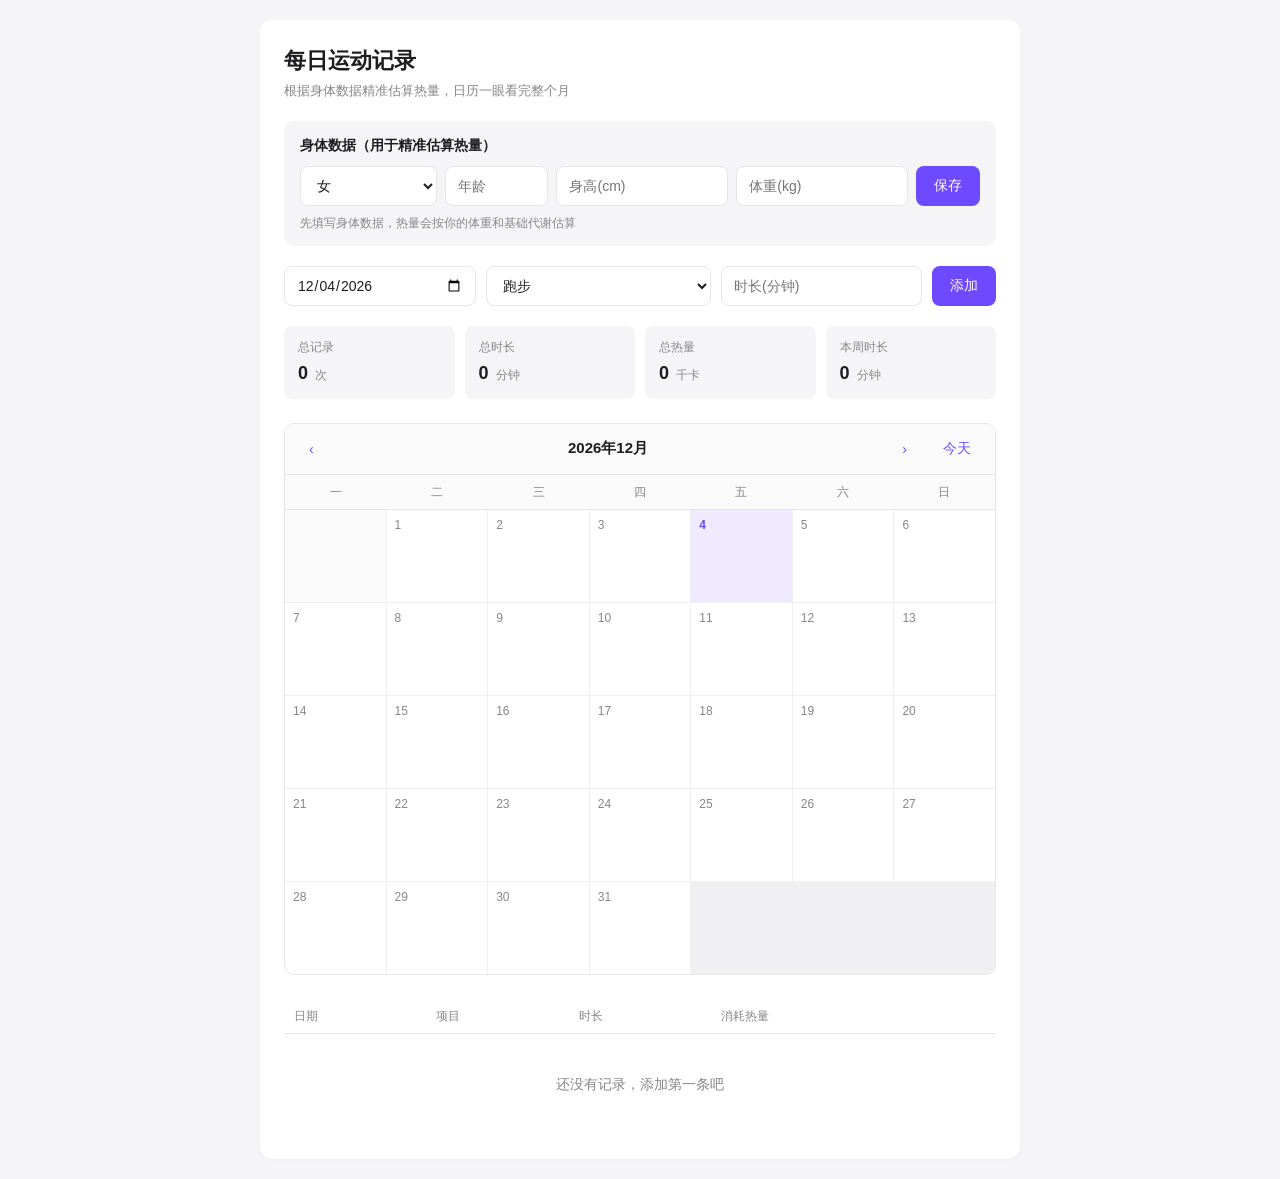
<file: sport-tracker.html>
<!DOCTYPE html>
<html lang="zh-CN">
<head>
<meta charset="UTF-8">
<meta name="viewport" content="width=device-width, initial-scale=1.0">
<title>每日运动记录</title>
<style>
  * { margin: 0; padding: 0; box-sizing: border-box; }
  body {
    font-family: -apple-system, BlinkMacSystemFont, "PingFang SC", "Microsoft YaHei", sans-serif;
    background: #f5f5f7;
    color: #1d1d1f;
    padding: 20px;
    line-height: 1.5;
  }
  .container {
    max-width: 760px;
    margin: 0 auto;
    background: #fff;
    border-radius: 12px;
    padding: 24px;
    box-shadow: 0 1px 3px rgba(0,0,0,0.04);
  }
  h1 {
    font-size: 22px;
    font-weight: 600;
    margin-bottom: 4px;
  }
  h3 {
    font-size: 14px;
    font-weight: 600;
    color: #1d1d1f;
    margin-bottom: 10px;
  }
  .subtitle {
    color: #86868b;
    font-size: 13px;
    margin-bottom: 20px;
  }
  input, select, button {
    font-family: inherit;
    font-size: 14px;
    padding: 10px 12px;
    border: 1px solid #e5e5ea;
    border-radius: 8px;
    background: #fff;
    color: #1d1d1f;
    outline: none;
  }
  input:focus, select:focus { border-color: #6d4aff; }
  button {
    cursor: pointer;
    border: none;
    background: #6d4aff;
    color: #fff;
    font-weight: 500;
    padding: 10px 18px;
    transition: background 0.15s;
  }
  button:hover { background: #5a3ae0; }
  button.secondary {
    background: #f0f0f2;
    color: #1d1d1f;
    padding: 6px 12px;
    font-size: 13px;
  }
  button.secondary:hover { background: #e5e5ea; }
  button.danger {
    background: transparent;
    color: #86868b;
    padding: 4px 10px;
    font-size: 12px;
  }
  button.danger:hover {
    background: #fff1f0;
    color: #ff3b30;
  }

  /* 身体数据表单 */
  .profile {
    background: #f5f5f7;
    border-radius: 10px;
    padding: 14px 16px;
    margin-bottom: 20px;
  }
  .profile-form {
    display: grid;
    grid-template-columns: 0.8fr 0.6fr 1fr 1fr auto;
    gap: 8px;
  }
  .profile-hint {
    margin-top: 8px;
    font-size: 12px;
    color: #86868b;
  }
  .profile-hint .bmr {
    color: #6d4aff;
    font-weight: 500;
  }

  /* 添加记录表单 */
  .form-row {
    display: grid;
    grid-template-columns: 1.2fr 1.4fr 1fr auto;
    gap: 10px;
    margin-bottom: 20px;
  }

  /* 统计卡片 */
  .stats {
    display: grid;
    grid-template-columns: repeat(4, 1fr);
    gap: 10px;
    margin-bottom: 24px;
  }
  .stat-card {
    background: #f5f5f7;
    border-radius: 8px;
    padding: 12px 14px;
  }
  .stat-label {
    font-size: 12px;
    color: #86868b;
    margin-bottom: 4px;
  }
  .stat-value {
    font-size: 18px;
    font-weight: 600;
  }
  .stat-value small {
    font-size: 12px;
    font-weight: 400;
    color: #86868b;
    margin-left: 2px;
  }

  /* 月历 */
  .calendar {
    margin-bottom: 24px;
    border: 1px solid #e5e5ea;
    border-radius: 10px;
    overflow: hidden;
  }
  .cal-head {
    display: flex;
    align-items: center;
    gap: 10px;
    padding: 12px 14px;
    background: #fafafa;
    border-bottom: 1px solid #e5e5ea;
  }
  .cal-title {
    font-size: 15px;
    font-weight: 600;
    flex: 1;
    text-align: center;
  }
  .cal-head button {
    background: transparent;
    color: #6d4aff;
    padding: 4px 10px;
    font-size: 14px;
  }
  .cal-head button:hover { background: #efeaff; }
  .cal-week {
    display: grid;
    grid-template-columns: repeat(7, 1fr);
    background: #fafafa;
    border-bottom: 1px solid #e5e5ea;
  }
  .cal-week div {
    padding: 8px 0;
    text-align: center;
    font-size: 12px;
    color: #86868b;
    font-weight: 500;
  }
  .cal-days {
    display: grid;
    grid-template-columns: repeat(7, 1fr);
    gap: 1px;
    background: #f0f0f2;
  }
  .cal-cell {
    background: #fff;
    min-height: 92px;
    padding: 6px 4px 4px;
    display: flex;
    flex-direction: column;
    align-items: center;
    gap: 2px;
  }
  .cal-cell.empty { background: #fafafa; }
  .cal-cell.today { background: #efeaff; }
  .cal-day-num {
    font-size: 12px;
    color: #86868b;
    align-self: flex-start;
    margin-left: 4px;
  }
  .cal-cell.today .cal-day-num {
    color: #6d4aff;
    font-weight: 600;
  }
  .cal-icons {
    display: flex;
    flex-wrap: wrap;
    justify-content: center;
    gap: 2px;
    margin-top: 2px;
  }
  .cal-icons svg {
    width: 18px;
    height: 18px;
  }
  .cal-cal {
    font-size: 10px;
    color: #ff7a45;
    font-weight: 600;
    margin-top: 2px;
  }
  .cal-cell.empty .cal-day-num { color: #c7c7cc; }

  /* 历史记录表 */
  table {
    width: 100%;
    border-collapse: collapse;
    font-size: 14px;
  }
  th {
    text-align: left;
    font-size: 12px;
    color: #86868b;
    font-weight: 500;
    padding: 8px 10px;
    border-bottom: 1px solid #e5e5ea;
  }
  td {
    padding: 10px;
    border-bottom: 1px solid #f0f0f2;
  }
  tr:hover td { background: #fafafa; }
  .empty {
    text-align: center;
    color: #86868b;
    padding: 40px 0;
    font-size: 14px;
  }
  .sport-icon {
    width: 18px;
    height: 18px;
    vertical-align: middle;
    margin-right: 6px;
  }
</style>
</head>
<body>
<div class="container">
  <h1>每日运动记录</h1>
  <p class="subtitle">根据身体数据精准估算热量，日历一眼看完整个月</p>

  <!-- 身体数据 -->
  <div class="profile">
    <h3>身体数据（用于精准估算热量）</h3>
    <div class="profile-form">
      <select id="gender">
        <option value="female">女</option>
        <option value="male">男</option>
      </select>
      <input type="number" id="age" placeholder="年龄" min="1" max="120">
      <input type="number" id="height" placeholder="身高(cm)" min="50" max="250">
      <input type="number" id="weight" placeholder="体重(kg)" min="10" max="300">
      <button onclick="saveProfile()">保存</button>
    </div>
    <div class="profile-hint" id="profileHint">先填写身体数据，热量会按你的体重和基础代谢估算</div>
  </div>

  <!-- 添加记录 -->
  <div class="form-row">
    <input type="date" id="date">
    <select id="sport">
      <option value="跑步">跑步</option>
      <option value="健身">健身</option>
      <option value="游泳">游泳</option>
      <option value="骑车">骑车</option>
      <option value="瑜伽">瑜伽</option>
      <option value="篮球">篮球</option>
      <option value="羽毛球">羽毛球</option>
      <option value="跳绳">跳绳</option>
      <option value="拳击">拳击</option>
      <option value="普拉提">普拉提</option>
      <option value="快走">快走</option>
      <option value="慢走">慢走</option>
      <option value="其他">其他</option>
    </select>
    <input type="number" id="duration" min="1" placeholder="时长(分钟)">
    <button onclick="addRecord()">添加</button>
  </div>

  <!-- 统计 -->
  <div class="stats">
    <div class="stat-card">
      <div class="stat-label">总记录</div>
      <div class="stat-value" id="totalCount">0 <small>次</small></div>
    </div>
    <div class="stat-card">
      <div class="stat-label">总时长</div>
      <div class="stat-value" id="totalDuration">0 <small>分钟</small></div>
    </div>
    <div class="stat-card">
      <div class="stat-label">总热量</div>
      <div class="stat-value" id="totalCalorie">0 <small>千卡</small></div>
    </div>
    <div class="stat-card">
      <div class="stat-label">本周时长</div>
      <div class="stat-value" id="weekDuration">0 <small>分钟</small></div>
    </div>
  </div>

  <!-- 月历 -->
  <div class="calendar">
    <div class="cal-head">
      <button onclick="prevMonth()">‹</button>
      <div class="cal-title" id="calTitle"></div>
      <button onclick="nextMonth()">›</button>
      <button onclick="goToday()" style="margin-left:6px">今天</button>
    </div>
    <div class="cal-week">
      <div>一</div><div>二</div><div>三</div><div>四</div><div>五</div><div>六</div><div>日</div>
    </div>
    <div class="cal-days" id="calDays"></div>
  </div>

  <!-- 历史记录 -->
  <table>
    <thead>
      <tr>
        <th>日期</th>
        <th>项目</th>
        <th>时长</th>
        <th>消耗热量</th>
        <th></th>
      </tr>
    </thead>
    <tbody id="list"></tbody>
  </table>
  <div class="empty" id="empty">还没有记录，添加第一条吧</div>
</div>

<script>
  // ===== 数据存储 =====
  const REC_KEY = 'sport_records';
  const PROFILE_KEY = 'sport_profile';
  let records = JSON.parse(localStorage.getItem(REC_KEY) || '[]');
  let profile = JSON.parse(localStorage.getItem(PROFILE_KEY) || '{}');

  // ===== MET 值（代谢当量，按每小时每公斤体重消耗）=====
  const MET = {
    '跑步': 9.8,
    '健身': 5,
    '游泳': 8,
    '骑车': 7.5,
    '瑜伽': 3,
    '篮球': 8,
    '羽毛球': 5.5,
    '跳绳': 12,
    '拳击': 9,
    '普拉提': 3,
    '快走': 6.3,
    '慢走': 3.5,
    '其他': 4
  };

  // ===== 简笔画图标 SVG（24x24 火柴人）=====
  const ICONS = {
    '跑步': `<svg viewBox="0 0 24 24" fill="none" stroke="currentColor" stroke-width="1.6" stroke-linecap="round" stroke-linejoin="round"><circle cx="14" cy="5" r="2"/><path d="M14 7 L10 13 L13 15"/><path d="M10 13 L7 17"/><path d="M13 15 L17 19"/><path d="M9 11 L13 9"/></svg>`,
    '健身': `<svg viewBox="0 0 24 24" fill="none" stroke="currentColor" stroke-width="1.6" stroke-linecap="round" stroke-linejoin="round"><circle cx="12" cy="5" r="2"/><path d="M12 7 L12 14"/><path d="M12 10 L7 10 M12 10 L17 10"/><rect x="4" y="8" width="3" height="4" rx="1"/><rect x="17" y="8" width="3" height="4" rx="1"/><path d="M12 14 L9 19 M12 14 L15 19"/></svg>`,
    '游泳': `<svg viewBox="0 0 24 24" fill="none" stroke="currentColor" stroke-width="1.6" stroke-linecap="round" stroke-linejoin="round"><circle cx="8" cy="6" r="2"/><path d="M10 8 L16 10"/><path d="M10 8 L13 14"/><path d="M3 16 Q6 14 9 16 T15 16 T21 16"/><path d="M3 19 Q6 17 9 19 T15 19 T21 19"/></svg>`,
    '骑车': `<svg viewBox="0 0 24 24" fill="none" stroke="currentColor" stroke-width="1.6" stroke-linecap="round" stroke-linejoin="round"><circle cx="6" cy="17" r="3"/><circle cx="18" cy="17" r="3"/><circle cx="15" cy="6" r="1.5"/><path d="M6 17 L12 11 L18 17"/><path d="M12 11 L15 8"/></svg>`,
    '瑜伽': `<svg viewBox="0 0 24 24" fill="none" stroke="currentColor" stroke-width="1.6" stroke-linecap="round" stroke-linejoin="round"><circle cx="12" cy="6" r="2"/><path d="M12 8 L12 13"/><path d="M6 18 Q12 14 18 18"/><path d="M8 16 L12 13 L16 16"/><path d="M10 13 L14 13"/></svg>`,
    '篮球': `<svg viewBox="0 0 24 24" fill="none" stroke="currentColor" stroke-width="1.6" stroke-linecap="round" stroke-linejoin="round"><circle cx="12" cy="5" r="2"/><path d="M12 7 L12 13"/><path d="M12 9 L17 6"/><path d="M12 13 L8 18 M12 13 L16 18"/><circle cx="18" cy="5" r="1.5"/></svg>`,
    '羽毛球': `<svg viewBox="0 0 24 24" fill="none" stroke="currentColor" stroke-width="1.6" stroke-linecap="round" stroke-linejoin="round"><circle cx="12" cy="5" r="2"/><path d="M12 7 L10 13"/><path d="M10 13 L7 17"/><path d="M10 13 L14 17"/><path d="M14 10 L19 7 L20 9"/></svg>`,
    '跳绳': `<svg viewBox="0 0 24 24" fill="none" stroke="currentColor" stroke-width="1.6" stroke-linecap="round" stroke-linejoin="round"><circle cx="12" cy="6" r="2"/><path d="M12 8 L12 12"/><path d="M10 12 L14 12"/><path d="M12 12 L10 17 M12 12 L14 17"/><path d="M4 19 Q12 26 20 19"/></svg>`,
    '拳击': `<svg viewBox="0 0 24 24" fill="none" stroke="currentColor" stroke-width="1.6" stroke-linecap="round" stroke-linejoin="round"><circle cx="12" cy="5" r="2"/><path d="M12 7 L12 13"/><path d="M12 9 L18 7"/><path d="M12 13 L9 18 M12 13 L15 18"/><rect x="17" y="5" width="4" height="3" rx="1"/></svg>`,
    '普拉提': `<svg viewBox="0 0 24 24" fill="none" stroke="currentColor" stroke-width="1.6" stroke-linecap="round" stroke-linejoin="round"><circle cx="6" cy="9" r="2"/><path d="M8 11 L18 14"/><path d="M3 17 L21 17"/><path d="M8 11 L10 15"/></svg>`,
    '快走': `<svg viewBox="0 0 24 24" fill="none" stroke="currentColor" stroke-width="1.6" stroke-linecap="round" stroke-linejoin="round"><circle cx="13" cy="5" r="2"/><path d="M13 7 L11 13 L14 16"/><path d="M11 13 L8 18"/><path d="M14 16 L17 20"/><path d="M9 11 L13 9"/></svg>`,
    '慢走': `<svg viewBox="0 0 24 24" fill="none" stroke="currentColor" stroke-width="1.6" stroke-linecap="round" stroke-linejoin="round"><circle cx="13" cy="6" r="2"/><path d="M13 8 L12 14 L15 17"/><path d="M12 14 L9 19"/><path d="M15 17 L17 20"/><path d="M11 11 L14 10"/></svg>`,
    '其他': `<svg viewBox="0 0 24 24" fill="none" stroke="currentColor" stroke-width="1.6" stroke-linecap="round" stroke-linejoin="round"><circle cx="12" cy="5" r="2"/><path d="M12 7 L12 14"/><path d="M12 14 L9 19 M12 14 L15 19"/><path d="M9 11 L15 11"/></svg>`
  };

  // ===== BMR 计算（Mifflin-St Jeor 公式）=====
  function calcBMR() {
    const { gender, age, height, weight } = profile;
    if (!age || !height || !weight) return null;
    const base = 10 * weight + 6.25 * height - 5 * age;
    return gender === 'female' ? base - 161 : base + 5;
  }

  // ===== 热量计算：MET × 体重 × 时长(小时) =====
  function calcCalorie(sport, durationMin) {
    const weight = profile.weight || 60; // 没填体重默认 60kg
    const met = MET[sport] || 4;
    return Math.round(met * weight * (durationMin / 60));
  }

  // ===== 身体数据 =====
  function saveProfile() {
    profile = {
      gender: document.getElementById('gender').value,
      age: parseInt(document.getElementById('age').value),
      height: parseInt(document.getElementById('height').value),
      weight: parseInt(document.getElementById('weight').value)
    };
    if (!profile.age || !profile.height || !profile.weight) {
      alert('请填写完整信息');
      return;
    }
    localStorage.setItem(PROFILE_KEY, JSON.stringify(profile));
    // 重新计算所有记录的热量
    records.forEach(r => { r.calorie = calcCalorie(r.sport, r.duration); });
    localStorage.setItem(REC_KEY, JSON.stringify(records));
    render();
  }

  function loadProfileForm() {
    document.getElementById('gender').value = profile.gender || 'female';
    document.getElementById('age').value = profile.age || '';
    document.getElementById('height').value = profile.height || '';
    document.getElementById('weight').value = profile.weight || '';
    const bmr = calcBMR();
    const hint = document.getElementById('profileHint');
    if (bmr) {
      hint.innerHTML = `基础代谢率 <span class="bmr">${Math.round(bmr)} 千卡/天</span> · 热量按体重 ${profile.weight}kg 计算`;
    } else {
      hint.textContent = '先填写身体数据，热量会按你的体重和基础代谢估算';
    }
  }

  // ===== 添加记录 =====
  function addRecord() {
    const date = document.getElementById('date').value;
    const sport = document.getElementById('sport').value;
    const duration = parseInt(document.getElementById('duration').value);

    if (!date || !sport || !duration || duration <= 0) {
      alert('请填写完整信息，时长需大于 0');
      return;
    }

    records.push({
      id: Date.now(),
      date: date,
      sport: sport,
      duration: duration,
      calorie: calcCalorie(sport, duration)
    });

    save();
    document.getElementById('duration').value = '';
    render();
  }

  function delRecord(id) {
    records = records.filter(r => r.id !== id);
    save();
    render();
  }

  function save() {
    localStorage.setItem(REC_KEY, JSON.stringify(records));
  }

  // ===== 本周判断 =====
  function isThisWeek(dateStr) {
    const d = new Date(dateStr);
    const today = new Date();
    const day = today.getDay() === 0 ? 7 : today.getDay();
    const monday = new Date(today);
    monday.setDate(today.getDate() - day + 1);
    monday.setHours(0, 0, 0, 0);
    return d >= monday;
  }

  // ===== 月历 =====
  let calCursor = new Date();
  calCursor.setDate(1);

  function prevMonth() {
    calCursor.setMonth(calCursor.getMonth() - 1);
    renderCalendar();
  }
  function nextMonth() {
    calCursor.setMonth(calCursor.getMonth() + 1);
    renderCalendar();
  }
  function goToday() {
    calCursor = new Date();
    calCursor.setDate(1);
    renderCalendar();
  }

  function renderCalendar() {
    const year = calCursor.getFullYear();
    const month = calCursor.getMonth();
    document.getElementById('calTitle').textContent = `${year}年${month + 1}月`;

    // 该月第一天是周几（周一=0）
    const firstDay = new Date(year, month, 1);
    const startOffset = (firstDay.getDay() === 0 ? 6 : firstDay.getDay() - 1);
    const daysInMonth = new Date(year, month + 1, 0).getDate();
    const today = new Date();
    const todayStr = today.toISOString().slice(0, 10);

    // 按日期分组记录
    const byDate = {};
    records.forEach(r => {
      if (!byDate[r.date]) byDate[r.date] = [];
      byDate[r.date].push(r);
    });

    const cells = [];
    // 空白填充
    for (let i = 0; i < startOffset; i++) {
      cells.push(`<div class="cal-cell empty"></div>`);
    }
    for (let d = 1; d <= daysInMonth; d++) {
      const dateStr = `${year}-${String(month + 1).padStart(2, '0')}-${String(d).padStart(2, '0')}`;
      const dayRecords = byDate[dateStr] || [];
      const isToday = dateStr === todayStr;

      let iconsHtml = '';
      let totalCal = 0;
      if (dayRecords.length > 0) {
        // 去重显示运动图标（同种运动只显示一次）
        const sports = [...new Set(dayRecords.map(r => r.sport))];
        iconsHtml = sports.map(s => `<span style="color:#6d4aff">${ICONS[s] || ICONS['其他']}</span>`).join('');
        totalCal = dayRecords.reduce((s, r) => s + (r.calorie || 0), 0);
      }

      cells.push(`
        <div class="cal-cell ${isToday ? 'today' : ''}">
          <div class="cal-day-num">${d}</div>
          ${iconsHtml ? `<div class="cal-icons">${iconsHtml}</div>` : ''}
          ${totalCal > 0 ? `<div class="cal-cal">${totalCal}kcal</div>` : ''}
        </div>
      `);
    }

    document.getElementById('calDays').innerHTML = cells.join('');
  }

  // ===== 渲染列表和统计 =====
  function render() {
    loadProfileForm();
    renderCalendar();

    const sorted = [...records].sort((a, b) => b.date.localeCompare(a.date));
    const list = document.getElementById('list');
    const empty = document.getElementById('empty');

    if (sorted.length === 0) {
      list.innerHTML = '';
      empty.style.display = 'block';
    } else {
      empty.style.display = 'none';
      list.innerHTML = sorted.map(r => `
        <tr>
          <td>${r.date}</td>
          <td><span class="sport-icon" style="color:#6d4aff; display:inline-block; vertical-align:middle">${ICONS[r.sport] || ICONS['其他']}</span>${r.sport}</td>
          <td>${r.duration} <small style="color:#86868b">分钟</small></td>
          <td>${r.calorie} <small style="color:#86868b">千卡</small></td>
          <td><button class="danger" onclick="delRecord(${r.id})">删除</button></td>
        </tr>
      `).join('');
    }

    const totalDuration = records.reduce((s, r) => s + r.duration, 0);
    const totalCalorie = records.reduce((s, r) => s + (r.calorie || 0), 0);
    const weekDuration = records
      .filter(r => isThisWeek(r.date))
      .reduce((s, r) => s + r.duration, 0);

    document.getElementById('totalCount').innerHTML = `${records.length} <small>次</small>`;
    document.getElementById('totalDuration').innerHTML = `${totalDuration} <small>分钟</small>`;
    document.getElementById('totalCalorie').innerHTML = `${totalCalorie} <small>千卡</small>`;
    document.getElementById('weekDuration').innerHTML = `${weekDuration} <small>分钟</small>`;
  }

  // 初始化
  document.getElementById('date').value = new Date().toISOString().slice(0, 10);
  render();
</script>
</body>
</html>
</file>
<file: style.css>
/* ============================================================
   V2.3 · 吴润个人主页 —— 深色科技主题
   配色: 极深藏蓝 #020029 基底 / 亮橙 #FF7710 主强调
         青绿 #00E5FF · 洋红 #FF2E88 点缀
   字体: Orbitron(科技西文标题) · JetBrains Mono(终端/角标) · 苹方(中文正文)
   ============================================================ */

/* ---------- 字体 ---------- */
@font-face {
  font-family: 'Orbitron';
  font-style: normal;
  font-weight: 500;
  font-display: swap;
  src: url('libs/fonts/orbitron-latin-500-normal.woff2') format('woff2');
}
@font-face {
  font-family: 'Orbitron';
  font-style: normal;
  font-weight: 700;
  font-display: swap;
  src: url('libs/fonts/orbitron-latin-700-normal.woff2') format('woff2');
}
@font-face {
  font-family: 'Orbitron';
  font-style: normal;
  font-weight: 900;
  font-display: swap;
  src: url('libs/fonts/orbitron-latin-900-normal.woff2') format('woff2');
}
@font-face {
  font-family: 'JetBrains Mono';
  font-style: normal;
  font-weight: 400;
  font-display: swap;
  src: url('libs/fonts/jetbrains-mono-latin-400-normal.woff2') format('woff2');
}
@font-face {
  font-family: 'JetBrains Mono';
  font-style: normal;
  font-weight: 700;
  font-display: swap;
  src: url('libs/fonts/jetbrains-mono-latin-700-normal.woff2') format('woff2');
}

/* ---------- 变量 ---------- */
:root {
  --bg: #020029;
  --bg2: #07074a;
  --card: rgba(13, 17, 66, 0.55);
  --card-solid: #0b0e3f;
  --line: rgba(0, 229, 255, 0.16);
  --line-strong: rgba(0, 229, 255, 0.45);
  --text: #e8ecff;
  --muted: #8b93c0;
  --dim: #5a6190;
  --orange: #FF7710;
  --cyan: #00E5FF;
  --magenta: #FF2E88;
  --font-display: 'Orbitron', 'PingFang SC', 'Helvetica Neue', sans-serif;
  --font-mono: 'JetBrains Mono', 'SF Mono', Menlo, Consolas, monospace;
  --font-body: -apple-system, BlinkMacSystemFont, 'PingFang SC', 'Hiragino Sans GB', 'Segoe UI', sans-serif;
  --max: 960px;
  --glow-orange: 0 0 18px rgba(255, 119, 16, 0.45);
  --glow-cyan: 0 0 18px rgba(0, 229, 255, 0.4);
}

* { box-sizing: border-box; margin: 0; padding: 0; }

html { scroll-behavior: smooth; }
section[id] { scroll-margin-top: 88px; }

::selection { background: rgba(255, 119, 16, 0.75); color: #fff; }

::-webkit-scrollbar { width: 10px; }
::-webkit-scrollbar-track { background: #020029; }
::-webkit-scrollbar-thumb {
  background: linear-gradient(180deg, #FF7710, #7a2b00);
  border-radius: 6px;
  border: 2px solid #020029;
}

body {
  font-family: var(--font-body);
  color: var(--text);
  background:
    radial-gradient(1100px 600px at 12% -8%, rgba(0, 229, 255, 0.09), transparent 60%),
    radial-gradient(900px 520px at 88% 108%, rgba(255, 46, 136, 0.08), transparent 60%),
    radial-gradient(760px 460px at 82% 22%, rgba(255, 119, 16, 0.07), transparent 60%),
    var(--bg);
  background-attachment: fixed;
  line-height: 1.7;
  overflow-x: hidden;
}

/* 网格背景层 */
body::before {
  content: '';
  position: fixed;
  inset: 0;
  z-index: 0;
  pointer-events: none;
  background-image:
    linear-gradient(rgba(0, 229, 255, 0.045) 1px, transparent 1px),
    linear-gradient(90deg, rgba(0, 229, 255, 0.045) 1px, transparent 1px);
  background-size: 46px 46px;
  mask-image: radial-gradient(ellipse 90% 70% at 50% 30%, #000 30%, transparent 100%);
  -webkit-mask-image: radial-gradient(ellipse 90% 70% at 50% 30%, #000 30%, transparent 100%);
}

/* 扫描线层 */
body::after {
  content: '';
  position: fixed;
  inset: 0;
  z-index: 1;
  pointer-events: none;
  background: repeating-linear-gradient(
    0deg,
    rgba(255, 255, 255, 0.018) 0 1px,
    transparent 1px 3px
  );
  mix-blend-mode: overlay;
}

/* 全站内容容器放在网格层之上 */
#app, .nav, .hero, .section, .footer { position: relative; z-index: 2; }

a { color: var(--cyan); text-decoration: none; transition: color 0.2s, text-shadow 0.2s; }
a:hover { color: #fff; text-shadow: var(--glow-cyan); }

/* ---------- HUD 框架 ---------- */
.hud { position: fixed; inset: 0; z-index: 60; pointer-events: none; }
.hud .corner {
  position: absolute;
  width: 26px; height: 26px;
  border: 2px solid rgba(0, 229, 255, 0.55);
  filter: drop-shadow(0 0 6px rgba(0, 229, 255, 0.5));
}
.hud .c-tl { top: 12px; left: 12px; border-right: none; border-bottom: none; }
.hud .c-tr { top: 12px; right: 12px; border-left: none; border-bottom: none; }
.hud .c-bl { bottom: 12px; left: 12px; border-right: none; border-top: none; }
.hud .c-br { bottom: 12px; right: 12px; border-left: none; border-top: none; }

.hud-badge {
  position: absolute;
  font-family: var(--font-mono);
  font-size: 10px;
  letter-spacing: 0.14em;
  color: rgba(0, 229, 255, 0.75);
  text-shadow: 0 0 8px rgba(0, 229, 255, 0.4);
  white-space: nowrap;
}
.hud-badge.top-left { top: 16px; left: 48px; }
.hud-badge.top-right { top: 16px; right: 48px; text-align: right; }
.hud-badge.bottom-left { bottom: 16px; left: 48px; }
.hud-badge.bottom-right { bottom: 16px; right: 48px; text-align: right; color: rgba(255, 119, 16, 0.75); text-shadow: 0 0 8px rgba(255, 119, 16, 0.4); }
.hud-badge .dot {
  display: inline-block; width: 6px; height: 6px; border-radius: 50%;
  background: #00ff9d; margin-right: 6px;
  box-shadow: 0 0 8px #00ff9d;
  animation: hudPulse 2s infinite;
}
.hud-badge.top-left .dot { background: #00ff9d; box-shadow: 0 0 8px #00ff9d; }
@keyframes hudPulse {
  0%, 100% { opacity: 1; }
  50% { opacity: 0.35; }
}

/* 滚动进度条 */
.scroll-progress {
  position: fixed;
  top: 0; left: 0;
  height: 3px;
  width: 0%;
  z-index: 70;
  background: linear-gradient(90deg, var(--orange), var(--magenta), var(--cyan));
  box-shadow: 0 0 12px rgba(255, 119, 16, 0.7);
}

/* 光标辉光 */
#cursor-glow {
  position: fixed;
  width: 420px; height: 420px;
  left: 0; top: 0;
  margin: -210px 0 0 -210px;
  border-radius: 50%;
  pointer-events: none;
  z-index: 3;
  background: radial-gradient(circle, rgba(255, 119, 16, 0.09), rgba(0, 229, 255, 0.05) 45%, transparent 70%);
  mix-blend-mode: screen;
  will-change: transform;
}

/* 粒子画布 */
#particles {
  position: fixed;
  inset: 0;
  z-index: 0;
  pointer-events: none;
}

/* ---------- 开屏动画：全屏视频 + 半透明终端窗口 ---------- */
.intro-overlay {
  position: fixed;
  inset: 0;
  z-index: 9999;
  background: #000;
  display: flex;
  align-items: center;
  justify-content: center;
  transition: opacity 0.6s ease;
}
.intro-overlay.hidden { opacity: 0; pointer-events: none; }
.intro-video {
  position: absolute;
  width: 100%; height: 100%;
  object-fit: cover;
  filter: brightness(0.92) saturate(1.15) contrast(1.04);
}
.intro-overlay::after {
  content: '';
  position: absolute;
  inset: 0;
  background: radial-gradient(130% 95% at 50% 42%, transparent 55%, rgba(2, 0, 41, 0.5) 100%);
  pointer-events: none;
}
/* 移动端视频被拦截时的动态背景兜底 */
.intro-overlay.no-video {
  background:
    radial-gradient(70% 55% at 30% 25%, rgba(0, 229, 255, 0.14), transparent 65%),
    radial-gradient(55% 45% at 75% 80%, rgba(255, 119, 16, 0.13), transparent 65%),
    linear-gradient(160deg, #020029 0%, #050a3a 55%, #020029 100%);
}
.intro-overlay.no-video::before {
  content: '';
  position: absolute;
  inset: -20%;
  background:
    radial-gradient(40% 32% at 50% 30%, rgba(0, 229, 255, 0.10), transparent 70%),
    radial-gradient(34% 28% at 65% 70%, rgba(255, 119, 16, 0.10), transparent 70%);
  animation: no-video-drift 9s ease-in-out infinite alternate;
  pointer-events: none;
}
@keyframes no-video-drift {
  0%   { transform: translate3d(-2%, -1%, 0) scale(1); }
  100% { transform: translate3d(3%, 2%, 0) scale(1.08); }
}
/* 移动端降级：章鱼主题动态背景（纯 CSS/SVG，不依赖 autoplay） */
.no-video-octo {
  display: none;
  position: absolute;
  left: 50%;
  bottom: 0;
  transform: translateX(-50%);
  width: min(92vmin, 520px);
  height: min(92vmin, 520px);
  z-index: 1;
  pointer-events: none;
  filter: drop-shadow(0 0 16px rgba(0, 229, 255, 0.5)) drop-shadow(0 0 64px rgba(0, 229, 255, 0.28));
}
.intro-overlay.no-video .no-video-octo {
  display: block;
  animation: no-video-bob 5.2s ease-in-out infinite;
}
@keyframes no-video-bob {
  0%, 100% { transform: translateX(-50%) translateY(0); }
  50%      { transform: translateX(-50%) translateY(-16px); }
}
.no-video-octo .octo { width: 100%; height: 100%; display: block; }
.no-video-octo .tent {
  transform-origin: 50% 46%;
  animation: nv-wave 2.6s ease-in-out infinite alternate;
}
@keyframes nv-wave {
  from { transform: rotate(0deg); }
  to   { transform: rotate(var(--amp, 10deg)); }
}
.no-video-octo .t-1 { --amp: 9deg;  animation-delay: 0s; }
.no-video-octo .t-2 { --amp: -8deg; animation-delay: 0.35s; }
.no-video-octo .t-3 { --amp: 11deg; animation-delay: 0.7s; }
.no-video-octo .t-4 { --amp: -9deg; animation-delay: 1.05s; }
.no-video-octo .t-5 { --amp: 8deg;  animation-delay: 1.4s; }
.no-video-octo .t-6 { --amp: -10deg; animation-delay: 1.75s; }
.no-video-octo .t-7 { --amp: 7deg;  animation-delay: 2.1s; }
.no-video-octo .t-8 { --amp: -6deg; animation-delay: 2.45s; }
.no-video-octo .halo {
  animation: nv-breathe 3.4s ease-in-out infinite;
  transform-origin: 50% 50%;
}
@keyframes nv-breathe {
  0%, 100% { opacity: 0.55; transform: scale(1); }
  50%      { opacity: 0.95; transform: scale(1.06); }
}
.no-video-octo .eye { animation: nv-blink 4.8s ease-in-out infinite; }
.no-video-octo .eye-r { animation-delay: 0.2s; }
@keyframes nv-blink {
  0%, 92%, 100% { opacity: 1; }
  95%           { opacity: 0.15; }
}
/* 降级背景的漂浮光斑 */
.no-video-orb {
  display: none;
  position: absolute;
  border-radius: 50%;
  filter: blur(70px);
  opacity: 0.5;
  z-index: 0;
  pointer-events: none;
}
.intro-overlay.no-video .no-video-orb { display: block; }
.intro-overlay.no-video .orb-cyan {
  width: 340px; height: 340px;
  background: radial-gradient(circle, rgba(0, 229, 255, 0.65), transparent 70%);
  top: 12%; left: 6%;
  animation: nv-orb1 16s ease-in-out infinite;
}
.intro-overlay.no-video .orb-orange {
  width: 300px; height: 300px;
  background: radial-gradient(circle, rgba(255, 119, 16, 0.5), transparent 70%);
  bottom: 12%; right: 8%;
  animation: nv-orb2 20s ease-in-out infinite;
}
@keyframes nv-orb1 {
  0%, 100% { transform: translate(0, 0) scale(1); }
  50%      { transform: translate(70px, 40px) scale(1.15); }
}
@keyframes nv-orb2 {
  0%, 100% { transform: translate(0, 0) scale(1); }
  50%      { transform: translate(-60px, -50px) scale(0.9); }
}
.intro-content {
  position: relative;
  z-index: 3;
  width: min(560px, 88vw);
  text-align: left;
}
.boot-window {
  background: rgba(4, 4, 36, 0.55);
  border: 1px solid rgba(0, 229, 255, 0.35);
  border-radius: 10px;
  padding: 18px 22px 22px;
  box-shadow: 0 0 40px rgba(0, 229, 255, 0.15), inset 0 0 30px rgba(2, 0, 41, 0.6);
  backdrop-filter: blur(3px);
}
.boot-title {
  font-family: var(--font-mono);
  font-size: 11px;
  letter-spacing: 0.2em;
  color: var(--muted);
  border-bottom: 1px solid rgba(0, 229, 255, 0.15);
  padding-bottom: 10px;
  margin-bottom: 14px;
  display: flex;
  justify-content: space-between;
  text-shadow: 0 1px 4px rgba(2, 0, 41, 0.8);
}
.boot-title .dots span {
  display: inline-block;
  width: 8px; height: 8px; border-radius: 50%;
  margin-left: 5px;
  background: #3a3f6b;
}
.boot-title .dots span:nth-child(1) { background: #ff5f56; }
.boot-title .dots span:nth-child(2) { background: #ffbd2e; }
.boot-title .dots span:nth-child(3) { background: #27c93f; }
.boot-log {
  font-family: var(--font-mono);
  font-size: 13px;
  line-height: 1.9;
  color: #c9d4ff;
  min-height: 92px;
  text-shadow: 0 1px 6px rgba(2, 0, 41, 0.85);
}
.boot-log .ok { color: #00ff9d; }
.boot-log .warn { color: #ffbd2e; }
.boot-log .acc { color: var(--cyan); }
.boot-progress {
  margin: 16px 0 4px;
  height: 10px;
  border: 1px solid rgba(0, 229, 255, 0.35);
  border-radius: 6px;
  background: rgba(0, 229, 255, 0.06);
  overflow: hidden;
}
.boot-progress .bar {
  height: 100%;
  width: 0%;
  background: linear-gradient(90deg, var(--orange), var(--magenta), var(--cyan));
  box-shadow: 0 0 12px rgba(255, 119, 16, 0.6);
  transition: width 0.15s linear;
}
.boot-status {
  font-family: var(--font-mono);
  font-size: 11px;
  letter-spacing: 0.15em;
  color: var(--muted);
  text-align: right;
  text-shadow: 0 1px 4px rgba(2, 0, 41, 0.8);
}
.intro-link {
  display: inline-block;
  margin-top: 22px;
  padding: 13px 40px;
  background: rgba(255, 119, 16, 0.12);
  color: var(--orange);
  border: 1.5px solid var(--orange);
  border-radius: 6px;
  font-family: var(--font-mono);
  font-size: 1rem;
  letter-spacing: 0.3em;
  cursor: pointer;
  opacity: 0;
  transform: translateY(8px);
  transition: all 0.3s;
  text-shadow: 0 0 12px rgba(255, 119, 16, 0.6);
}
.intro-link.show { opacity: 1; transform: translateY(0); }
.intro-link:hover {
  background: var(--orange);
  color: #fff;
  box-shadow: 0 0 30px rgba(255, 119, 16, 0.7);
}
.intro-skip {
  position: absolute;
  top: 26px;
  right: 28px;
  z-index: 4;
  background: rgba(255, 255, 255, 0.08);
  color: rgba(232, 236, 255, 0.8);
  border: 1px solid rgba(255, 255, 255, 0.25);
  border-radius: 20px;
  padding: 8px 18px;
  font-family: var(--font-mono);
  font-size: 0.85rem;
  cursor: pointer;
  backdrop-filter: blur(8px);
  transition: all 0.2s;
}
.intro-skip:hover { background: rgba(255, 255, 255, 0.22); color: #fff; }

/* 开屏「AI 生成」角标（AI 生成内容显式标识） */
.intro-ai-badge {
  position: absolute;
  left: 26px;
  bottom: 26px;
  z-index: 4;
  display: inline-flex;
  align-items: center;
  gap: 6px;
  padding: 5px 12px;
  border: 1px solid rgba(0, 229, 255, 0.4);
  border-radius: 20px;
  background: rgba(2, 0, 41, 0.55);
  color: rgba(232, 236, 255, 0.85);
  font-family: var(--font-mono);
  font-size: 0.72rem;
  letter-spacing: 0.14em;
  backdrop-filter: blur(8px);
  pointer-events: none;
  user-select: none;
}
.intro-ai-badge::before {
  content: "";
  width: 6px;
  height: 6px;
  border-radius: 50%;
  background: var(--orange);
  box-shadow: 0 0 8px var(--orange);
}
.intro-ai-badge.hidden { display: none; }

/* ---------- 侧边目录栏（TOC） ---------- */
.toc {
  position: fixed;
  left: clamp(16px, 3vw, 40px);
  top: 50%;
  transform: translateY(-50%);
  z-index: 40;
  display: flex;
  flex-direction: column;
  gap: 16px;
  padding: 16px 10px;
  border-left: 1px solid rgba(0, 229, 255, 0.14);
}
.toc-link {
  display: flex;
  align-items: center;
  gap: 12px;
  text-decoration: none;
  opacity: 0.45;
  transition: opacity 0.25s ease;
}
.toc-line {
  display: inline-block;
  width: 18px;
  height: 2px;
  border-radius: 2px;
  background: #8b93c0;
  transition: all 0.3s ease;
  flex-shrink: 0;
}
.toc-text {
  font-family: var(--font-mono);
  font-size: 12px;
  letter-spacing: 0.18em;
  color: #8b93c0;
  white-space: nowrap;
  transition: color 0.3s ease, text-shadow 0.3s ease;
}
.toc-link:hover { opacity: 0.85; }
.toc-link:hover .toc-text { color: #e8ecff; }
.toc-link.active {
  opacity: 1;
}
.toc-link.active .toc-line {
  width: 24px;
  background: var(--cyan);
  box-shadow: 0 0 10px rgba(0, 229, 255, 0.8);
}
.toc-link.active .toc-text {
  color: #e8ecff;
  text-shadow: 0 0 12px rgba(0, 229, 255, 0.5);
}

/* ---------- 眼睛跟随按钮（Hero 主区） ---------- */
.eye-cta {
  position: relative;
  display: inline-flex;
  align-items: center;
  gap: 12px;
  padding: 12px 24px;
  background: rgba(4, 4, 36, 0.92);
  border: 1.5px solid rgba(0, 229, 255, 0.5);
  border-radius: 999px;
  box-shadow: 0 0 22px rgba(0, 229, 255, 0.2);
  backdrop-filter: blur(8px);
  text-decoration: none;
  white-space: nowrap;
  cursor: pointer;
  transition: all 0.25s;
}
.eye-cta:hover {
  border-color: rgba(0, 229, 255, 0.85);
  box-shadow: 0 0 34px rgba(0, 229, 255, 0.4);
  transform: translateY(-2px);
}
.eye-cta-dot {
  position: absolute;
  top: 7px;
  right: 9px;
  width: 7px;
  height: 7px;
  border-radius: 50%;
  background: #00ff9d;
  box-shadow: 0 0 8px rgba(0, 255, 157, 0.9);
  animation: eye-dot-pulse 2.4s ease-in-out infinite;
}
@keyframes eye-dot-pulse {
  0%, 100% { opacity: 1; }
  50% { opacity: 0.45; }
}
.eye-cta-eyes {
  display: flex;
  gap: 5px;
  flex-shrink: 0;
}
.eye {
  position: relative;
  width: 18px;
  height: 18px;
  border-radius: 50%;
  background: radial-gradient(circle at 35% 30%, #ffffff, #d7e6ff);
  display: flex;
  align-items: center;
  justify-content: center;
  overflow: hidden;
  box-shadow: inset 0 0 4px rgba(2, 0, 41, 0.25);
  animation: eye-blink 3.6s ease-in-out infinite;
}
.eye:nth-child(2) { animation-delay: 0.9s; }
@keyframes eye-blink {
  0%, 93%, 100% { transform: scaleY(1); }
  95% { transform: scaleY(0.08); }
  97% { transform: scaleY(1); }
}
.pupil {
  display: block;
  width: 7px;
  height: 7px;
  border-radius: 50%;
  background: radial-gradient(circle at 40% 35%, #1c2a6e, #020029);
  will-change: transform;
}
.eye-cta-text {
  font-family: var(--font-mono);
  font-size: 13px;
  letter-spacing: 0.22em;
  color: #e8ecff;
  text-shadow: 0 0 10px rgba(0, 229, 255, 0.4);
}

/* ---------- 导航 ---------- */
.nav {
  position: sticky;
  top: 0;
  z-index: 50;
  background: rgba(2, 0, 41, 0.78);
  backdrop-filter: blur(14px);
  border-bottom: 1px solid var(--line);
}
.nav-inner {
  max-width: var(--max);
  margin: 0 auto;
  padding: 14px 24px;
  display: flex;
  justify-content: space-between;
  align-items: center;
}
.nav-brand {
  font-family: var(--font-display);
  font-weight: 700;
  font-size: 1.05rem;
  letter-spacing: 0.25em;
  color: var(--text);
}
.nav-brand::before { content: '▮ '; color: var(--orange); text-shadow: var(--glow-orange); }
.nav-links { display: flex; gap: 22px; align-items: center; }
.nav-links a {
  position: relative;
  color: var(--muted);
  font-size: 0.95rem;
  padding: 4px 2px;
}
.nav-links a::after {
  content: '';
  position: absolute;
  left: 0; bottom: -2px;
  width: 0%; height: 2px;
  background: linear-gradient(90deg, var(--orange), var(--magenta));
  box-shadow: 0 0 8px rgba(255, 119, 16, 0.7);
  transition: width 0.25s;
}
.nav-links a:hover { color: var(--text); text-decoration: none; }
.nav-links a:hover::after { width: 100%; }
.nav-links a.active { color: var(--orange); text-shadow: var(--glow-orange); }
.nav-links a.active::after { width: 100%; }
.nav-cta {
  padding: 7px 16px;
  border-radius: 999px;
  border: 1px solid var(--orange);
  background: rgba(255, 119, 16, 0.12);
  color: var(--orange) !important;
  letter-spacing: 0.12em;
  transition: all 0.25s;
}
.nav-cta:hover { background: var(--orange); color: #fff !important; box-shadow: var(--glow-orange); }
.nav-cta::after { display: none; }

/* ---------- Hero ---------- */
.hero {
  padding: 100px 24px 72px;
  text-align: center;
  position: relative;
  overflow: hidden;
}
.hero::before {
  content: '';
  position: absolute;
  inset: 0;
  background:
    radial-gradient(560px 260px at 50% 0%, rgba(255, 119, 16, 0.12), transparent 70%),
    radial-gradient(420px 200px at 50% 110%, rgba(0, 229, 255, 0.1), transparent 70%);
  pointer-events: none;
}
.hero-inner { max-width: var(--max); margin: 0 auto; position: relative; }
.hero-en {
  font-family: var(--font-display);
  font-weight: 500;
  font-size: 0.85rem;
  letter-spacing: 0.6em;
  color: var(--cyan);
  text-shadow: var(--glow-cyan);
  margin-bottom: 10px;
  text-transform: uppercase;
}
.avatar {
  width: 132px; height: 132px;
  margin: 0 auto 26px;
  border-radius: 50%;
  object-fit: cover;
  display: block;
  border: 2px solid rgba(255, 119, 16, 0.7);
  box-shadow: 0 0 0 4px rgba(255, 119, 16, 0.12), 0 0 32px rgba(255, 119, 16, 0.35), 0 0 80px rgba(0, 229, 255, 0.18);
  animation: avatarFloat 5s ease-in-out infinite;
}
@keyframes avatarFloat {
  0%, 100% { transform: translateY(0); }
  50% { transform: translateY(-8px); }
}
.hero h1 {
  font-size: 3rem;
  font-weight: 900;
  letter-spacing: 0.35em;
  margin-bottom: 10px;
  text-indent: 0.35em;
  background: linear-gradient(180deg, #ffffff 20%, #ffd9b8 100%);
  -webkit-background-clip: text;
  background-clip: text;
  -webkit-text-fill-color: transparent;
  filter: drop-shadow(0 0 22px rgba(255, 119, 16, 0.45));
}
.hero-tagline {
  font-size: 1.12rem;
  color: var(--cyan);
  font-weight: 500;
  margin-bottom: 8px;
  letter-spacing: 0.04em;
  text-shadow: 0 0 14px rgba(0, 229, 255, 0.3);
}
.hero-sub {
  color: var(--muted);
  margin-bottom: 34px;
  font-size: 1rem;
  min-height: 1.7em;
}
.hero-sub .typed-caret {
  display: inline-block;
  width: 2px; height: 1.1em;
  background: var(--orange);
  vertical-align: -0.2em;
  margin-left: 2px;
  box-shadow: 0 0 8px var(--orange);
  animation: caretBlink 0.8s step-end infinite;
}
@keyframes caretBlink { 0%, 100% { opacity: 1; } 50% { opacity: 0; } }
.hero-cta { display: flex; gap: 16px; justify-content: center; }

.btn {
  padding: 12px 26px;
  border-radius: 8px;
  font-size: 0.95rem;
  font-weight: 500;
  display: inline-block;
  cursor: pointer;
  transition: all 0.25s;
  letter-spacing: 0.08em;
}
.btn-primary {
  background: linear-gradient(135deg, #FF7710, #e04f00);
  color: #fff;
  border: 1px solid #ff9433;
  box-shadow: 0 0 20px rgba(255, 119, 16, 0.4);
}
.btn-primary:hover {
  transform: translateY(-2px);
  box-shadow: 0 0 34px rgba(255, 119, 16, 0.65);
  color: #fff;
  text-decoration: none;
}
.btn-ghost {
  border: 1px solid var(--cyan);
  color: var(--cyan);
  background: rgba(0, 229, 255, 0.06);
  text-shadow: 0 0 10px rgba(0, 229, 255, 0.4);
}
.btn-ghost:hover {
  background: rgba(0, 229, 255, 0.14);
  box-shadow: 0 0 24px rgba(0, 229, 255, 0.35);
  color: #fff;
  transform: translateY(-2px);
  text-decoration: none;
}

/* ---------- section 通用 ---------- */
.section {
  max-width: var(--max);
  margin: 0 auto;
  padding: 70px 24px;
  border-bottom: 1px solid rgba(0, 229, 255, 0.08);
}
.section-alt { max-width: none; background: rgba(4, 4, 38, 0.4); }
.section-alt > * { max-width: var(--max); margin-left: auto; margin-right: auto; }

body { counter-reset: sec; }
.section h2 {
  counter-increment: sec;
  font-size: 1.55rem;
  font-weight: 700;
  letter-spacing: 0.14em;
  margin-bottom: 26px;
  padding-bottom: 12px;
  position: relative;
  color: var(--text);
}
.section h2::before {
  content: '[' counter(sec, decimal-leading-zero) '] ·';
  font-family: var(--font-display);
  font-weight: 700;
  color: var(--orange);
  text-shadow: var(--glow-orange);
  margin-right: 10px;
  font-size: 1.05em;
}
.section h2::after {
  content: '';
  position: absolute;
  left: 0; bottom: 0;
  width: 72px; height: 2px;
  background: linear-gradient(90deg, var(--orange), var(--magenta), transparent);
  box-shadow: 0 0 10px rgba(255, 119, 16, 0.6);
}
.section-sub {
  color: var(--muted);
  font-family: var(--font-mono);
  font-size: 0.85rem;
  letter-spacing: 0.08em;
  margin-bottom: 18px;
}

/* 进场动画 */
.reveal {
  opacity: 0;
  transform: translateY(26px);
  transition: opacity 0.7s ease, transform 0.7s cubic-bezier(0.2, 0.7, 0.2, 1);
}
.reveal.in { opacity: 1; transform: none; }

/* ---------- 关于 ---------- */
.about-grid {
  display: grid;
  grid-template-columns: repeat(auto-fit, minmax(200px, 1fr));
  gap: 14px;
  margin-bottom: 26px;
}
.info-item {
  padding: 16px 18px;
  background: var(--card);
  border: 1px solid var(--line);
  border-radius: 10px;
  backdrop-filter: blur(6px);
  transition: border-color 0.25s, box-shadow 0.25s, transform 0.25s;
}
.info-item:hover {
  border-color: var(--line-strong);
  box-shadow: 0 0 18px rgba(0, 229, 255, 0.15);
  transform: translateY(-3px);
}
.info-label {
  display: block;
  font-family: var(--font-mono);
  font-size: 0.72rem;
  letter-spacing: 0.22em;
  text-transform: uppercase;
  color: var(--cyan);
  margin-bottom: 6px;
}
.info-value { font-weight: 600; color: var(--text); }
.about-bio { color: #c6cdf2; }

/* ---------- 技能：终端模块 ---------- */
.skill-grid {
  display: grid;
  grid-template-columns: repeat(auto-fit, minmax(220px, 1fr));
  gap: 18px;
}
.skill-card {
  background: var(--card);
  border: 1px solid var(--line);
  border-radius: 12px;
  overflow: hidden;
  backdrop-filter: blur(6px);
  transition: transform 0.3s, border-color 0.3s, box-shadow 0.3s;
}
.skill-card:hover {
  transform: translateY(-6px);
  border-color: rgba(255, 119, 16, 0.6);
  box-shadow: 0 0 26px rgba(255, 119, 16, 0.25), 0 12px 30px rgba(0, 0, 0, 0.4);
}
.skill-card .win-bar {
  display: flex;
  align-items: center;
  gap: 6px;
  padding: 9px 14px;
  background: rgba(2, 0, 41, 0.6);
  border-bottom: 1px solid var(--line);
}
.skill-card .win-bar span {
  width: 9px; height: 9px; border-radius: 50%;
  background: #3a3f6b;
}
.skill-card .win-bar span:nth-child(1) { background: #ff5f56; }
.skill-card .win-bar span:nth-child(2) { background: #ffbd2e; }
.skill-card .win-bar span:nth-child(3) { background: #27c93f; }
.skill-card .win-bar em {
  margin-left: auto;
  font-style: normal;
  font-family: var(--font-mono);
  font-size: 10px;
  letter-spacing: 0.12em;
  color: var(--muted);
}
.skill-card .win-body {
  position: relative;
  padding: 18px 20px;
  overflow: hidden;
}
.skill-card .win-body::before {
  content: '';
  position: absolute;
  left: 0; right: 0;
  height: 34px;
  top: -34px;
  background: linear-gradient(180deg, transparent, rgba(0, 229, 255, 0.12), transparent);
  animation: scanMove 3.2s linear infinite;
  opacity: 0;
  transition: opacity 0.3s;
}
.skill-card:hover .win-body::before { opacity: 1; }
@keyframes scanMove {
  0% { top: -34px; }
  100% { top: 100%; }
}
.skill-card h3 {
  font-size: 1.05rem;
  color: var(--text);
  margin-bottom: 6px;
  letter-spacing: 0.06em;
}
.skill-card h3::before {
  content: '$ ';
  font-family: var(--font-mono);
  color: var(--orange);
  font-size: 0.9em;
}
.skill-card p {
  color: var(--muted);
  font-size: 0.9rem;
  font-family: var(--font-mono);
  letter-spacing: 0.02em;
}

/* ---------- 兴趣 · 3D 章鱼画廊 ---------- */
.gallery-wrap {
  position: relative;
  width: 100%;
  height: 500px;
  border-radius: 16px;
  overflow: hidden;
  background: var(--bg);
  border: 1px solid rgba(255, 119, 16, 0.35);
  box-shadow: 0 0 40px rgba(255, 119, 16, 0.12), inset 0 0 60px rgba(2, 0, 41, 0.5);
}
.gallery-wrap.is-3d-ready::after {
  content: 'RENDER // 3D.SCENE';
  position: absolute;
  right: 12px; bottom: 8px;
  font-family: var(--font-mono);
  font-size: 9px;
  letter-spacing: 0.2em;
  color: rgba(0, 229, 255, 0.4);
  pointer-events: none;
  z-index: 5;
}
#galleryCanvas { display: block; width: 100%; height: 100%; visibility: hidden; }
.is-3d-ready #galleryCanvas { visibility: visible; }
.gallery-fallback {
  position: absolute;
  inset: 0;
  width: 100%;
  height: 100%;
  object-fit: contain;
}
.is-3d-ready .gallery-fallback { display: none; }
@media (max-width: 640px) { .gallery-wrap { height: 380px; } }

.interest-browser { margin-top: 18px; scroll-margin-block: 88px 16px; }
.interest-picker {
  display: grid;
  grid-template-columns: repeat(6, minmax(0, 1fr));
  gap: 8px;
  margin-bottom: 10px;
}
.interest-picker button {
  min-height: 44px;
  padding: 6px 10px;
  border: 1px solid var(--line);
  border-radius: 8px;
  background: var(--card);
  color: var(--text);
  font: inherit;
  cursor: pointer;
}
.interest-picker button:hover { border-color: var(--line-strong); }
.interest-picker button[aria-pressed="true"] {
  border-color: #ffb37d;
  background: #ffb37d;
  color: #26132a;
  font-weight: 700;
}
.interest-picker button:focus-visible { outline: 2px solid var(--cyan); outline-offset: 2px; }
.interest-detail {
  display: grid;
  grid-template-columns: minmax(160px, 32%) 1fr;
  align-items: center;
  gap: clamp(16px, 4vw, 44px);
  padding: clamp(16px, 3vw, 28px);
  border: 1px solid var(--line);
  border-radius: 16px;
  background: linear-gradient(125deg, #0e1540, #080b2e);
}
.interest-detail[hidden] { display: none; }
.interest-art {
  display: grid;
  place-items: center;
  min-width: 0;
  border-radius: 12px;
  background:
    radial-gradient(ellipse at 50% 63%, rgba(255, 119, 16, .16), transparent 64%),
    radial-gradient(ellipse at 50% 68%, rgba(0, 229, 255, .12), transparent 78%),
    #080d30;
}
.interest-art img {
  display: block;
  width: 100%;
  max-width: 200px;
  height: auto;
}
.interest-copy h3 {
  margin-bottom: 8px;
  color: #ffb37d;
  font-size: clamp(1.25rem, 3vw, 1.7rem);
  letter-spacing: 0.06em;
}
.interest-copy p { max-width: 36em; color: #c0c8e7; line-height: 1.75; }
@media (max-width: 640px) {
  .interest-picker { grid-template-columns: repeat(3, minmax(0, 1fr)); }
  .interest-detail { grid-template-columns: minmax(0, 1fr); gap: 14px; }
  .interest-art img { max-width: 144px; }
}

/* ---------- 项目 ---------- */
.project-grid {
  display: grid;
  grid-template-columns: repeat(auto-fit, minmax(260px, 1fr));
  gap: 18px;
}
.project-card {
  position: relative;
  padding: 24px 22px 22px;
  background: linear-gradient(145deg, rgba(17, 25, 76, 0.78), rgba(7, 9, 43, 0.84));
  border: 1px solid var(--line);
  border-radius: 12px;
  backdrop-filter: blur(6px);
  transition: transform 0.3s, border-color 0.3s, box-shadow 0.3s;
  overflow: hidden;
}
.project-card::after {
  content: '';
  position: absolute;
  top: 0;
  left: 22px;
  width: 52px;
  height: 2px;
  background: linear-gradient(90deg, var(--orange), transparent);
  box-shadow: 0 0 12px rgba(255, 119, 16, 0.55);
}
.project-card::before {
  content: '';
  position: absolute;
  inset: 0;
  background: radial-gradient(240px 120px at var(--mx, 20%) var(--my, 0%), rgba(255, 119, 16, 0.1), transparent 70%);
  opacity: 0;
  transition: opacity 0.3s;
  pointer-events: none;
}
.project-card:hover {
  transform: translateY(-6px);
  border-color: rgba(0, 229, 255, 0.5);
  box-shadow: 0 0 26px rgba(0, 229, 255, 0.16), 0 14px 30px rgba(0, 0, 0, 0.45);
}
.project-card:hover::before { opacity: 1; }
.project-tag {
  display: inline-block;
  font-family: var(--font-mono);
  font-size: 0.72rem;
  letter-spacing: 0.12em;
  color: var(--orange);
  border: 1px solid rgba(255, 119, 16, 0.5);
  background: rgba(255, 119, 16, 0.1);
  padding: 3px 12px;
  border-radius: 999px;
  margin-bottom: 12px;
  text-shadow: 0 0 10px rgba(255, 119, 16, 0.5);
}
.project-card h3 { font-size: 1.1rem; margin-bottom: 8px; letter-spacing: 0.04em; }
.project-card p { color: var(--muted); font-size: 0.9rem; margin-bottom: 14px; }
.project-detail-trigger { display:block; width:100%; padding:0; text-align:left; color:inherit; background:transparent; border:0; font:inherit; cursor:pointer; }
.project-detail-trigger:focus-visible { outline:2px solid var(--cyan); outline-offset:5px; border-radius:8px; }
.project-detail-hint { display:inline-flex; gap:8px; align-items:center; color:#8bafd1; font:11px var(--font-mono); letter-spacing:.06em; }
.project-detail-hint b { color:var(--orange); font-size:14px; }
.project-card:hover .project-detail-hint { color:var(--cyan); }
.project-links { display: flex; gap: 16px; }
.project-links .link {
  font-family: var(--font-mono);
  font-size: 0.85rem;
  letter-spacing: 0.06em;
}
.project-links .link::before { content: '▸ '; color: var(--orange); }
.project-modal { position:fixed; inset:0; z-index:100; display:flex; align-items:center; justify-content:center; padding:22px; background:rgba(1,3,24,.78); backdrop-filter:blur(10px); opacity:0; visibility:hidden; transition:opacity .24s,visibility .24s; }
.project-modal.open { opacity:1; visibility:visible; }
.project-modal-panel { position:relative; width:min(100%,680px); max-height:min(82vh,760px); overflow:auto; padding:34px clamp(22px,5vw,46px) 38px; border:1px solid rgba(0,229,255,.32); border-radius:18px; background:radial-gradient(500px 220px at 100% 0%,rgba(0,229,255,.09),transparent 70%),linear-gradient(145deg,#0b103b,#050626); box-shadow:0 28px 100px rgba(0,0,0,.58),0 0 38px rgba(0,229,255,.12); transform:translateY(14px) scale(.985); transition:transform .24s; }
.project-modal.open .project-modal-panel { transform:none; }
.project-modal-close { position:absolute; top:15px; right:18px; width:36px; height:36px; border:1px solid rgba(255,255,255,.12); border-radius:50%; color:#aab5d4; background:rgba(255,255,255,.04); font-size:23px; cursor:pointer; }
.project-modal-eyebrow { color:var(--cyan); font:10px var(--font-mono); letter-spacing:.2em; }
.project-modal-panel h2 { margin:10px 44px 10px 0; color:var(--text); font-size:clamp(1.35rem,4vw,1.8rem); }
.project-modal-summary { margin-bottom:24px; color:#aab6d4; }
.project-modal-content { display:grid; gap:16px; }
.project-detail-block { padding:15px 17px; border:1px solid rgba(0,229,255,.12); border-radius:12px; background:rgba(6,10,43,.55); }
.project-detail-block h3 { margin-bottom:7px; color:#ffbd8b; font-size:.9rem; }
.project-detail-block p { color:#b7c1db; font-size:.88rem; line-height:1.75; }
.project-detail-figure { margin:0; overflow:hidden; border:1px solid rgba(0,229,255,.2); border-radius:12px; background:#f7f8fb; }
.project-detail-figure img { display:block; width:100%; height:auto; }
.project-detail-figure figcaption { padding:11px 14px; color:#aebbd8; background:rgba(5,8,35,.96); font-size:.78rem; line-height:1.65; }
.project-modal-links { display:flex; flex-wrap:wrap; gap:14px; margin-top:22px; }
.project-modal-links a { padding:8px 13px; border:1px solid rgba(0,229,255,.24); border-radius:999px; font-size:.82rem; }
body.project-modal-open { overflow:hidden; }
.project-modal { position:fixed; inset:0; z-index:100; display:flex; align-items:center; justify-content:center; padding:22px; background:rgba(1,3,24,.78); backdrop-filter:blur(10px); opacity:0; visibility:hidden; transition:opacity .24s,visibility .24s; }
.project-modal.open { opacity:1; visibility:visible; }
.project-modal-panel { position:relative; width:min(100%,680px); max-height:min(82vh,760px); overflow:auto; padding:34px clamp(22px,5vw,46px) 38px; border:1px solid rgba(0,229,255,.32); border-radius:18px; background:radial-gradient(500px 220px at 100% 0%,rgba(0,229,255,.09),transparent 70%),linear-gradient(145deg,#0b103b,#050626); box-shadow:0 28px 100px rgba(0,0,0,.58),0 0 38px rgba(0,229,255,.12); transform:translateY(14px) scale(.985); transition:transform .24s; }
.project-modal.open .project-modal-panel { transform:none; }
.project-modal-close { position:absolute; top:15px; right:18px; width:36px; height:36px; border:1px solid rgba(255,255,255,.12); border-radius:50%; color:#aab5d4; background:rgba(255,255,255,.04); font-size:23px; cursor:pointer; }
.project-modal-eyebrow { color:var(--cyan); font:10px var(--font-mono); letter-spacing:.2em; }
.project-modal-panel h2 { margin:10px 44px 10px 0; color:var(--text); font-size:clamp(1.35rem,4vw,1.8rem); }
.project-modal-summary { margin-bottom:24px; color:#aab6d4; }
.project-modal-content { display:grid; gap:16px; }
.project-detail-block { padding:15px 17px; border:1px solid rgba(0,229,255,.12); border-radius:12px; background:rgba(6,10,43,.55); }
.project-detail-block h3 { margin-bottom:7px; color:#ffbd8b; font-size:.9rem; }
.project-detail-block p,.project-detail-block li { color:#b7c1db; font-size:.88rem; line-height:1.75; }
.project-detail-block ul { padding-left:20px; }
.project-modal-links { display:flex; flex-wrap:wrap; gap:14px; margin-top:22px; }
.project-modal-links a { padding:8px 13px; border:1px solid rgba(0,229,255,.24); border-radius:999px; font-size:.82rem; }
body.project-modal-open { overflow:hidden; }

/* ---------- 数字分身：终端窗口 ---------- */
.twin-section { max-width: none; background: radial-gradient(700px 280px at 50% 0%, rgba(0, 229, 255, 0.075), transparent 72%), rgba(4, 4, 38, 0.55); }
.twin-section > * { max-width: 760px; margin-left: auto; margin-right: auto; }
.twin-header { display: flex; align-items: center; gap: 16px; margin-bottom: 22px; }
.twin-avatar {
  width: 58px; height: 58px;
  border-radius: 50%;
  object-fit: cover;
  border: 2px solid var(--orange);
  box-shadow: 0 0 18px rgba(255, 119, 16, 0.4);
  flex-shrink: 0;
}
.twin-hint {
  color: var(--muted);
  font-family: var(--font-mono);
  font-size: 0.85rem;
  margin-bottom: 0;
}
.twin-live {
  display: inline-flex;
  align-items: center;
  gap: 7px;
  margin-left: auto;
  padding: 6px 10px;
  border: 1px solid rgba(0, 255, 157, 0.2);
  border-radius: 999px;
  background: rgba(0, 255, 157, 0.055);
  color: #8ce9c1;
  font: 10px var(--font-mono);
  letter-spacing: .12em;
}
.twin-live i { width: 6px; height: 6px; border-radius: 50%; background: #00ff9d; box-shadow: 0 0 9px #00ff9d; }
.twin-window {
  background: linear-gradient(145deg, rgba(8, 15, 53, 0.98), rgba(3, 3, 32, 0.98));
  border: 1px solid rgba(0, 229, 255, 0.25);
  border-radius: 18px;
  overflow: hidden;
  box-shadow: 0 24px 80px rgba(0, 0, 0, .3), 0 0 38px rgba(0, 229, 255, .09), inset 0 1px rgba(255,255,255,.035);
}
.twin-section {
  background:
    radial-gradient(700px 260px at 50% 0%, rgba(0, 229, 255, 0.07), transparent 72%),
    rgba(4, 4, 38, 0.55);
}
.twin-window .win-bar {
  display: flex;
  align-items: center;
  gap: 6px;
  padding: 13px 18px;
  background: rgba(2, 0, 41, 0.62);
  border-bottom: 1px solid var(--line);
}
.twin-window .win-bar span {
  width: 10px; height: 10px; border-radius: 50%;
  background: #3a3f6b;
}
.twin-window .win-bar span:nth-child(1) { background: #ff5f56; }
.twin-window .win-bar span:nth-child(2) { background: #ffbd2e; }
.twin-window .win-bar span:nth-child(3) { background: #27c93f; }
.twin-window .win-bar em {
  margin-left: auto;
  font-style: normal;
  font-family: var(--font-mono);
  font-size: 10px;
  letter-spacing: 0.16em;
  color: #8795bf;
}
.twin-window .win-bar em b { color: var(--orange); }
.chat-box {
  background: transparent;
  padding: 24px;
  height: 340px;
  overflow-y: auto;
  margin-bottom: 0;
  display: flex;
  flex-direction: column;
  gap: 12px;
  scrollbar-width: thin;
}
.chat-box::-webkit-scrollbar { width: 6px; }
.chat-box::-webkit-scrollbar-thumb { background: rgba(0, 229, 255, 0.35); }
.msg {
  max-width: 84%;
  padding: 12px 16px;
  border-radius: 12px;
  font-size: 0.92rem;
  line-height: 1.6;
  font-family: var(--font-body);
  box-shadow: 0 8px 24px rgba(0,0,0,.12);
}
.msg-bot {
  background: linear-gradient(135deg, rgba(255, 119, 16, 0.12), rgba(255, 119, 16, 0.045));
  border: 1px solid rgba(255, 119, 16, 0.2);
  color: #f1dfd0;
  align-self: flex-start;
  border-top-left-radius: 3px;
}
.msg-bot::before { content: '🐙 '; }
.msg-user {
  background: linear-gradient(135deg, rgba(0, 229, 255, 0.12), rgba(0, 229, 255, 0.045));
  border: 1px solid rgba(0, 229, 255, 0.2);
  color: #d7f5fb;
  align-self: flex-end;
  border-top-right-radius: 3px;
}
.msg-user::before { content: '> '; color: var(--cyan); }
.msg .typing-caret {
  display: inline-block;
  width: 2px; height: 1em;
  background: var(--orange);
  vertical-align: -0.15em;
  margin-left: 2px;
  animation: caretBlink 0.7s step-end infinite;
}
.chat-quick-label { padding: 0 24px 8px; color: #8995b8; font-size: 11px; letter-spacing: .08em; }
.chat-quick-label span { margin-left: 8px; color: #566286; font: 9px var(--font-mono); letter-spacing: .12em; }
.chat-quick { display: flex; flex-wrap: wrap; gap: 8px; padding: 0 24px 18px; }
.chip {
  padding: 7px 12px;
  border-radius: 999px;
  border: 1px solid rgba(126, 151, 207, .2);
  background: rgba(23, 33, 79, 0.48);
  font-family: var(--font-body);
  font-size: 0.78rem;
  color: #bac6e4;
  cursor: pointer;
  transition: all 0.2s;
}
.chip:hover {
  border-color: rgba(0, 229, 255, .48);
  color: #e9fbff;
  background: rgba(0, 229, 255, 0.09);
  box-shadow: 0 0 16px rgba(0, 229, 255, 0.12);
}
.chat-input {
  display: flex;
  align-items: center;
  gap: 10px;
  padding: 16px 20px 18px;
  border-top: 1px solid rgba(0, 229, 255, .11);
  background: rgba(1, 4, 28, .32);
}
.chat-input::before {
  content: '>';
  font-family: var(--font-mono);
  color: var(--orange);
  text-shadow: var(--glow-orange);
  font-weight: 700;
}
.chat-input input {
  flex: 1;
  padding: 12px 14px;
  border: 1px solid rgba(116, 138, 187, .2);
  border-radius: 10px;
  background: rgba(8, 13, 43, .72);
  font-family: var(--font-body);
  font-size: 0.9rem;
  color: var(--text);
  outline: none;
  transition: border-color 0.2s;
}
.chat-input input::placeholder { color: #697596; }
.chat-input input:focus { border-color: rgba(0, 229, 255, .5); box-shadow: 0 0 0 3px rgba(0, 229, 255, .07); }
.chat-input .btn {
  padding: 9px 20px;
  font-size: 0.85rem;
  font-family: var(--font-mono);
  letter-spacing: 0.14em;
}

/* ---------- 联系 ---------- */
.contact-grid {
  display: grid;
  grid-template-columns: repeat(auto-fit, minmax(220px, 1fr));
  gap: 16px;
  margin-top: 22px;
}
.contact-item {
  padding: 18px;
  background: var(--card);
  border: 1px solid var(--line);
  border-radius: 12px;
  backdrop-filter: blur(6px);
  transition: border-color 0.25s, box-shadow 0.25s, transform 0.25s;
}
.contact-item:hover {
  border-color: rgba(255, 119, 16, 0.5);
  box-shadow: 0 0 18px rgba(255, 119, 16, 0.2);
  transform: translateY(-3px);
}
.contact-label {
  display: block;
  font-family: var(--font-mono);
  font-size: 0.72rem;
  letter-spacing: 0.22em;
  text-transform: uppercase;
  color: var(--muted);
  margin-bottom: 6px;
}
.contact-value { font-weight: 600; color: var(--text); }
.contact-item a.contact-value:hover { color: var(--orange); text-shadow: var(--glow-orange); }

/* ---------- 页脚 ---------- */
.footer {
  text-align: center;
  padding: 34px 24px;
  color: var(--dim);
  font-family: var(--font-mono);
  font-size: 0.8rem;
  letter-spacing: 0.12em;
  border-top: 1px solid rgba(0, 229, 255, 0.08);
}
.footer .ver { color: var(--orange); text-shadow: var(--glow-orange); }
.footer-ai {
  margin-top: 8px;
  font-size: 0.66rem;
  letter-spacing: 0.06em;
  color: var(--dim);
  opacity: 0.85;
  line-height: 1.6;
}

/* ---------- 响应式 ---------- */
@media (max-width: 1280px) {
  .toc { display: none; }
}
@media (max-width: 640px) {
  .hud-badge { display: none; }
  .nav-inner { flex-direction: column; gap: 10px; padding: 12px 18px; }
  .nav-links { flex-wrap: wrap; justify-content: center; gap: 14px; }
  .hero { padding: 64px 20px 48px; }
  .hero h1 { font-size: 2.1rem; letter-spacing: 0.22em; text-indent: 0.22em; }
  .section { padding: 48px 20px; }
  .hero-cta { flex-direction: column; align-items: center; }
  .btn { width: 80%; text-align: center; }
  .eye-cta { width: 80%; justify-content: center; box-sizing: border-box; }
  .boot-log { font-size: 12px; }
  .intro-link { letter-spacing: 0.18em; padding: 12px 26px; }
  .intro-skip { top: 18px; right: 18px; }
  .project-card { padding: 22px 18px 20px; }
  .twin-header { gap: 12px; }
  .twin-hint { font-size: .72rem; }
  .twin-live { padding: 5px 8px; font-size: 9px; }
  .chat-box { height: 320px; padding: 18px 14px; }
  .msg { max-width: 92%; }
  .chat-quick-label { padding-left: 14px; }
  .chat-quick { padding: 0 14px 14px; gap: 7px; }
  .chat-input { padding: 12px; gap: 7px; }
  .chat-input .btn { padding: 9px 13px; }
}

/* 尊重系统「减弱动态效果」偏好 */
@media (prefers-reduced-motion: reduce) {
  * { animation-duration: 0.01ms !important; animation-iteration-count: 1 !important; transition-duration: 0.01ms !important; }
  .reveal { opacity: 1; transform: none; }
  #cursor-glow, #particles { display: none; }
}

/* ---------- 反馈入口 + 弹窗（V3） ---------- */
.fb-open {
  position: fixed;
  right: 26px;
  bottom: 26px;
  z-index: 60;
  display: inline-flex;
  align-items: center;
  gap: 8px;
  padding: 12px 20px;
  border: 1px solid #ff9433;
  border-radius: 999px;
  background: linear-gradient(135deg, #FF7710, #e04f00);
  color: #fff;
  font-family: var(--font-mono);
  font-size: 13px;
  letter-spacing: 0.2em;
  box-shadow: 0 0 22px rgba(255, 119, 16, 0.45), 0 10px 26px rgba(0, 0, 0, 0.4);
  cursor: pointer;
  transition: all 0.25s;
}
.fb-open:hover {
  transform: translateY(-2px);
  box-shadow: 0 0 34px rgba(255, 119, 16, 0.7);
}
.fb-open-icon { flex-shrink: 0; }

.fb-modal {
  position: fixed;
  inset: 0;
  z-index: 90;
  display: flex;
  align-items: center;
  justify-content: center;
  background: rgba(2, 0, 41, 0.72);
  backdrop-filter: blur(6px);
  opacity: 0;
  visibility: hidden;
  transition: opacity 0.28s, visibility 0.28s;
  padding: 20px;
}
.fb-modal.open { opacity: 1; visibility: visible; }

.fb-panel {
  position: relative;
  width: 100%;
  max-width: 440px;
  background: rgba(10, 10, 52, 0.97);
  border: 1px solid rgba(0, 229, 255, 0.4);
  border-radius: 14px;
  padding: 22px 24px 24px;
  box-shadow: 0 0 40px rgba(0, 229, 255, 0.22), 0 24px 60px rgba(0, 0, 0, 0.5);
  transform: translateY(14px) scale(0.98);
  transition: transform 0.28s cubic-bezier(0.22, 1, 0.36, 1);
}
.fb-modal.open .fb-panel { transform: none; }

.fb-close {
  position: absolute;
  top: 16px;
  right: 18px;
  background: none;
  border: none;
  color: #8b93c0;
  font-size: 16px;
  cursor: pointer;
  transition: color 0.2s;
}
.fb-close:hover { color: #fff; }

.fb-panel h3 {
  font-family: var(--font-mono);
  letter-spacing: 0.3em;
  margin: 8px 0 8px;
}
.fb-note { color: var(--cyan); font-size: 12.5px; letter-spacing: 0.06em; margin: 0 0 4px; }
.fb-hint { color: #8b93c0; font-size: 12px; margin: 0 0 16px; }

.fb-form { display: flex; flex-direction: column; gap: 14px; }
.fb-field { display: flex; flex-direction: column; gap: 6px; }
.fb-field > span { font-size: 12px; color: #8b93c0; letter-spacing: 0.12em; }
.fb-field em { font-style: normal; color: #5a618a; }
.fb-row { display: grid; grid-template-columns: 1fr 1fr; gap: 14px; }

.fb-field input,
.fb-field select,
.fb-field textarea {
  width: 100%;
  box-sizing: border-box;
  background: rgba(4, 4, 36, 0.85);
  border: 1px solid rgba(255, 255, 255, 0.12);
  border-radius: 8px;
  color: #e8ecff;
  padding: 10px 12px;
  font-family: var(--font-mono);
  font-size: 13px;
  transition: border-color 0.2s, box-shadow 0.2s;
}
.fb-field input:focus,
.fb-field select:focus,
.fb-field textarea:focus {
  outline: none;
  border-color: rgba(0, 229, 255, 0.7);
  box-shadow: 0 0 0 3px rgba(0, 229, 255, 0.12);
}
.fb-field select { cursor: pointer; }
.fb-field select option { background: #0a0a34; color: #e8ecff; }
.fb-field textarea { resize: vertical; min-height: 88px; }

.fb-status { min-height: 18px; font-size: 12.5px; letter-spacing: 0.04em; }
.fb-status.ok { color: #00ff9d; }
.fb-status.error { color: #ff5470; }
.fb-submit { width: 100%; text-align: center; }
.fb-submit:disabled { opacity: 0.6; cursor: not-allowed; transform: none; }

@media (max-width: 640px) {
  .fb-open { right: 16px; bottom: 16px; padding: 10px 16px; }
  .fb-row { grid-template-columns: 1fr; }
}


/* ---------- 自定义十字准星光标（青绿发光，热点居中） ---------- */
* { cursor: url("data:image/svg+xml,%3Csvg%20xmlns%3D%22http%3A%2F%2Fwww.w3.org%2F2000%2Fsvg%22%20width%3D%2240%22%20height%3D%2240%22%20viewBox%3D%220%200%2040%2040%22%3E%3Cg%20stroke%3D%22rgba%280%2C229%2C255%2C0.22%29%22%20stroke-width%3D%228%22%20stroke-linecap%3D%22round%22%3E%3Cline%20x1%3D%2220%22%20y1%3D%225%22%20x2%3D%2220%22%20y2%3D%2212%22%2F%3E%3Cline%20x1%3D%2220%22%20y1%3D%2228%22%20x2%3D%2220%22%20y2%3D%2235%22%2F%3E%3Cline%20x1%3D%225%22%20y1%3D%2220%22%20x2%3D%2212%22%20y2%3D%2220%22%2F%3E%3Cline%20x1%3D%2228%22%20y1%3D%2220%22%20x2%3D%2235%22%20y2%3D%2220%22%2F%3E%3C%2Fg%3E%3Cg%20stroke%3D%22%2300E5FF%22%20stroke-width%3D%222.6%22%20stroke-linecap%3D%22round%22%3E%3Cline%20x1%3D%2220%22%20y1%3D%224%22%20x2%3D%2220%22%20y2%3D%2213%22%2F%3E%3Cline%20x1%3D%2220%22%20y1%3D%2227%22%20x2%3D%2220%22%20y2%3D%2236%22%2F%3E%3Cline%20x1%3D%224%22%20y1%3D%2220%22%20x2%3D%2213%22%20y2%3D%2220%22%2F%3E%3Cline%20x1%3D%2227%22%20y1%3D%2220%22%20x2%3D%2236%22%20y2%3D%2220%22%2F%3E%3C%2Fg%3E%3Ccircle%20cx%3D%2220%22%20cy%3D%2220%22%20r%3D%223.4%22%20fill%3D%22%2300E5FF%22%2F%3E%3C%2Fsvg%3E") 20 20, auto !important; }
input, textarea { cursor: text !important; }

/* ============ 聊天气泡内 Markdown 元素样式 ============ */
.msg code {
  background: rgba(0, 229, 255, 0.12);
  padding: 1px 5px;
  border-radius: 4px;
  font-size: 0.92em;
  font-family: "SF Mono", Menlo, Consolas, monospace;
}
.msg pre {
  background: rgba(0, 0, 0, 0.35);
  padding: 8px 10px;
  border-radius: 6px;
  overflow-x: auto;
  margin: 6px 0;
  max-width: 100%;
}
.msg pre code {
  background: none;
  padding: 0;
}
.msg a {
  color: #00E5FF;
  text-decoration: underline;
  word-break: break-all;
}
.msg strong { font-weight: 700; }
.msg em { font-style: italic; }
</file>
